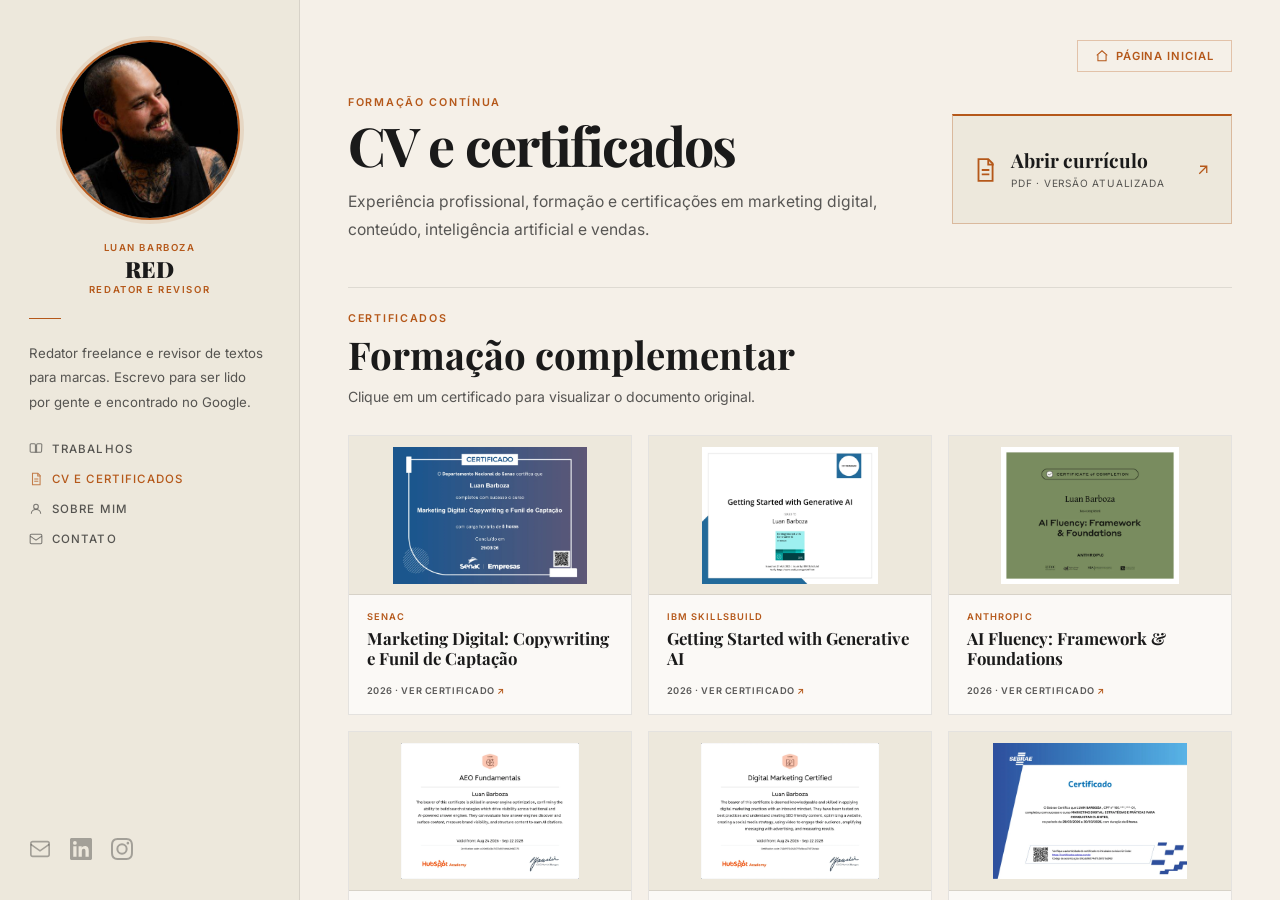
<file: certificados.html>
<!DOCTYPE html>
<html lang="pt-BR" dir="ltr">
<head>
  <meta charset="UTF-8" />
  <meta name="viewport" content="width=device-width, initial-scale=1.0" />
  <title>CV e certificados · RED</title>
  <meta name="description" content="Currículo e certificados profissionais de Luan Barboza, redator, revisor e copywriter." />
  <meta property="og:type" content="website" />
  <meta property="og:title" content="RED · Redator e Revisor" />
  <meta property="og:description" content="Copy publicitário, SEO e conteúdo estratégico para marcas e negócios." />
  <meta property="og:image" content="https://redredator-lgtm.github.io/og-image.jpg" />
  <meta property="og:url" content="https://redredator-lgtm.github.io/" />
  <meta name="twitter:card" content="summary" />
  <meta name="author" content="Luan Barboza" />
  <meta name="theme-color" content="#1A1A1A" />
  <meta name="format-detection" content="telephone=no" />
  <meta name="geo.region" content="BR-BA" />
  <link rel="icon" href="data:image/svg+xml,<svg xmlns=%22http://www.w3.org/2000/svg%22 viewBox=%220 0 100 100%22><text y=%22.9em%22 font-size=%2290%22>%F0%9F%93%98</text></svg>">
  <link rel="prefetch" href="trabalhos.html" />
  <link rel="canonical" href="https://redredator-lgtm.github.io/certificados.html" />
  <link rel="manifest" href="/manifest.json" />
  <link rel="preconnect" href="https://fonts.googleapis.com" />
  <link rel="preconnect" href="https://fonts.gstatic.com" crossorigin />
  <link rel="preload" href="https://fonts.googleapis.com/css2?family=Playfair+Display:ital,wght@0,400;0,700;0,900;1,400;1,700&family=Inter:wght@300;400;500;600&display=swap" as="style" />
  <link href="https://fonts.googleapis.com/css2?family=Playfair+Display:ital,wght@0,400;0,700;0,900;1,400;1,700&family=Inter:wght@300;400;500;600&display=swap" rel="stylesheet" />
  <style>

    html { scroll-behavior: smooth; }
    *, *::before, *::after { box-sizing: border-box; margin: 0; padding: 0; }

    :root {
      --fundo:   #F5F0E8;
      --fundo2:  #EDE8DC;
      --creme:   #1A1A1A;
      --dourado: #B5581A;
      --medio:   rgba(26,26,26,0.72);
      --borda:   rgba(26,26,26,0.1);
    }

    html { height: 100%; }

    body {
      font-family: 'Inter', sans-serif;
      background: var(--fundo);
      color: var(--creme);
      margin: 0;
      padding: 0;
      height: 100%;
    }

    ::-webkit-scrollbar { width: 0px; background: transparent; }
    ::-webkit-scrollbar-thumb { background: transparent; }
    * { scrollbar-width: none; }

    /* ══ LAYOUT DUAS COLUNAS ══ */
    .layout {
      display: flex;
      height: 100vh;
      overflow: hidden;
    }

    /* ══ SIDEBAR ══ */
    .sidebar {
      width: 300px;
      flex-shrink: 0;
      background: var(--fundo2);
      border-right: 1px solid var(--borda);
      padding: 2.5rem 1.8rem;
      display: flex;
      flex-direction: column;
      gap: 1.4rem;
      height: 100%;
      overflow-y: auto;
    }

    /* ── Foto ── */
    .foto-placeholder {
      width: 140px;
      height: 140px;
      min-width: 140px;
      min-height: 140px;
      align-self: center;
      border-radius: 50%;
      background: rgba(26,26,26,0.06);
      border: 2px dashed rgba(181,88,26,0.4);
      display: flex;
      flex-direction: column;
      align-items: center;
      justify-content: center;
      gap: 0.2rem;
      color: var(--medio);
      font-size: 0.52rem;
      font-weight: 500;
      letter-spacing: 0.06em;
      text-align: center;
    }

    /* ============================================================
       👤 FOTO DE PERFIL, SUBSTITUA AQUI
       Apague o .foto-placeholder e coloque:
       <img src="foto.jpg" alt="RED" class="perfil-img" />
       ============================================================ */
    .perfil-img {
      width: 180px;
      height: 180px;
      min-width: 180px;
      min-height: 180px;
      align-self: center;
      border-radius: 50%;
      object-fit: cover;
      object-position: center 25%;
      border: 2px solid var(--dourado);
      box-shadow: 0 0 0 4px rgba(181,88,26,0.12);
      display: block;
    }

    .sidebar-nome {
      font-family: 'Playfair Display', serif;
      font-size: 1.4rem;
      font-weight: 900;
      color: var(--creme);
      line-height: 1.1;
      margin-bottom: 0.2rem;
      text-align: center;
    }

    .sidebar-cargo {
      font-size: 0.6rem;
      font-weight: 600;
      letter-spacing: 0.16em;
      text-transform: uppercase;
      color: var(--dourado);
      text-align: center;
    }

    .divisor {
      width: 32px;
      height: 1px;
      background: var(--dourado);
      opacity: 0.4;
    }

    .sidebar-bio {
      font-size: 0.83rem;
      line-height: 1.82;
      color: var(--medio);
    }

    .sidebar-nav {
      list-style: none;
      display: flex;
      flex-direction: column;
      gap: 0.2rem;
    }

    .sidebar-nav a {
      font-size: 0.72rem;
      font-weight: 500;
      letter-spacing: 0.1em;
      text-transform: uppercase;
      color: var(--medio);
      text-decoration: none;
      padding: 0.4rem 0;
      display: flex;
      align-items: center;
      gap: 0;
      transition: color 0.2s, gap 0.2s;
    }

    .nav-icone {
      flex-shrink: 0;
      margin-right: 0.55rem;
      opacity: 0.75;
    }

    .sidebar-nav a::before {
      content: '';
      width: 0;
      height: 1px;
      background: var(--dourado);
      transition: width 0.25s, margin 0.25s;
      display: inline-block;
    }

    .sidebar-nav a:hover { color: var(--creme); gap: 0.5rem; }
    .sidebar-nav a:hover::before { width: 14px; }

    .sidebar-btns {
      display: flex;
      flex-direction: row;
      gap: 1.2rem;
      margin-top: auto;
      padding-top: 1rem;
      align-items: center;
    }

    .icone-social {
      color: rgba(26,26,26,0.35);
      text-decoration: none;
      transition: color 0.2s, transform 0.2s;
      display: flex;
      align-items: center;
    }

    .icone-social:hover {
      color: var(--dourado);
      transform: translateY(-2px);
    }

    /* ══ CONTEÚDO DIREITA ══ */
    .conteudo {
      flex: 1;
      padding: 2.5rem 3rem;
      overflow-y: auto;
      height: 100%;
    }

    /* ── Citação ── */
    .citacao {
      padding-bottom: 2.5rem;
      border-bottom: 1px solid var(--borda);
      margin-bottom: 2rem;
    }

    .citacao blockquote {
      font-family: 'Playfair Display', serif;
      font-size: clamp(1rem, 1.8vw, 1.35rem);
      font-style: italic;
      color: var(--creme);
      line-height: 1.6;
      margin-bottom: 0.8rem;
      padding-left: 1.2rem;
      border-left: 2px solid var(--dourado);
    }

    .citacao cite {
      font-size: 0.65rem;
      font-weight: 600;
      letter-spacing: 0.14em;
      text-transform: uppercase;
      color: var(--dourado);
      font-style: normal;
      padding-left: 1.2rem;
    }


    .trabalho-thumb {
      width: 100%;
      height: 200px;
      overflow: hidden;
      margin-bottom: 0;
    }

    .trabalho-thumb img {
      width: 100%;
      height: 100%;
      object-fit: cover;
      object-position: center top;
      transition: transform 0.4s ease;
      filter: brightness(0.95);
    }

    .trabalho-item:hover .trabalho-thumb img {
      transform: scale(1.03);
      filter: brightness(1);
    }

    /* ── Grid de trabalhos ── */
    .trabalhos-lista {
      display: grid;
      grid-template-columns: repeat(3, 1fr);
      gap: 1.2rem;
      margin-bottom: 1.8rem;
    }

    .home-topo {
      display: flex;
      justify-content: flex-end;
      margin-bottom: 1.2rem;
    }

    .home-topo a {
      font-size: 0.7rem;
      font-weight: 600;
      letter-spacing: 0.08em;
      text-transform: uppercase;
      color: var(--dourado);
      text-decoration: none;
      border: 1px solid rgba(181,88,26,0.3);
      padding: 0.5rem 1.1rem;
      display: inline-flex;
      align-items: center;
      gap: 0.4rem;
      transition: background 0.2s, color 0.2s;
    }

    .home-topo a:hover { background: var(--dourado); color: #F5F0E8; }

    .foto-link { display: flex; justify-content: center; align-self: center; }

    .trabalhos-rodape {
      text-align: center;
      padding-bottom: 1.8rem;
      border-bottom: 1px solid var(--borda);
      margin-bottom: 1.5rem;
    }

    .veja-mais {
      font-size: 0.7rem;
      font-weight: 600;
      letter-spacing: 0.1em;
      text-transform: uppercase;
      color: var(--dourado);
      text-decoration: none;
      border: 1px solid rgba(181,88,26,0.3);
      padding: 0.55rem 1.4rem;
      display: inline-block;
      transition: background 0.2s, color 0.2s;
    }

    .veja-mais:hover { background: var(--dourado); color: #F5F0E8; }

    /* ── Seção título ── */
    .secao-titulo {
      font-family: 'Playfair Display', serif;
      font-size: 0.95rem;
      font-weight: 700;
      color: var(--creme);
      letter-spacing: 0.04em;
      padding-bottom: 1rem;
      border-bottom: 1px solid var(--borda);
      margin-bottom: 0;
      text-align: center;
    }

    /* ── Trabalhos ── */
    .trabalho-item {
      display: block;
      padding: 0;
      border: 1px solid var(--borda);
      text-decoration: none;
      transition: border-color 0.2s, transform 0.2s;
      overflow: hidden;
      min-height: 0;
    }

    .trabalho-item:hover { border-color: var(--dourado); transform: translateY(-3px); }
    .trabalho-item:hover .trabalho-titulo { color: var(--dourado); }

    .trabalho-corpo-interno {
      padding: 1rem;
    }

    .trabalho-meta {
      display: flex;
      align-items: center;
      gap: 0.5rem;
      margin-bottom: 0.35rem;
      flex-wrap: nowrap;
    }

    .trabalho-data {
      font-size: 0.63rem;
      font-weight: 500;
      color: var(--dourado);
      letter-spacing: 0.06em;
    }

    .trabalho-veiculo {
      font-size: 0.63rem;
      font-weight: 600;
      letter-spacing: 0.1em;
      text-transform: uppercase;
      color: var(--medio);
    }

    .trabalho-veiculo::before {
      content: '·';
      margin-right: 0.5rem;
      opacity: 0.4;
    }

    .trabalho-role {
      font-size: 0.6rem;
      font-weight: 700;
      letter-spacing: 0.12em;
      text-transform: uppercase;
      color: #F5F0E8;
      background: var(--dourado);
      padding: 0.15rem 0.5rem;
      margin-left: 0.3rem;
    }

    .trabalho-titulo {
      font-family: 'Playfair Display', serif;
      font-size: 1.05rem;
      font-weight: 700;
      color: var(--creme);
      line-height: 1.3;
      margin-bottom: 0.4rem;
      transition: color 0.2s;
    }

    .trabalho-trecho {
      font-size: 0.84rem;
      line-height: 1.75;
      color: var(--medio);
      display: -webkit-box;
      -webkit-line-clamp: 3;
      -webkit-box-orient: vertical;
      overflow: hidden;
    }

    /* ── Sobre ── */
    .sobre-grid {
      display: grid;
      grid-template-columns: 1fr 1fr;
      gap: 2.5rem;
      padding: 2rem 0;
      border-bottom: 1px solid var(--borda);
      margin-bottom: 1.5rem;
    }

    .sobre-bloco h3 {
      font-family: 'Playfair Display', serif;
      font-size: 0.95rem;
      font-weight: 700;
      color: var(--creme);
      margin-bottom: 0.7rem;
    }

    .sobre-bloco p {
      font-size: 0.84rem;
      line-height: 1.85;
      color: var(--medio);
    }

    .sobre-bloco p strong { color: var(--creme); font-weight: 600; }

    /* ── Skills ── */
    .skills-lista {
      display: flex;
      flex-direction: column;
      gap: 0;
    }
    .skill-item {
      display: flex;
      align-items: baseline;
      gap: 0.8rem;
      padding: 0.75rem 0;
      border-bottom: 1px solid var(--borda);
    }
    .skill-item:first-child { border-top: 1px solid var(--borda); }
    .skill-num {
      font-family: 'Playfair Display', serif;
      font-size: 0.65rem;
      font-weight: 700;
      color: var(--dourado);
      letter-spacing: 0.08em;
      flex-shrink: 0;
      min-width: 1.6rem;
    }
    .skill-nome {
      font-family: 'Inter', sans-serif;
      font-size: 0.8rem;
      font-weight: 500;
      color: var(--creme);
      letter-spacing: 0.02em;
      line-height: 1.3;
    }

    /* ── Tags ── */
    .tags {
      display: flex;
      flex-wrap: wrap;
      gap: 0.4rem;
      padding: 1.5rem 0;
      border-bottom: 1px solid var(--borda);
      margin-bottom: 1.5rem;
    }

    .tag {
      font-size: 0.58rem;
      font-weight: 600;
      letter-spacing: 0.12em;
      text-transform: uppercase;
      color: var(--dourado);
      border: 1px solid rgba(200,160,68,0.25);
      padding: 0.28rem 0.65rem;
      transition: background 0.2s, color 0.2s;
      cursor: default;
    }

    .tag:hover { background: var(--dourado); color: #F5F0E8; }

    /* ── Footer ── */
    footer {
      font-size: 0.63rem;
      color: var(--medio);
      padding-bottom: 2rem;
      display: flex;
      justify-content: space-between;
      align-items: center;
    }

    .footer-redes { display: flex; gap: 1rem; }

    .footer-redes a {
      font-size: 0.63rem;
      font-weight: 600;
      letter-spacing: 0.1em;
      text-transform: uppercase;
      color: var(--medio);
      text-decoration: none;
      transition: color 0.2s;
    }

    .footer-redes a:hover { color: var(--dourado); }


    /* ── MODAL ── */
    .modal-overlay {
      display: none;
      position: fixed;
      inset: 0;
      background: rgba(0,0,0,0.75);
      z-index: 200;
      align-items: center;
      justify-content: center;
      padding: 2rem;
    }

    .modal-overlay.ativo {
      display: flex;
    }

    .modal {
      background: var(--fundo);
      border: 1px solid var(--borda);
      max-width: 700px;
      width: 100%;
      max-height: 88vh;
      overflow-y: auto;
      position: relative;
      animation: fadeUp 0.3s ease;
    }

    .modal-fechar {
      position: absolute;
      top: 1rem;
      right: 1rem;
      background: none;
      border: none;
      color: var(--medio);
      font-size: 1.5rem;
      cursor: pointer;
      z-index: 10;
      line-height: 1;
      transition: color 0.2s;
    }

    .modal-fechar:hover { color: var(--dourado); }

    .modal-imgs {
      display: grid;
      grid-template-columns: repeat(auto-fit, minmax(200px, 1fr));
      gap: 0;
    }

    .modal-imgs img {
      width: 100%;
      display: block;
      object-fit: cover;
    }

    .modal-corpo {
      padding: 1.8rem;
    }

    .modal-meta {
      display: flex;
      align-items: center;
      gap: 0.5rem;
      margin-bottom: 0.8rem;
      flex-wrap: wrap;
    }

    .modal-data {
      font-size: 0.65rem;
      font-weight: 500;
      color: var(--dourado);
      letter-spacing: 0.06em;
    }

    .modal-veiculo {
      font-size: 0.65rem;
      font-weight: 600;
      letter-spacing: 0.1em;
      text-transform: uppercase;
      color: var(--medio);
    }

    .modal-veiculo::before {
      content: "·";
      margin-right: 0.5rem;
      opacity: 0.4;
    }

    .modal-role {
      font-size: 0.6rem;
      font-weight: 700;
      letter-spacing: 0.12em;
      text-transform: uppercase;
      color: #F5F0E8;
      background: var(--dourado);
      padding: 0.15rem 0.5rem;
    }

    .modal-titulo {
      font-family: "Playfair Display", serif;
      font-size: 1.3rem;
      font-weight: 700;
      color: var(--creme);
      line-height: 1.3;
      margin-bottom: 1rem;
    }

    .modal-texto {
      font-size: 0.92rem;
      line-height: 1.85;
      color: var(--medio);
      white-space: pre-line;
    }

    /* ── Animações ── */
    @keyframes fadeUp {
      from { opacity: 0; transform: translateY(10px); }
      to   { opacity: 1; transform: translateY(0); }
    }

    .sidebar > * { opacity: 0; animation: fadeUp 0.4s ease forwards; }
    .sidebar > *:nth-child(1) { animation-delay: 0.05s; }
    .sidebar > *:nth-child(2) { animation-delay: 0.12s; }
    .sidebar > *:nth-child(3) { animation-delay: 0.18s; }
    .sidebar > *:nth-child(4) { animation-delay: 0.24s; }
    .sidebar > *:nth-child(5) { animation-delay: 0.30s; }
    .sidebar > *:nth-child(6) { animation-delay: 0.36s; }

    .trabalho-item { opacity: 0; animation: fadeUp 0.4s ease forwards; }
    .trabalho-item:nth-child(1) { animation-delay: 0.2s; }
    .trabalho-item:nth-child(2) { animation-delay: 0.28s; }
    .trabalho-item:nth-child(3) { animation-delay: 0.36s; }
    .trabalho-item:nth-child(4) { animation-delay: 0.44s; }
    .trabalho-item:nth-child(5) { animation-delay: 0.52s; }

    /* ── Responsivo ── */
    @media (max-width: 700px) {
      html, body { height: auto; }
      .layout { flex-direction: column; height: auto; min-height: 100vh; overflow: visible; }
      .sidebar { width: 100%; height: auto; max-height: none; flex-shrink: 0; position: static; border-right: none; border-bottom: 1px solid var(--borda); overflow-y: visible; }
      .sidebar-btns { flex-direction: row; flex-wrap: wrap; padding-top: 0; }
      .conteudo { padding: 2rem 1.5rem; overflow-y: visible; height: auto; flex: none; }
      .trabalhos-lista { grid-template-columns: repeat(2, 1fr); gap: 0.8rem; }
      .trabalho-thumb { height: 140px; }
      .trabalho-corpo-interno { padding: 0.7rem; }
      .trabalho-meta { flex-wrap: nowrap; gap: 0.3rem; margin-bottom: 0.25rem; overflow: hidden; }
      .trabalho-veiculo { overflow: hidden; text-overflow: ellipsis; white-space: nowrap; min-width: 0; }
      .trabalho-role { flex-shrink: 0; }
      .trabalho-titulo { font-size: 0.82rem; margin-bottom: 0.25rem; }
      .trabalho-trecho { font-size: 0.74rem; line-height: 1.5; -webkit-line-clamp: 2; max-height: 3.05em; }
      .sobre-grid { grid-template-columns: 1fr; }
      footer { flex-direction: column; gap: 0.5rem; }
    }
    .cta-contato {
      margin: 2rem 0 1rem;
      text-align: center;
    }
    .cta-texto {
      font-family: 'Playfair Display', serif;
      font-size: 1.1rem;
      font-style: italic;
      color: var(--creme);
      margin-bottom: 1rem;
    }
    .cta-links { display: flex; gap: 1rem; justify-content: center; }
    .cta-btn {
      display: inline-block;
      padding: 0.5rem 1.4rem;
      border: 1px solid var(--dourado);
      color: var(--dourado);
      font-size: 0.75rem;
      font-weight: 600;
      letter-spacing: 0.08em;
      text-transform: uppercase;
      text-decoration: none;
      transition: background 0.2s, color 0.2s;
    }
    .cta-btn:hover { background: var(--dourado); color: #1A1A1A; }

    .sidebar-nav a[aria-current="page"] { color: var(--dourado); }
    .certificados-conteudo { padding-bottom: 0; }
    .certificados-header { display: grid; grid-template-columns: minmax(0, 1fr) 280px; gap: clamp(1.5rem, 3vw, 2.5rem); align-items: center; margin: 1.5rem 0 2.75rem; }
    .certificados-kicker { color: var(--dourado); font-size: 0.67rem; font-weight: 600; letter-spacing: 0.16em; text-transform: uppercase; margin-bottom: 0.65rem; }
    .certificados-header h1 { font-family: 'Playfair Display', serif; font-size: clamp(3rem, 4.2vw, 4.35rem); line-height: 0.98; letter-spacing: -0.035em; margin-bottom: 1rem; white-space: nowrap; }
    .certificados-header > div > p:last-child { max-width: 680px; color: var(--medio); font-size: 0.98rem; line-height: 1.75; }
    .cv-card { min-height: 110px; background: var(--fundo2); color: var(--creme); border: 1px solid rgba(181,88,26,0.32); border-top: 2px solid var(--dourado); text-decoration: none; padding: 1.1rem 1.2rem; display: grid; grid-template-columns: 26px minmax(0, 1fr) 18px; gap: 0.8rem; align-items: center; transition: transform 0.25s ease, border-color 0.25s ease, background 0.25s ease; }
    .cv-card:hover { transform: translateY(-3px); background: #e8dfd1; border-color: var(--dourado); }
    .cv-card-icon, .cv-card-arrow { color: var(--dourado); display: flex; align-items: center; justify-content: center; }
    .cv-card-copy { display: flex; flex-direction: column; gap: 0.3rem; min-width: 0; }
    .cv-card strong { font-family: 'Playfair Display', serif; font-size: 1.2rem; line-height: 1.1; }
    .cv-card small { color: var(--medio); font-size: 0.63rem; letter-spacing: 0.08em; text-transform: uppercase; line-height: 1.4; }
    .certificados-intro { width: 100%; margin-bottom: 1.6rem; border-top: 1px solid var(--borda); padding: 1.5rem 0 0.1rem; }
    .certificados-intro h2 { font-family: 'Playfair Display', serif; font-size: clamp(1.8rem, 3vw, 2.45rem); line-height: 1.02; margin-bottom: 0.65rem; }
    .certificados-intro > p:last-child { color: var(--medio); font-size: 0.88rem; line-height: 1.65; }
    .certificados-grid { display: grid; grid-template-columns: repeat(3, minmax(0, 1fr)); gap: 1rem; }
    .certificado-card { background: rgba(255,255,255,0.62); border: 1px solid var(--borda); overflow: hidden; transition: transform 0.25s ease, border-color 0.25s ease, box-shadow 0.25s ease; }
    .certificado-card:hover { transform: translateY(-3px); border-color: rgba(181,88,26,0.38); box-shadow: 0 10px 24px rgba(26,26,26,0.07); }
    .certificado-card a { color: inherit; text-decoration: none; display: flex; flex-direction: column; height: 100%; }
    .certificado-thumb { background: var(--fundo2); border-bottom: 1px solid var(--borda); aspect-ratio: 16 / 9; padding: 0.65rem; overflow: hidden; display: flex; align-items: center; justify-content: center; }
    .certificado-thumb img { width: 100%; height: 100%; object-fit: contain; transition: transform 0.35s ease; }
    .certificado-card:hover .certificado-thumb img { transform: scale(1.025); }
    .certificado-info { flex: 1; padding: 1rem 1.1rem 1.15rem; display: flex; flex-direction: column; align-items: flex-start; }
    .certificado-info span, .certificado-info small { display: block; color: var(--dourado); font-size: 0.58rem; font-weight: 600; letter-spacing: 0.12em; text-transform: uppercase; }
    .certificado-info h2 { font-family: 'Playfair Display', serif; font-size: 1.05rem; line-height: 1.18; margin: 0.45rem 0 1rem; }
    .certificado-info small { color: var(--medio); letter-spacing: 0.06em; margin-top: auto; }
    .certificado-info small::after { content: '  ↗'; color: var(--dourado); }
    @media (max-width: 1050px) {
      .certificados-header { grid-template-columns: 1fr; }
      .certificados-header h1 { white-space: normal; }
      .cv-card { max-width: 360px; }
      .certificados-grid { grid-template-columns: repeat(2, minmax(0, 1fr)); }
    }
    @media (max-width: 820px) {
      .certificados-header { grid-template-columns: 1fr; margin-top: 1rem; }
      .certificados-grid { grid-template-columns: 1fr; }
      .cv-card { max-width: none; min-height: 108px; }
    }
    @media (max-width: 480px) {
      .certificados-header h1 { font-size: 2.7rem; }
      .certificado-info h2 { font-size: 1rem; }
    }
  </style>
</head>
<body>
<div class="layout">
  <aside class="sidebar">

    <!-- ============================================================
         👤 FOTO DE PERFIL, SUBSTITUA AQUI
         Apague o .foto-placeholder e coloque:
         <img src="foto.jpg" alt="RED" class="perfil-img" />
         ============================================================ -->
    <a href="index.html" class="foto-link" title="Voltar para a página inicial">
    <div class="foto-placeholder" style="display:none"></div>
    <img src="img/perfil.jpg" alt="RED" class="perfil-img" />
    </a>

    <div>
      <p class="sidebar-cargo" style="margin-bottom:0.2rem;">Luan Barboza</p>
      <p class="sidebar-nome">RED</p>
      <p class="sidebar-cargo">Redator e Revisor</p>
    </div>

    <div class="divisor"></div>

    <p class="sidebar-bio">Redator freelance e revisor de textos para marcas. Escrevo para ser lido por gente e encontrado no Google.</p>

    <ul class="sidebar-nav">
      <li><a href="trabalhos.html"><svg class="nav-icone" width="14" height="14" viewBox="0 0 24 24" fill="none" stroke="currentColor" stroke-width="1.8"><path d="M2 4.5A1.5 1.5 0 0 1 3.5 3H9a2 2 0 0 1 2 2v14a1.5 1.5 0 0 0-1.5-1.5H3.5A1.5 1.5 0 0 1 2 16z"/><path d="M22 4.5A1.5 1.5 0 0 0 20.5 3H15a2 2 0 0 0-2 2v14a1.5 1.5 0 0 1 1.5-1.5h5.5a1.5 1.5 0 0 0 1.5-1.5z"/></svg>Trabalhos</a></li>
      <li><a href="certificados.html" aria-current="page"><svg class="nav-icone" width="14" height="14" viewBox="0 0 24 24" fill="none" stroke="currentColor" stroke-width="1.8"><path d="M6 2h9l4 4v16H6z"/><path d="M15 2v5h5M9 12h7M9 16h7"/></svg>CV e certificados</a></li>
      <li><a href="sobre.html"><svg class="nav-icone" width="14" height="14" viewBox="0 0 24 24" fill="none" stroke="currentColor" stroke-width="1.8"><circle cx="12" cy="8" r="4"/><path d="M4 20c0-4 3.5-7 8-7s8 3 8 7"/></svg>Sobre mim</a></li>
      <li><a href="&#109;&#97;&#105;&#108;&#116;&#111;&#58;&#114;&#101;&#100;&#114;&#101;&#100;&#97;&#116;&#111;&#114;&#64;&#103;&#109;&#97;&#105;&#108;&#46;&#99;&#111;&#109;"><svg class="nav-icone" width="14" height="14" viewBox="0 0 24 24" fill="none" stroke="currentColor" stroke-width="1.8"><rect x="2" y="4" width="20" height="16" rx="2"/><path d="M2 7l10 7 10-7"/></svg>Contato</a></li>
    </ul>

    <!-- LINKS REAIS -->
    <div class="sidebar-btns">
      <a href="&#109;&#97;&#105;&#108;&#116;&#111;&#58;&#114;&#101;&#100;&#114;&#101;&#100;&#97;&#116;&#111;&#114;&#64;&#103;&#109;&#97;&#105;&#108;&#46;&#99;&#111;&#109;" class="icone-social" title="E-mail">
        <svg width="22" height="22" viewBox="0 0 24 24" fill="none" stroke="currentColor" stroke-width="1.8"><rect x="2" y="4" width="20" height="16" rx="2"/><path d="M2 7l10 7 10-7"/></svg>
      </a>
      <a href="https://www.linkedin.com/in/luan-barboza-79648233a/" target="_blank" rel="noopener noreferrer me" class="icone-social" title="LinkedIn">
        <svg width="22" height="22" viewBox="0 0 24 24" fill="currentColor"><path d="M20.447 20.452h-3.554v-5.569c0-1.328-.027-3.037-1.852-3.037-1.853 0-2.136 1.445-2.136 2.939v5.667H9.351V9h3.414v1.561h.046c.477-.9 1.637-1.85 3.37-1.85 3.601 0 4.267 2.37 4.267 5.455v6.286zM5.337 7.433a2.062 2.062 0 01-2.063-2.065 2.064 2.064 0 112.063 2.065zm1.782 13.019H3.555V9h3.564v11.452zM22.225 0H1.771C.792 0 0 .774 0 1.729v20.542C0 23.227.792 24 1.771 24h20.451C23.2 24 24 23.227 24 22.271V1.729C24 .774 23.2 0 22.222 0h.003z"/></svg>
      </a>
      <a href="https://www.instagram.com/redredator/" target="_blank" rel="noopener noreferrer me" class="icone-social" title="Instagram">
        <svg width="22" height="22" viewBox="0 0 24 24" fill="currentColor"><path d="M12 2.163c3.204 0 3.584.012 4.85.07 3.252.148 4.771 1.691 4.919 4.919.058 1.265.069 1.645.069 4.849 0 3.205-.012 3.584-.069 4.849-.149 3.225-1.664 4.771-4.919 4.919-1.266.058-1.644.07-4.85.07-3.204 0-3.584-.012-4.849-.07-3.26-.149-4.771-1.699-4.919-4.92-.058-1.265-.07-1.644-.07-4.849 0-3.204.013-3.583.07-4.849.149-3.227 1.664-4.771 4.919-4.919 1.266-.057 1.645-.069 4.849-.069zM12 0C8.741 0 8.333.014 7.053.072 2.695.272.273 2.69.073 7.052.014 8.333 0 8.741 0 12c0 3.259.014 3.668.072 4.948.2 4.358 2.618 6.78 6.98 6.98C8.333 23.986 8.741 24 12 24c3.259 0 3.668-.014 4.948-.072 4.354-.2 6.782-2.618 6.979-6.98.059-1.28.073-1.689.073-4.948 0-3.259-.014-3.667-.072-4.947-.196-4.354-2.617-6.78-6.979-6.98C15.668.014 15.259 0 12 0zm0 5.838a6.162 6.162 0 100 12.324 6.162 6.162 0 000-12.324zM12 16a4 4 0 110-8 4 4 0 010 8zm6.406-11.845a1.44 1.44 0 100 2.881 1.44 1.44 0 000-2.881z"/></svg>
      </a>
    </div>

  </aside>
  <main class="conteudo certificados-conteudo">
    <div class="home-topo">
      <a href="index.html"><svg width="14" height="14" viewBox="0 0 24 24" fill="none" stroke="currentColor" stroke-width="1.8"><path d="M3 11l9-8 9 8"/><path d="M5 10v10h14V10"/></svg>Página inicial</a>
    </div>

    <header class="certificados-header">
      <div>
        <p class="certificados-kicker">Formação contínua</p>
        <h1>CV e certificados</h1>
        <p>Experiência profissional, formação e certificações em marketing digital, conteúdo, inteligência artificial e vendas.</p>
      </div>
      <a class="cv-card" href="assets/cv/CV_Luan_Barboza.pdf" target="_blank" rel="noopener">
        <span class="cv-card-icon" aria-hidden="true"><svg width="28" height="28" viewBox="0 0 24 24" fill="none" stroke="currentColor" stroke-width="1.7"><path d="M6 2h9l4 4v16H6z"/><path d="M15 2v5h5M9 12h7M9 16h7"/></svg></span>
        <span class="cv-card-copy"><strong>Abrir currículo</strong><small>PDF · versão atualizada</small></span>
        <span class="cv-card-arrow" aria-hidden="true"><svg width="18" height="18" viewBox="0 0 24 24" fill="none" stroke="currentColor" stroke-width="1.7"><path d="M7 17 17 7M8 7h9v9"/></svg></span>
      </a>
    </header>

    <div class="certificados-intro">
      <p class="certificados-kicker">Certificados</p>
      <h2>Formação complementar</h2>
      <p>Clique em um certificado para visualizar o documento original.</p>
    </div>

    <section class="certificados-grid" aria-label="Lista de certificados">
      <article class="certificado-card">
              <a href="assets/certificados/senac-copywriting-funil.pdf" target="_blank" rel="noopener" aria-label="Abrir certificado: Marketing Digital: Copywriting e Funil de Captação">
                <div class="certificado-thumb"><img src="img/certificados/senac-copywriting-funil.webp" alt="Certificado Marketing Digital: Copywriting e Funil de Captação" loading="lazy" /></div>
                <div class="certificado-info"><span>Senac</span><h2>Marketing Digital: Copywriting e Funil de Captação</h2><small>2026 · Ver certificado</small></div>
              </a>
            </article>
      <article class="certificado-card">
              <a href="assets/certificados/ibm-ia-generativa.pdf" target="_blank" rel="noopener" aria-label="Abrir certificado: Getting Started with Generative AI">
                <div class="certificado-thumb"><img src="img/certificados/ibm-ia-generativa.webp" alt="Certificado Getting Started with Generative AI" loading="lazy" /></div>
                <div class="certificado-info"><span>IBM SkillsBuild</span><h2>Getting Started with Generative AI</h2><small>2026 · Ver certificado</small></div>
              </a>
            </article>
      <article class="certificado-card">
              <a href="assets/certificados/anthropic-ai-fluency.jpg" target="_blank" rel="noopener" aria-label="Abrir certificado: AI Fluency: Framework &amp; Foundations">
                <div class="certificado-thumb"><img src="img/certificados/anthropic-ai-fluency.webp" alt="Certificado AI Fluency: Framework &amp; Foundations" loading="lazy" /></div>
                <div class="certificado-info"><span>Anthropic</span><h2>AI Fluency: Framework &amp; Foundations</h2><small>2026 · Ver certificado</small></div>
              </a>
            </article>
      <article class="certificado-card">
              <a href="assets/certificados/hubspot-aeo-fundamentals.png" target="_blank" rel="noopener" aria-label="Abrir certificado: AEO Fundamentals">
                <div class="certificado-thumb"><img src="img/certificados/hubspot-aeo-fundamentals.webp" alt="Certificado AEO Fundamentals" loading="lazy" /></div>
                <div class="certificado-info"><span>HubSpot Academy</span><h2>AEO Fundamentals</h2><small>2026 · Ver certificado</small></div>
              </a>
            </article>
      <article class="certificado-card">
              <a href="assets/certificados/hubspot-digital-marketing.png" target="_blank" rel="noopener" aria-label="Abrir certificado: Digital Marketing Certified">
                <div class="certificado-thumb"><img src="img/certificados/hubspot-digital-marketing.webp" alt="Certificado Digital Marketing Certified" loading="lazy" /></div>
                <div class="certificado-info"><span>HubSpot Academy</span><h2>Digital Marketing Certified</h2><small>2026 · Ver certificado</small></div>
              </a>
            </article>
      <article class="certificado-card">
              <a href="assets/certificados/sebrae-marketing-digital.pdf" target="_blank" rel="noopener" aria-label="Abrir certificado: Marketing Digital: Estratégias e Práticas para Conquistar Clientes">
                <div class="certificado-thumb"><img src="img/certificados/sebrae-marketing-digital.webp" alt="Certificado Marketing Digital: Estratégias e Práticas para Conquistar Clientes" loading="lazy" /></div>
                <div class="certificado-info"><span>Sebrae</span><h2>Marketing Digital: Estratégias e Práticas para Conquistar Clientes</h2><small>2026 · Ver certificado</small></div>
              </a>
            </article>
      <article class="certificado-card">
              <a href="assets/certificados/rd-marketing-na-pratica.pdf" target="_blank" rel="noopener" aria-label="Abrir certificado: Certificação RD Station Marketing na Prática">
                <div class="certificado-thumb"><img src="img/certificados/rd-marketing-na-pratica.webp" alt="Certificado Certificação RD Station Marketing na Prática" loading="lazy" /></div>
                <div class="certificado-info"><span>RD Station</span><h2>Certificação RD Station Marketing na Prática</h2><small>2026 · Ver certificado</small></div>
              </a>
            </article>
      <article class="certificado-card">
              <a href="assets/certificados/rd-certificacao-bdr.pdf" target="_blank" rel="noopener" aria-label="Abrir certificado: Certificação em BDR">
                <div class="certificado-thumb"><img src="img/certificados/rd-certificacao-bdr.webp" alt="Certificado Certificação em BDR" loading="lazy" /></div>
                <div class="certificado-info"><span>RD Station</span><h2>Certificação em BDR</h2><small>2026 · Ver certificado</small></div>
              </a>
            </article>
      <article class="certificado-card">
              <a href="assets/certificados/rd-conversas-na-pratica.pdf" target="_blank" rel="noopener" aria-label="Abrir certificado: Certificação RD Station Conversas na Prática">
                <div class="certificado-thumb"><img src="img/certificados/rd-conversas-na-pratica.webp" alt="Certificado Certificação RD Station Conversas na Prática" loading="lazy" /></div>
                <div class="certificado-info"><span>RD Station</span><h2>Certificação RD Station Conversas na Prática</h2><small>2026 · Ver certificado</small></div>
              </a>
            </article>

    </section>

    <footer>
      <span>© 2026 RED · Redator e Revisor</span>
      <div class="footer-redes">
        <a href="https://www.linkedin.com/in/luan-barboza-79648233a" target="_blank" rel="noopener noreferrer">LinkedIn</a>
        <a href="https://www.instagram.com/redredator/" target="_blank" rel="noopener noreferrer">Instagram</a>
        <a href="&#109;&#97;&#105;&#108;&#116;&#111;&#58;&#114;&#101;&#100;&#114;&#101;&#100;&#97;&#116;&#111;&#114;&#64;&#103;&#109;&#97;&#105;&#108;&#46;&#99;&#111;&#109;">E-mail</a>
      </div>
    </footer>
  </main>

</div>
</body>
</html>
</file>
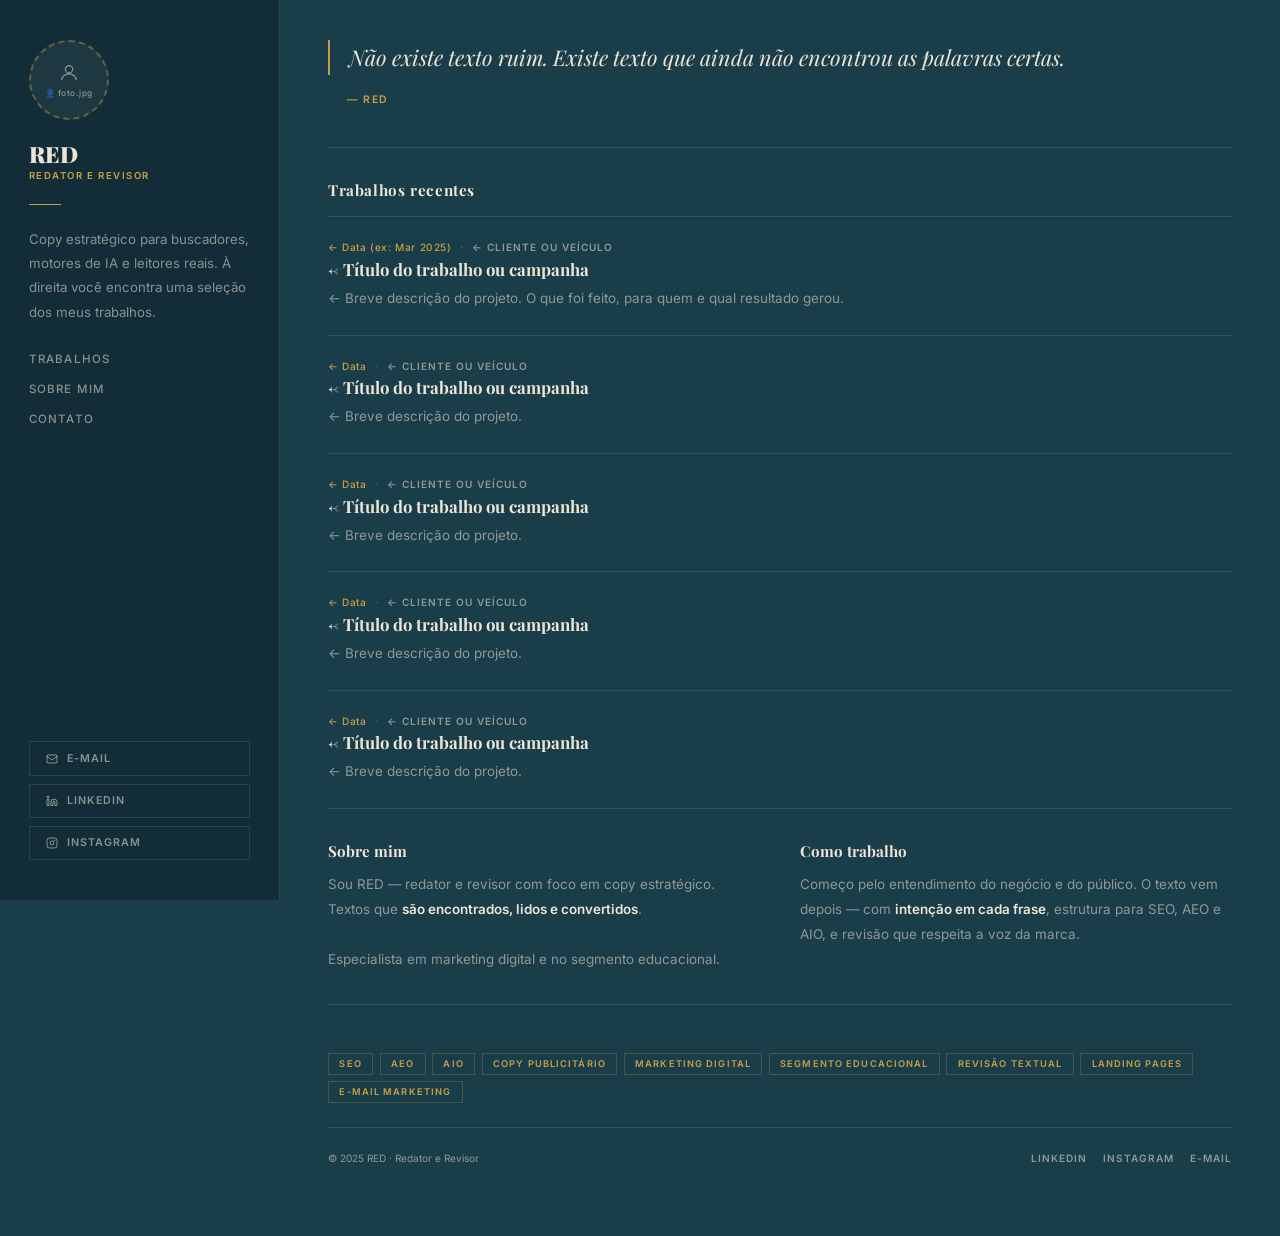
<file: index (1).html>
<!DOCTYPE html>
<html lang="pt-BR">
<head>
  <meta charset="UTF-8" />
  <meta name="viewport" content="width=device-width, initial-scale=1.0" />
  <title>RED · Redator e Revisor</title>
  <link href="https://fonts.googleapis.com/css2?family=Playfair+Display:ital,wght@0,400;0,700;0,900;1,400;1,700&family=Inter:wght@300;400;500;600&display=swap" rel="stylesheet" />
  <style>
    *, *::before, *::after { box-sizing: border-box; margin: 0; padding: 0; }

    :root {
      --fundo:   #1A3D4A;
      --fundo2:  #122d38;
      --creme:   #EDE6D6;
      --dourado: #C8A044;
      --medio:   rgba(237,230,214,0.55);
      --borda:   rgba(237,230,214,0.12);
    }

    html { height: 100%; }

    body {
      font-family: 'Inter', sans-serif;
      background: var(--fundo);
      color: var(--creme);
      min-height: 100vh;
      margin: 0;
      padding: 0;
    }

    /* ══ LAYOUT DUAS COLUNAS ══ */
    .layout {
      display: flex;
      min-height: 100vh;
    }

    /* ══ SIDEBAR ══ */
    .sidebar {
      width: 280px;
      flex-shrink: 0;
      background: var(--fundo2);
      border-right: 1px solid var(--borda);
      padding: 2.5rem 1.8rem;
      display: flex;
      flex-direction: column;
      gap: 1.4rem;
      position: sticky;
      top: 0;
      height: 100vh;
      overflow-y: auto;
    }

    /* ── Foto ── */
    .foto-placeholder {
      width: 80px;
      height: 80px;
      min-width: 80px;
      min-height: 80px;
      border-radius: 50%;
      background: rgba(237,230,214,0.06);
      border: 2px dashed rgba(200,160,68,0.4);
      display: flex;
      flex-direction: column;
      align-items: center;
      justify-content: center;
      gap: 0.2rem;
      color: var(--medio);
      font-size: 0.52rem;
      font-weight: 500;
      letter-spacing: 0.06em;
      text-align: center;
    }

    /* ============================================================
       👤 FOTO DE PERFIL — SUBSTITUA AQUI
       Apague o .foto-placeholder e coloque:
       <img src="foto.jpg" alt="RED" class="perfil-img" />
       ============================================================ */
    .perfil-img {
      width: 80px;
      height: 80px;
      min-width: 80px;
      min-height: 80px;
      border-radius: 50%;
      object-fit: cover;
      object-position: top;
      border: 2px solid var(--dourado);
      box-shadow: 0 0 0 4px rgba(200,160,68,0.12);
      display: block;
    }

    .sidebar-nome {
      font-family: 'Playfair Display', serif;
      font-size: 1.4rem;
      font-weight: 900;
      color: var(--creme);
      line-height: 1.1;
      margin-bottom: 0.2rem;
    }

    .sidebar-cargo {
      font-size: 0.6rem;
      font-weight: 600;
      letter-spacing: 0.16em;
      text-transform: uppercase;
      color: var(--dourado);
    }

    .divisor {
      width: 32px;
      height: 1px;
      background: var(--dourado);
      opacity: 0.4;
    }

    .sidebar-bio {
      font-size: 0.83rem;
      line-height: 1.82;
      color: var(--medio);
    }

    .sidebar-nav {
      list-style: none;
      display: flex;
      flex-direction: column;
      gap: 0.2rem;
    }

    .sidebar-nav a {
      font-size: 0.72rem;
      font-weight: 500;
      letter-spacing: 0.1em;
      text-transform: uppercase;
      color: var(--medio);
      text-decoration: none;
      padding: 0.4rem 0;
      display: flex;
      align-items: center;
      gap: 0;
      transition: color 0.2s, gap 0.2s;
    }

    .sidebar-nav a::before {
      content: '';
      width: 0;
      height: 1px;
      background: var(--dourado);
      transition: width 0.25s, margin 0.25s;
      display: inline-block;
    }

    .sidebar-nav a:hover { color: var(--creme); gap: 0.5rem; }
    .sidebar-nav a:hover::before { width: 14px; }

    .sidebar-btns {
      display: flex;
      flex-direction: column;
      gap: 0.5rem;
      margin-top: auto;
      padding-top: 1rem;
    }

    .btn-contato {
      display: flex;
      align-items: center;
      gap: 0.55rem;
      padding: 0.6rem 1rem;
      font-size: 0.67rem;
      font-weight: 600;
      letter-spacing: 0.1em;
      text-transform: uppercase;
      color: var(--medio);
      border: 1px solid var(--borda);
      text-decoration: none;
      transition: color 0.25s, border-color 0.25s;
      position: relative;
      overflow: hidden;
    }

    .btn-contato::before {
      content: '';
      position: absolute;
      inset: 0;
      background: var(--dourado);
      transform: translateX(-101%);
      transition: transform 0.28s ease;
      z-index: 0;
    }

    .btn-contato:hover::before { transform: translateX(0); }
    .btn-contato:hover { color: var(--fundo2); border-color: var(--dourado); }
    .btn-contato svg, .btn-contato span { position: relative; z-index: 1; }

    /* ══ CONTEÚDO DIREITA ══ */
    .conteudo {
      flex: 1;
      padding: 2.5rem 3rem;
      overflow-y: auto;
    }

    /* ── Citação ── */
    .citacao {
      padding-bottom: 2.5rem;
      border-bottom: 1px solid var(--borda);
      margin-bottom: 2rem;
    }

    .citacao blockquote {
      font-family: 'Playfair Display', serif;
      font-size: clamp(1rem, 1.8vw, 1.35rem);
      font-style: italic;
      color: var(--creme);
      line-height: 1.6;
      margin-bottom: 0.8rem;
      padding-left: 1.2rem;
      border-left: 2px solid var(--dourado);
    }

    .citacao cite {
      font-size: 0.65rem;
      font-weight: 600;
      letter-spacing: 0.14em;
      text-transform: uppercase;
      color: var(--dourado);
      font-style: normal;
      padding-left: 1.2rem;
    }

    /* ── Seção título ── */
    .secao-titulo {
      font-family: 'Playfair Display', serif;
      font-size: 0.95rem;
      font-weight: 700;
      color: var(--creme);
      letter-spacing: 0.04em;
      padding-bottom: 1rem;
      border-bottom: 1px solid var(--borda);
      margin-bottom: 0;
    }

    /* ── Trabalhos ── */
    .trabalho-item {
      display: block;
      padding: 1.5rem 0;
      border-bottom: 1px solid var(--borda);
      text-decoration: none;
      transition: padding-left 0.2s ease;
    }

    .trabalho-item:hover { padding-left: 0.6rem; }
    .trabalho-item:hover .trabalho-titulo { color: var(--dourado); }

    .trabalho-meta {
      display: flex;
      align-items: center;
      gap: 0.5rem;
      margin-bottom: 0.35rem;
    }

    .trabalho-data {
      font-size: 0.63rem;
      font-weight: 500;
      color: var(--dourado);
      letter-spacing: 0.06em;
    }

    .trabalho-veiculo {
      font-size: 0.63rem;
      font-weight: 600;
      letter-spacing: 0.1em;
      text-transform: uppercase;
      color: var(--medio);
    }

    .trabalho-veiculo::before {
      content: '·';
      margin-right: 0.5rem;
      opacity: 0.4;
    }

    .trabalho-titulo {
      font-family: 'Playfair Display', serif;
      font-size: 1.05rem;
      font-weight: 700;
      color: var(--creme);
      line-height: 1.3;
      margin-bottom: 0.4rem;
      transition: color 0.2s;
    }

    .trabalho-trecho {
      font-size: 0.84rem;
      line-height: 1.75;
      color: var(--medio);
      display: -webkit-box;
      -webkit-line-clamp: 2;
      -webkit-box-orient: vertical;
      overflow: hidden;
    }

    /* ── Sobre ── */
    .sobre-grid {
      display: grid;
      grid-template-columns: 1fr 1fr;
      gap: 2.5rem;
      padding: 2rem 0;
      border-bottom: 1px solid var(--borda);
      margin-bottom: 1.5rem;
    }

    .sobre-bloco h3 {
      font-family: 'Playfair Display', serif;
      font-size: 0.95rem;
      font-weight: 700;
      color: var(--creme);
      margin-bottom: 0.7rem;
    }

    .sobre-bloco p {
      font-size: 0.84rem;
      line-height: 1.85;
      color: var(--medio);
    }

    .sobre-bloco p strong { color: var(--creme); font-weight: 600; }

    /* ── Tags ── */
    .tags {
      display: flex;
      flex-wrap: wrap;
      gap: 0.4rem;
      padding: 1.5rem 0;
      border-bottom: 1px solid var(--borda);
      margin-bottom: 1.5rem;
    }

    .tag {
      font-size: 0.58rem;
      font-weight: 600;
      letter-spacing: 0.12em;
      text-transform: uppercase;
      color: var(--dourado);
      border: 1px solid rgba(200,160,68,0.25);
      padding: 0.28rem 0.65rem;
      transition: background 0.2s, color 0.2s;
      cursor: default;
    }

    .tag:hover { background: var(--dourado); color: var(--fundo2); }

    /* ── Footer ── */
    footer {
      font-size: 0.63rem;
      color: var(--medio);
      padding-bottom: 2rem;
      display: flex;
      justify-content: space-between;
      align-items: center;
    }

    .footer-redes { display: flex; gap: 1rem; }

    .footer-redes a {
      font-size: 0.63rem;
      font-weight: 600;
      letter-spacing: 0.1em;
      text-transform: uppercase;
      color: var(--medio);
      text-decoration: none;
      transition: color 0.2s;
    }

    .footer-redes a:hover { color: var(--dourado); }

    /* ── Animações ── */
    @keyframes fadeUp {
      from { opacity: 0; transform: translateY(10px); }
      to   { opacity: 1; transform: translateY(0); }
    }

    .sidebar > * { opacity: 0; animation: fadeUp 0.4s ease forwards; }
    .sidebar > *:nth-child(1) { animation-delay: 0.05s; }
    .sidebar > *:nth-child(2) { animation-delay: 0.12s; }
    .sidebar > *:nth-child(3) { animation-delay: 0.18s; }
    .sidebar > *:nth-child(4) { animation-delay: 0.24s; }
    .sidebar > *:nth-child(5) { animation-delay: 0.30s; }
    .sidebar > *:nth-child(6) { animation-delay: 0.36s; }

    .trabalho-item { opacity: 0; animation: fadeUp 0.4s ease forwards; }
    .trabalho-item:nth-child(1) { animation-delay: 0.2s; }
    .trabalho-item:nth-child(2) { animation-delay: 0.28s; }
    .trabalho-item:nth-child(3) { animation-delay: 0.36s; }
    .trabalho-item:nth-child(4) { animation-delay: 0.44s; }
    .trabalho-item:nth-child(5) { animation-delay: 0.52s; }

    /* ── Responsivo ── */
    @media (max-width: 700px) {
      .layout { flex-direction: column; }
      .sidebar { width: 100%; height: auto; position: static; border-right: none; border-bottom: 1px solid var(--borda); }
      .sidebar-btns { flex-direction: row; flex-wrap: wrap; padding-top: 0; }
      .conteudo { padding: 2rem 1.5rem; }
      .sobre-grid { grid-template-columns: 1fr; }
      footer { flex-direction: column; gap: 0.5rem; }
    }
  </style>
</head>
<body>
<div class="layout">

  <!-- ══ SIDEBAR ESQUERDA (FIXA) ══ -->
  <aside class="sidebar">

    <!-- ============================================================
         👤 FOTO DE PERFIL — SUBSTITUA AQUI
         Apague o .foto-placeholder e coloque:
         <img src="foto.jpg" alt="RED" class="perfil-img" />
         ============================================================ -->
    <div class="foto-placeholder">
      <svg width="22" height="22" viewBox="0 0 24 24" fill="none" stroke="currentColor" stroke-width="1.2"><circle cx="12" cy="8" r="4"/><path d="M4 20c0-4 3.6-7 8-7s8 3 8 7"/></svg>
      👤 foto.jpg
    </div>

    <div>
      <p class="sidebar-nome">RED</p><!-- SUBSTITUA pelo seu nome -->
      <p class="sidebar-cargo">Redator e Revisor</p>
    </div>

    <div class="divisor"></div>

    <p class="sidebar-bio">Copy estratégico para buscadores, motores de IA e leitores reais. À direita você encontra uma seleção dos meus trabalhos.</p><!-- SUBSTITUA -->

    <ul class="sidebar-nav">
      <li><a href="#trabalhos">Trabalhos</a></li>
      <li><a href="#sobre">Sobre mim</a></li>
      <li><a href="mailto:redredator@gmail.com">Contato</a></li>
    </ul>

    <div class="sidebar-btns">
      <a href="mailto:redredator@gmail.com" class="btn-contato"><!-- SUBSTITUA e-mail -->
        <svg width="12" height="12" viewBox="0 0 24 24" fill="none" stroke="currentColor" stroke-width="2"><rect x="2" y="4" width="20" height="16" rx="2"/><path d="M2 7l10 7 10-7"/></svg>
        <span>E-mail</span>
      </a>
      <a href="#" class="btn-contato"><!-- SUBSTITUA link LinkedIn -->
        <svg width="12" height="12" viewBox="0 0 24 24" fill="none" stroke="currentColor" stroke-width="2"><path d="M16 8a6 6 0 016 6v7h-4v-7a2 2 0 00-2-2 2 2 0 00-2 2v7h-4v-7a6 6 0 016-6zM2 9h4v12H2z"/><circle cx="4" cy="4" r="2"/></svg>
        <span>LinkedIn</span>
      </a>
      <a href="#" class="btn-contato"><!-- SUBSTITUA link Instagram -->
        <svg width="12" height="12" viewBox="0 0 24 24" fill="none" stroke="currentColor" stroke-width="2"><rect x="2" y="2" width="20" height="20" rx="5"/><circle cx="12" cy="12" r="4"/><circle cx="17.5" cy="6.5" r="0.5" fill="currentColor"/></svg>
        <span>Instagram</span>
      </a>
    </div>

  </aside>

  <!-- ══ CONTEÚDO DIREITA (SCROLL) ══ -->
  <main class="conteudo">

    <div class="citacao"><!-- SUBSTITUA pela sua citação favorita -->
      <blockquote>Não existe texto ruim. Existe texto que ainda não encontrou as palavras certas.</blockquote>
      <cite>— RED</cite>
    </div>

    <h2 class="secao-titulo" id="trabalhos">Trabalhos recentes</h2>

    <!-- ══ TRABALHO 1 — SUBSTITUA href, data, veículo, título e trecho ══ -->
    <a class="trabalho-item" href="#">
      <div class="trabalho-meta">
        <span class="trabalho-data">← Data (ex: Mar 2025)</span>
        <span class="trabalho-veiculo">← Cliente ou Veículo</span>
      </div>
      <h3 class="trabalho-titulo">← Título do trabalho ou campanha</h3>
      <p class="trabalho-trecho">← Breve descrição do projeto. O que foi feito, para quem e qual resultado gerou.</p>
    </a>

    <!-- ══ TRABALHO 2 ══ -->
    <a class="trabalho-item" href="#">
      <div class="trabalho-meta">
        <span class="trabalho-data">← Data</span>
        <span class="trabalho-veiculo">← Cliente ou Veículo</span>
      </div>
      <h3 class="trabalho-titulo">← Título do trabalho ou campanha</h3>
      <p class="trabalho-trecho">← Breve descrição do projeto.</p>
    </a>

    <!-- ══ TRABALHO 3 ══ -->
    <a class="trabalho-item" href="#">
      <div class="trabalho-meta">
        <span class="trabalho-data">← Data</span>
        <span class="trabalho-veiculo">← Cliente ou Veículo</span>
      </div>
      <h3 class="trabalho-titulo">← Título do trabalho ou campanha</h3>
      <p class="trabalho-trecho">← Breve descrição do projeto.</p>
    </a>

    <!-- ══ TRABALHO 4 ══ -->
    <a class="trabalho-item" href="#">
      <div class="trabalho-meta">
        <span class="trabalho-data">← Data</span>
        <span class="trabalho-veiculo">← Cliente ou Veículo</span>
      </div>
      <h3 class="trabalho-titulo">← Título do trabalho ou campanha</h3>
      <p class="trabalho-trecho">← Breve descrição do projeto.</p>
    </a>

    <!-- ══ TRABALHO 5 — duplique para adicionar mais ══ -->
    <a class="trabalho-item" href="#">
      <div class="trabalho-meta">
        <span class="trabalho-data">← Data</span>
        <span class="trabalho-veiculo">← Cliente ou Veículo</span>
      </div>
      <h3 class="trabalho-titulo">← Título do trabalho ou campanha</h3>
      <p class="trabalho-trecho">← Breve descrição do projeto.</p>
    </a>

    <!-- ══ SOBRE ══ -->
    <div class="sobre-grid" id="sobre">
      <div class="sobre-bloco">
        <h3>Sobre mim</h3><!-- SUBSTITUA -->
        <p>Sou RED — redator e revisor com foco em copy estratégico. Textos que <strong>são encontrados, lidos e convertidos</strong>.<br><br>Especialista em marketing digital e no segmento educacional.</p>
      </div>
      <div class="sobre-bloco">
        <h3>Como trabalho</h3><!-- SUBSTITUA -->
        <p>Começo pelo entendimento do negócio e do público. O texto vem depois — com <strong>intenção em cada frase</strong>, estrutura para SEO, AEO e AIO, e revisão que respeita a voz da marca.</p>
      </div>
    </div>

    <div class="tags">
      <span class="tag">SEO</span>
      <span class="tag">AEO</span>
      <span class="tag">AIO</span>
      <span class="tag">Copy Publicitário</span>
      <span class="tag">Marketing Digital</span>
      <span class="tag">Segmento Educacional</span>
      <span class="tag">Revisão Textual</span>
      <span class="tag">Landing Pages</span>
      <span class="tag">E-mail Marketing</span>
    </div>

    <footer>
      <span>© 2025 RED · Redator e Revisor</span>
      <div class="footer-redes">
        <a href="#">LinkedIn</a><!-- SUBSTITUA -->
        <a href="#">Instagram</a><!-- SUBSTITUA -->
        <a href="mailto:redredator@gmail.com">E-mail</a><!-- SUBSTITUA -->
      </div>
    </footer>

  </main>

</div>
</body>
</html>
</file>
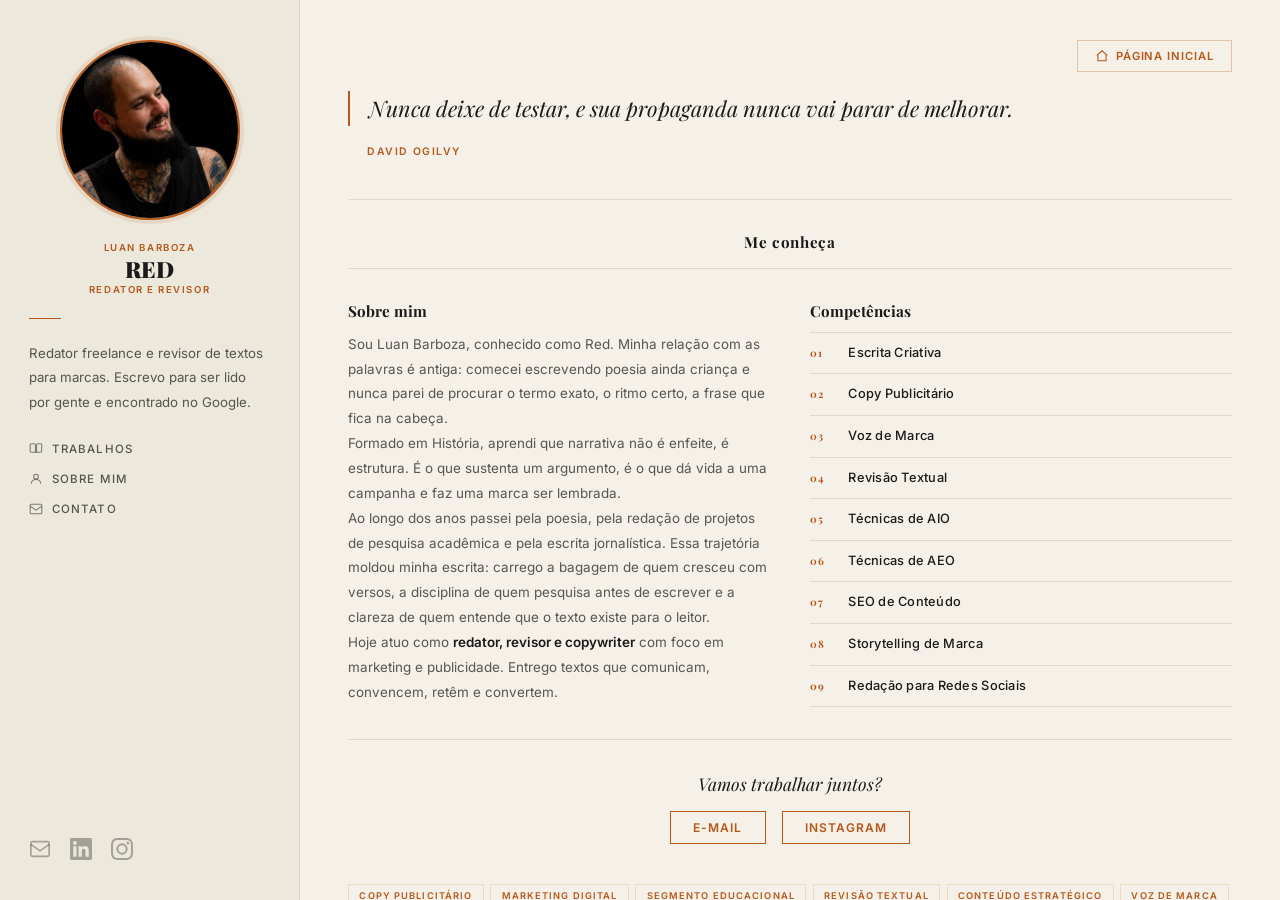
<file: sobre.html>
<!DOCTYPE html>
<html lang="pt-BR" dir="ltr">
<head>
  <meta charset="UTF-8" />
  <meta name="viewport" content="width=device-width, initial-scale=1.0" />
  <title>Sobre · RED</title>
  <meta name="description" content="RED — redator e revisor freelance, especializado em copy publicitário, SEO e conteúdo estratégico para marcas e negócios." />
  <meta property="og:type" content="website" />
  <meta property="og:title" content="RED · Redator e Revisor" />
  <meta property="og:description" content="Copy publicitário, SEO e conteúdo estratégico para marcas e negócios." />
  <meta property="og:image" content="https://redredator-lgtm.github.io/og-image.jpg" />
  <meta property="og:url" content="https://redredator-lgtm.github.io/" />
  <meta name="twitter:card" content="summary" />
  <meta name="author" content="Luan Barboza" />
  <meta name="theme-color" content="#1A1A1A" />
  <meta name="format-detection" content="telephone=no" />
  <meta name="geo.region" content="BR-BA" />
  <link rel="icon" href="data:image/svg+xml,<svg xmlns=%22http://www.w3.org/2000/svg%22 viewBox=%220 0 100 100%22><text y=%22.9em%22 font-size=%2290%22>%F0%9F%93%98</text></svg>">
  <link rel="prefetch" href="trabalhos.html" />
  <link rel="canonical" href="https://redredator-lgtm.github.io/sobre.html" />
  <link rel="manifest" href="/manifest.json" />
  <link rel="preconnect" href="https://fonts.googleapis.com" />
  <link rel="preconnect" href="https://fonts.gstatic.com" crossorigin />
  <link rel="preload" href="https://fonts.googleapis.com/css2?family=Playfair+Display:ital,wght@0,400;0,700;0,900;1,400;1,700&family=Inter:wght@300;400;500;600&display=swap" as="style" />
  <link href="https://fonts.googleapis.com/css2?family=Playfair+Display:ital,wght@0,400;0,700;0,900;1,400;1,700&family=Inter:wght@300;400;500;600&display=swap" rel="stylesheet" />
  <style>

    html { scroll-behavior: smooth; }
    *, *::before, *::after { box-sizing: border-box; margin: 0; padding: 0; }

    :root {
      --fundo:   #F5F0E8;
      --fundo2:  #EDE8DC;
      --creme:   #1A1A1A;
      --dourado: #B5581A;
      --medio:   rgba(26,26,26,0.72);
      --borda:   rgba(26,26,26,0.1);
    }

    html { height: 100%; }

    body {
      font-family: 'Inter', sans-serif;
      background: var(--fundo);
      color: var(--creme);
      margin: 0;
      padding: 0;
      height: 100%;
    }

    ::-webkit-scrollbar { width: 0px; background: transparent; }
    ::-webkit-scrollbar-thumb { background: transparent; }
    * { scrollbar-width: none; }

    /* ══ LAYOUT DUAS COLUNAS ══ */
    .layout {
      display: flex;
      height: 100vh;
      overflow: hidden;
    }

    /* ══ SIDEBAR ══ */
    .sidebar {
      width: 300px;
      flex-shrink: 0;
      background: var(--fundo2);
      border-right: 1px solid var(--borda);
      padding: 2.5rem 1.8rem;
      display: flex;
      flex-direction: column;
      gap: 1.4rem;
      height: 100%;
      overflow-y: auto;
    }

    /* ── Foto ── */
    .foto-placeholder {
      width: 140px;
      height: 140px;
      min-width: 140px;
      min-height: 140px;
      align-self: center;
      border-radius: 50%;
      background: rgba(26,26,26,0.06);
      border: 2px dashed rgba(181,88,26,0.4);
      display: flex;
      flex-direction: column;
      align-items: center;
      justify-content: center;
      gap: 0.2rem;
      color: var(--medio);
      font-size: 0.52rem;
      font-weight: 500;
      letter-spacing: 0.06em;
      text-align: center;
    }

    /* ============================================================
       👤 FOTO DE PERFIL, SUBSTITUA AQUI
       Apague o .foto-placeholder e coloque:
       <img src="foto.jpg" alt="RED" class="perfil-img" />
       ============================================================ */
    .perfil-img {
      width: 180px;
      height: 180px;
      min-width: 180px;
      min-height: 180px;
      align-self: center;
      border-radius: 50%;
      object-fit: cover;
      object-position: center 25%;
      border: 2px solid var(--dourado);
      box-shadow: 0 0 0 4px rgba(181,88,26,0.12);
      display: block;
    }

    .sidebar-nome {
      font-family: 'Playfair Display', serif;
      font-size: 1.4rem;
      font-weight: 900;
      color: var(--creme);
      line-height: 1.1;
      margin-bottom: 0.2rem;
      text-align: center;
    }

    .sidebar-cargo {
      font-size: 0.6rem;
      font-weight: 600;
      letter-spacing: 0.16em;
      text-transform: uppercase;
      color: var(--dourado);
      text-align: center;
    }

    .divisor {
      width: 32px;
      height: 1px;
      background: var(--dourado);
      opacity: 0.4;
    }

    .sidebar-bio {
      font-size: 0.83rem;
      line-height: 1.82;
      color: var(--medio);
    }

    .sidebar-nav {
      list-style: none;
      display: flex;
      flex-direction: column;
      gap: 0.2rem;
    }

    .sidebar-nav a {
      font-size: 0.72rem;
      font-weight: 500;
      letter-spacing: 0.1em;
      text-transform: uppercase;
      color: var(--medio);
      text-decoration: none;
      padding: 0.4rem 0;
      display: flex;
      align-items: center;
      gap: 0;
      transition: color 0.2s, gap 0.2s;
    }

    .nav-icone {
      flex-shrink: 0;
      margin-right: 0.55rem;
      opacity: 0.75;
    }

    .sidebar-nav a::before {
      content: '';
      width: 0;
      height: 1px;
      background: var(--dourado);
      transition: width 0.25s, margin 0.25s;
      display: inline-block;
    }

    .sidebar-nav a:hover { color: var(--creme); gap: 0.5rem; }
    .sidebar-nav a:hover::before { width: 14px; }

    .sidebar-btns {
      display: flex;
      flex-direction: row;
      gap: 1.2rem;
      margin-top: auto;
      padding-top: 1rem;
      align-items: center;
    }

    .icone-social {
      color: rgba(26,26,26,0.35);
      text-decoration: none;
      transition: color 0.2s, transform 0.2s;
      display: flex;
      align-items: center;
    }

    .icone-social:hover {
      color: var(--dourado);
      transform: translateY(-2px);
    }

    /* ══ CONTEÚDO DIREITA ══ */
    .conteudo {
      flex: 1;
      padding: 2.5rem 3rem;
      overflow-y: auto;
      height: 100%;
    }

    /* ── Citação ── */
    .citacao {
      padding-bottom: 2.5rem;
      border-bottom: 1px solid var(--borda);
      margin-bottom: 2rem;
    }

    .citacao blockquote {
      font-family: 'Playfair Display', serif;
      font-size: clamp(1rem, 1.8vw, 1.35rem);
      font-style: italic;
      color: var(--creme);
      line-height: 1.6;
      margin-bottom: 0.8rem;
      padding-left: 1.2rem;
      border-left: 2px solid var(--dourado);
    }

    .citacao cite {
      font-size: 0.65rem;
      font-weight: 600;
      letter-spacing: 0.14em;
      text-transform: uppercase;
      color: var(--dourado);
      font-style: normal;
      padding-left: 1.2rem;
    }


    .trabalho-thumb {
      width: 100%;
      height: 200px;
      overflow: hidden;
      margin-bottom: 0;
    }

    .trabalho-thumb img {
      width: 100%;
      height: 100%;
      object-fit: cover;
      object-position: center top;
      transition: transform 0.4s ease;
      filter: brightness(0.95);
    }

    .trabalho-item:hover .trabalho-thumb img {
      transform: scale(1.03);
      filter: brightness(1);
    }

    /* ── Grid de trabalhos ── */
    .trabalhos-lista {
      display: grid;
      grid-template-columns: repeat(3, 1fr);
      gap: 1.2rem;
      margin-bottom: 1.8rem;
    }

    .home-topo {
      display: flex;
      justify-content: flex-end;
      margin-bottom: 1.2rem;
    }

    .home-topo a {
      font-size: 0.7rem;
      font-weight: 600;
      letter-spacing: 0.08em;
      text-transform: uppercase;
      color: var(--dourado);
      text-decoration: none;
      border: 1px solid rgba(181,88,26,0.3);
      padding: 0.5rem 1.1rem;
      display: inline-flex;
      align-items: center;
      gap: 0.4rem;
      transition: background 0.2s, color 0.2s;
    }

    .home-topo a:hover { background: var(--dourado); color: #F5F0E8; }

    .foto-link { display: flex; justify-content: center; align-self: center; }

    .trabalhos-rodape {
      text-align: center;
      padding-bottom: 1.8rem;
      border-bottom: 1px solid var(--borda);
      margin-bottom: 1.5rem;
    }

    .veja-mais {
      font-size: 0.7rem;
      font-weight: 600;
      letter-spacing: 0.1em;
      text-transform: uppercase;
      color: var(--dourado);
      text-decoration: none;
      border: 1px solid rgba(181,88,26,0.3);
      padding: 0.55rem 1.4rem;
      display: inline-block;
      transition: background 0.2s, color 0.2s;
    }

    .veja-mais:hover { background: var(--dourado); color: #F5F0E8; }

    /* ── Seção título ── */
    .secao-titulo {
      font-family: 'Playfair Display', serif;
      font-size: 0.95rem;
      font-weight: 700;
      color: var(--creme);
      letter-spacing: 0.04em;
      padding-bottom: 1rem;
      border-bottom: 1px solid var(--borda);
      margin-bottom: 0;
      text-align: center;
    }

    /* ── Trabalhos ── */
    .trabalho-item {
      display: block;
      padding: 0;
      border: 1px solid var(--borda);
      text-decoration: none;
      transition: border-color 0.2s, transform 0.2s;
      overflow: hidden;
      min-height: 0;
    }

    .trabalho-item:hover { border-color: var(--dourado); transform: translateY(-3px); }
    .trabalho-item:hover .trabalho-titulo { color: var(--dourado); }

    .trabalho-corpo-interno {
      padding: 1rem;
    }

    .trabalho-meta {
      display: flex;
      align-items: center;
      gap: 0.5rem;
      margin-bottom: 0.35rem;
      flex-wrap: nowrap;
    }

    .trabalho-data {
      font-size: 0.63rem;
      font-weight: 500;
      color: var(--dourado);
      letter-spacing: 0.06em;
    }

    .trabalho-veiculo {
      font-size: 0.63rem;
      font-weight: 600;
      letter-spacing: 0.1em;
      text-transform: uppercase;
      color: var(--medio);
    }

    .trabalho-veiculo::before {
      content: '·';
      margin-right: 0.5rem;
      opacity: 0.4;
    }

    .trabalho-role {
      font-size: 0.6rem;
      font-weight: 700;
      letter-spacing: 0.12em;
      text-transform: uppercase;
      color: #F5F0E8;
      background: var(--dourado);
      padding: 0.15rem 0.5rem;
      margin-left: 0.3rem;
    }

    .trabalho-titulo {
      font-family: 'Playfair Display', serif;
      font-size: 1.05rem;
      font-weight: 700;
      color: var(--creme);
      line-height: 1.3;
      margin-bottom: 0.4rem;
      transition: color 0.2s;
    }

    .trabalho-trecho {
      font-size: 0.84rem;
      line-height: 1.75;
      color: var(--medio);
      display: -webkit-box;
      -webkit-line-clamp: 3;
      -webkit-box-orient: vertical;
      overflow: hidden;
    }

    /* ── Sobre ── */
    .sobre-grid {
      display: grid;
      grid-template-columns: 1fr 1fr;
      gap: 2.5rem;
      padding: 2rem 0;
      border-bottom: 1px solid var(--borda);
      margin-bottom: 1.5rem;
    }

    .sobre-bloco h3 {
      font-family: 'Playfair Display', serif;
      font-size: 0.95rem;
      font-weight: 700;
      color: var(--creme);
      margin-bottom: 0.7rem;
    }

    .sobre-bloco p {
      font-size: 0.84rem;
      line-height: 1.85;
      color: var(--medio);
    }

    .sobre-bloco p strong { color: var(--creme); font-weight: 600; }

    /* ── Skills ── */
    .skills-lista {
      display: flex;
      flex-direction: column;
      gap: 0;
    }
    .skill-item {
      display: flex;
      align-items: baseline;
      gap: 0.8rem;
      padding: 0.75rem 0;
      border-bottom: 1px solid var(--borda);
    }
    .skill-item:first-child { border-top: 1px solid var(--borda); }
    .skill-num {
      font-family: 'Playfair Display', serif;
      font-size: 0.65rem;
      font-weight: 700;
      color: var(--dourado);
      letter-spacing: 0.08em;
      flex-shrink: 0;
      min-width: 1.6rem;
    }
    .skill-nome {
      font-family: 'Inter', sans-serif;
      font-size: 0.8rem;
      font-weight: 500;
      color: var(--creme);
      letter-spacing: 0.02em;
      line-height: 1.3;
    }

    /* ── Tags ── */
    .tags {
      display: flex;
      flex-wrap: wrap;
      gap: 0.4rem;
      padding: 1.5rem 0;
      border-bottom: 1px solid var(--borda);
      margin-bottom: 1.5rem;
    }

    .tag {
      font-size: 0.58rem;
      font-weight: 600;
      letter-spacing: 0.12em;
      text-transform: uppercase;
      color: var(--dourado);
      border: 1px solid rgba(200,160,68,0.25);
      padding: 0.28rem 0.65rem;
      transition: background 0.2s, color 0.2s;
      cursor: default;
    }

    .tag:hover { background: var(--dourado); color: #F5F0E8; }

    /* ── Footer ── */
    footer {
      font-size: 0.63rem;
      color: var(--medio);
      padding-bottom: 2rem;
      display: flex;
      justify-content: space-between;
      align-items: center;
    }

    .footer-redes { display: flex; gap: 1rem; }

    .footer-redes a {
      font-size: 0.63rem;
      font-weight: 600;
      letter-spacing: 0.1em;
      text-transform: uppercase;
      color: var(--medio);
      text-decoration: none;
      transition: color 0.2s;
    }

    .footer-redes a:hover { color: var(--dourado); }


    /* ── MODAL ── */
    .modal-overlay {
      display: none;
      position: fixed;
      inset: 0;
      background: rgba(0,0,0,0.75);
      z-index: 200;
      align-items: center;
      justify-content: center;
      padding: 2rem;
    }

    .modal-overlay.ativo {
      display: flex;
    }

    .modal {
      background: var(--fundo);
      border: 1px solid var(--borda);
      max-width: 700px;
      width: 100%;
      max-height: 88vh;
      overflow-y: auto;
      position: relative;
      animation: fadeUp 0.3s ease;
    }

    .modal-fechar {
      position: absolute;
      top: 1rem;
      right: 1rem;
      background: none;
      border: none;
      color: var(--medio);
      font-size: 1.5rem;
      cursor: pointer;
      z-index: 10;
      line-height: 1;
      transition: color 0.2s;
    }

    .modal-fechar:hover { color: var(--dourado); }

    .modal-imgs {
      display: grid;
      grid-template-columns: repeat(auto-fit, minmax(200px, 1fr));
      gap: 0;
    }

    .modal-imgs img {
      width: 100%;
      display: block;
      object-fit: cover;
    }

    .modal-corpo {
      padding: 1.8rem;
    }

    .modal-meta {
      display: flex;
      align-items: center;
      gap: 0.5rem;
      margin-bottom: 0.8rem;
      flex-wrap: wrap;
    }

    .modal-data {
      font-size: 0.65rem;
      font-weight: 500;
      color: var(--dourado);
      letter-spacing: 0.06em;
    }

    .modal-veiculo {
      font-size: 0.65rem;
      font-weight: 600;
      letter-spacing: 0.1em;
      text-transform: uppercase;
      color: var(--medio);
    }

    .modal-veiculo::before {
      content: "·";
      margin-right: 0.5rem;
      opacity: 0.4;
    }

    .modal-role {
      font-size: 0.6rem;
      font-weight: 700;
      letter-spacing: 0.12em;
      text-transform: uppercase;
      color: #F5F0E8;
      background: var(--dourado);
      padding: 0.15rem 0.5rem;
    }

    .modal-titulo {
      font-family: "Playfair Display", serif;
      font-size: 1.3rem;
      font-weight: 700;
      color: var(--creme);
      line-height: 1.3;
      margin-bottom: 1rem;
    }

    .modal-texto {
      font-size: 0.92rem;
      line-height: 1.85;
      color: var(--medio);
      white-space: pre-line;
    }

    /* ── Animações ── */
    @keyframes fadeUp {
      from { opacity: 0; transform: translateY(10px); }
      to   { opacity: 1; transform: translateY(0); }
    }

    .sidebar > * { opacity: 0; animation: fadeUp 0.4s ease forwards; }
    .sidebar > *:nth-child(1) { animation-delay: 0.05s; }
    .sidebar > *:nth-child(2) { animation-delay: 0.12s; }
    .sidebar > *:nth-child(3) { animation-delay: 0.18s; }
    .sidebar > *:nth-child(4) { animation-delay: 0.24s; }
    .sidebar > *:nth-child(5) { animation-delay: 0.30s; }
    .sidebar > *:nth-child(6) { animation-delay: 0.36s; }

    .trabalho-item { opacity: 0; animation: fadeUp 0.4s ease forwards; }
    .trabalho-item:nth-child(1) { animation-delay: 0.2s; }
    .trabalho-item:nth-child(2) { animation-delay: 0.28s; }
    .trabalho-item:nth-child(3) { animation-delay: 0.36s; }
    .trabalho-item:nth-child(4) { animation-delay: 0.44s; }
    .trabalho-item:nth-child(5) { animation-delay: 0.52s; }

    /* ── Responsivo ── */
    @media (max-width: 700px) {
      html, body { height: auto; }
      .layout { flex-direction: column; height: auto; min-height: 100vh; overflow: visible; }
      .sidebar { width: 100%; height: auto; max-height: none; flex-shrink: 0; position: static; border-right: none; border-bottom: 1px solid var(--borda); overflow-y: visible; }
      .sidebar-btns { flex-direction: row; flex-wrap: wrap; padding-top: 0; }
      .conteudo { padding: 2rem 1.5rem; overflow-y: visible; height: auto; flex: none; }
      .trabalhos-lista { grid-template-columns: repeat(2, 1fr); gap: 0.8rem; }
      .trabalho-thumb { height: 140px; }
      .trabalho-corpo-interno { padding: 0.7rem; }
      .trabalho-meta { flex-wrap: nowrap; gap: 0.3rem; margin-bottom: 0.25rem; overflow: hidden; }
      .trabalho-veiculo { overflow: hidden; text-overflow: ellipsis; white-space: nowrap; min-width: 0; }
      .trabalho-role { flex-shrink: 0; }
      .trabalho-titulo { font-size: 0.82rem; margin-bottom: 0.25rem; }
      .trabalho-trecho { font-size: 0.74rem; line-height: 1.5; -webkit-line-clamp: 2; max-height: 3.05em; }
      .sobre-grid { grid-template-columns: 1fr; }
      footer { flex-direction: column; gap: 0.5rem; }
    }
    .cta-contato {
      margin: 2rem 0 1rem;
      text-align: center;
    }
    .cta-texto {
      font-family: 'Playfair Display', serif;
      font-size: 1.1rem;
      font-style: italic;
      color: var(--creme);
      margin-bottom: 1rem;
    }
    .cta-links { display: flex; gap: 1rem; justify-content: center; }
    .cta-btn {
      display: inline-block;
      padding: 0.5rem 1.4rem;
      border: 1px solid var(--dourado);
      color: var(--dourado);
      font-size: 0.75rem;
      font-weight: 600;
      letter-spacing: 0.08em;
      text-transform: uppercase;
      text-decoration: none;
      transition: background 0.2s, color 0.2s;
    }
    .cta-btn:hover { background: var(--dourado); color: #1A1A1A; }
  </style>
</head>
<body>
<div class="layout">
  <aside class="sidebar">

    <!-- ============================================================
         👤 FOTO DE PERFIL, SUBSTITUA AQUI
         Apague o .foto-placeholder e coloque:
         <img src="foto.jpg" alt="RED" class="perfil-img" />
         ============================================================ -->
    <a href="index.html" class="foto-link" title="Voltar para a página inicial">
    <div class="foto-placeholder" style="display:none"></div>
    <img src="img/perfil.jpg" alt="RED" class="perfil-img" />
    </a>

    <div>
      <p class="sidebar-cargo" style="margin-bottom:0.2rem;">Luan Barboza</p>
      <p class="sidebar-nome">RED</p>
      <p class="sidebar-cargo">Redator e Revisor</p>
    </div>

    <div class="divisor"></div>

    <p class="sidebar-bio">Redator freelance e revisor de textos para marcas. Escrevo para ser lido por gente e encontrado no Google.</p>

    <ul class="sidebar-nav">
      <li><a href="trabalhos.html"><svg class="nav-icone" width="14" height="14" viewBox="0 0 24 24" fill="none" stroke="currentColor" stroke-width="1.8"><path d="M2 4.5A1.5 1.5 0 0 1 3.5 3H9a2 2 0 0 1 2 2v14a1.5 1.5 0 0 0-1.5-1.5H3.5A1.5 1.5 0 0 1 2 16z"/><path d="M22 4.5A1.5 1.5 0 0 0 20.5 3H15a2 2 0 0 0-2 2v14a1.5 1.5 0 0 1 1.5-1.5h5.5a1.5 1.5 0 0 0 1.5-1.5z"/></svg>Trabalhos</a></li>
      <li><a href="sobre.html" aria-current="page"><svg class="nav-icone" width="14" height="14" viewBox="0 0 24 24" fill="none" stroke="currentColor" stroke-width="1.8"><circle cx="12" cy="8" r="4"/><path d="M4 20c0-4 3.5-7 8-7s8 3 8 7"/></svg>Sobre mim</a></li>
      <li><a href="&#109;&#97;&#105;&#108;&#116;&#111;&#58;&#114;&#101;&#100;&#114;&#101;&#100;&#97;&#116;&#111;&#114;&#64;&#103;&#109;&#97;&#105;&#108;&#46;&#99;&#111;&#109;"><svg class="nav-icone" width="14" height="14" viewBox="0 0 24 24" fill="none" stroke="currentColor" stroke-width="1.8"><rect x="2" y="4" width="20" height="16" rx="2"/><path d="M2 7l10 7 10-7"/></svg>Contato</a></li>
    </ul>

    <!-- LINKS REAIS -->
    <div class="sidebar-btns">
      <a href="&#109;&#97;&#105;&#108;&#116;&#111;&#58;&#114;&#101;&#100;&#114;&#101;&#100;&#97;&#116;&#111;&#114;&#64;&#103;&#109;&#97;&#105;&#108;&#46;&#99;&#111;&#109;" class="icone-social" title="E-mail">
        <svg width="22" height="22" viewBox="0 0 24 24" fill="none" stroke="currentColor" stroke-width="1.8"><rect x="2" y="4" width="20" height="16" rx="2"/><path d="M2 7l10 7 10-7"/></svg>
      </a>
      <a href="https://www.linkedin.com/in/luan-barboza-79648233a/" target="_blank" rel="noopener noreferrer me" class="icone-social" title="LinkedIn">
        <svg width="22" height="22" viewBox="0 0 24 24" fill="currentColor"><path d="M20.447 20.452h-3.554v-5.569c0-1.328-.027-3.037-1.852-3.037-1.853 0-2.136 1.445-2.136 2.939v5.667H9.351V9h3.414v1.561h.046c.477-.9 1.637-1.85 3.37-1.85 3.601 0 4.267 2.37 4.267 5.455v6.286zM5.337 7.433a2.062 2.062 0 01-2.063-2.065 2.064 2.064 0 112.063 2.065zm1.782 13.019H3.555V9h3.564v11.452zM22.225 0H1.771C.792 0 0 .774 0 1.729v20.542C0 23.227.792 24 1.771 24h20.451C23.2 24 24 23.227 24 22.271V1.729C24 .774 23.2 0 22.222 0h.003z"/></svg>
      </a>
      <a href="https://www.instagram.com/redredator/" target="_blank" rel="noopener noreferrer me" class="icone-social" title="Instagram">
        <svg width="22" height="22" viewBox="0 0 24 24" fill="currentColor"><path d="M12 2.163c3.204 0 3.584.012 4.85.07 3.252.148 4.771 1.691 4.919 4.919.058 1.265.069 1.645.069 4.849 0 3.205-.012 3.584-.069 4.849-.149 3.225-1.664 4.771-4.919 4.919-1.266.058-1.644.07-4.85.07-3.204 0-3.584-.012-4.849-.07-3.26-.149-4.771-1.699-4.919-4.92-.058-1.265-.07-1.644-.07-4.849 0-3.204.013-3.583.07-4.849.149-3.227 1.664-4.771 4.919-4.919 1.266-.057 1.645-.069 4.849-.069zM12 0C8.741 0 8.333.014 7.053.072 2.695.272.273 2.69.073 7.052.014 8.333 0 8.741 0 12c0 3.259.014 3.668.072 4.948.2 4.358 2.618 6.78 6.98 6.98C8.333 23.986 8.741 24 12 24c3.259 0 3.668-.014 4.948-.072 4.354-.2 6.782-2.618 6.979-6.98.059-1.28.073-1.689.073-4.948 0-3.259-.014-3.667-.072-4.947-.196-4.354-2.617-6.78-6.979-6.98C15.668.014 15.259 0 12 0zm0 5.838a6.162 6.162 0 100 12.324 6.162 6.162 0 000-12.324zM12 16a4 4 0 110-8 4 4 0 010 8zm6.406-11.845a1.44 1.44 0 100 2.881 1.44 1.44 0 000-2.881z"/></svg>
      </a>
    </div>

  </aside>
  <main class="conteudo">

    <div class="home-topo">
      <a href="index.html"><svg width="14" height="14" viewBox="0 0 24 24" fill="none" stroke="currentColor" stroke-width="1.8"><path d="M3 11l9-8 9 8"/><path d="M5 10v10h14V10"/></svg>Página inicial</a>
    </div>

    <div class="citacao">
      <blockquote>Nunca deixe de testar, e sua propaganda nunca vai parar de melhorar.</blockquote>
      <cite>David Ogilvy</cite>
    </div>

    <h2 class="secao-titulo">Me conheça</h2>

    <div class="sobre-grid" id="sobre">
      <div class="sobre-bloco">
        <h3>Sobre mim</h3>
        <p>Sou Luan Barboza, conhecido como Red. Minha relação com as palavras é antiga: comecei escrevendo poesia ainda criança e nunca parei de procurar o termo exato, o ritmo certo, a frase que fica na cabeça.</p>
        <p>Formado em História, aprendi que narrativa não é enfeite, é estrutura. É o que sustenta um argumento, é o que dá vida a uma campanha e faz uma marca ser lembrada.</p>
        <p>Ao longo dos anos passei pela poesia, pela redação de projetos de pesquisa acadêmica e pela escrita jornalística. Essa trajetória moldou minha escrita: carrego a bagagem de quem cresceu com versos, a disciplina de quem pesquisa antes de escrever e a clareza de quem entende que o texto existe para o leitor.</p>
        <p>Hoje atuo como <strong>redator, revisor e copywriter</strong> com foco em marketing e publicidade. Entrego textos que comunicam, convencem, retêm e convertem.</p>
      </div>
      <div class="sobre-bloco">
        <h3>Competências</h3>
        <ul class="skills-lista">
          <li class="skill-item"><span class="skill-num">01</span><span class="skill-nome">Escrita Criativa</span></li>
          <li class="skill-item"><span class="skill-num">02</span><span class="skill-nome">Copy Publicitário</span></li>
          <li class="skill-item"><span class="skill-num">03</span><span class="skill-nome">Voz de Marca</span></li>
          <li class="skill-item"><span class="skill-num">04</span><span class="skill-nome">Revisão Textual</span></li>
          <li class="skill-item"><span class="skill-num">05</span><span class="skill-nome">Técnicas de AIO</span></li>
          <li class="skill-item"><span class="skill-num">06</span><span class="skill-nome">Técnicas de AEO</span></li>
          <li class="skill-item"><span class="skill-num">07</span><span class="skill-nome">SEO de Conteúdo</span></li>
          <li class="skill-item"><span class="skill-num">08</span><span class="skill-nome">Storytelling de Marca</span></li>
          <li class="skill-item"><span class="skill-num">09</span><span class="skill-nome">Redação para Redes Sociais</span></li>
        </ul>
      </div>
    </div>

    <div class="cta-contato">
      <p class="cta-texto">Vamos trabalhar juntos?</p>
      <div class="cta-links">
        <a href="&#109;&#97;&#105;&#108;&#116;&#111;&#58;&#114;&#101;&#100;&#114;&#101;&#100;&#97;&#116;&#111;&#114;&#64;&#103;&#109;&#97;&#105;&#108;&#46;&#99;&#111;&#109;" class="cta-btn">E-mail</a>
        <a href="https://www.instagram.com/redredator/" target="_blank" rel="noopener noreferrer me" class="cta-btn">Instagram</a>
      </div>
    </div>

    <div class="tags">
      
      
      
      <span class="tag">Copy Publicitário</span>
      <span class="tag">Marketing Digital</span>
      <span class="tag">Segmento Educacional</span>
      <span class="tag">Revisão Textual</span>
      <span class="tag">Conteúdo Estratégico</span>
      <span class="tag">Voz de Marca</span>
      <span class="tag">Texto para Conversão</span>
    </div>

    <footer>
      <span>© 2025 RED · Redator e Revisor</span>
      <div class="footer-redes">
        <a href="https://www.linkedin.com/in/luan-barboza-79648233a" target="_blank" rel="noopener noreferrer">LinkedIn</a>
        <a href="https://www.instagram.com/redredator/" target="_blank" rel="noopener noreferrer">Instagram</a>
        <a href="&#109;&#97;&#105;&#108;&#116;&#111;&#58;&#114;&#101;&#100;&#114;&#101;&#100;&#97;&#116;&#111;&#114;&#64;&#103;&#109;&#97;&#105;&#108;&#46;&#99;&#111;&#109;">E-mail</a>
      </div>
    </footer>

  </main>

</div>
  <div class="modal-overlay" id="modal" onclick="fecharModal(event)">
    <div class="modal" id="modal-conteudo">
      <button class="modal-fechar" onclick="document.getElementById('modal').classList.remove('ativo')">×</button>
      <div class="modal-imgs" id="modal-imgs"></div>
      <div class="modal-corpo">
        <div class="modal-meta">
          <span class="modal-data" id="modal-data"></span>
          <span class="modal-veiculo" id="modal-veiculo"></span>
          <span class="modal-role" id="modal-role"></span>
        </div>
        <h2 class="modal-titulo" id="modal-titulo"></h2>
        <p class="modal-texto" id="modal-texto"></p>
      </div>
    </div>
  </div>

  <script>
    function abrirModal(data, veiculo, role, titulo, texto, imgs) {
      document.getElementById('modal-data').textContent = data;
      document.getElementById('modal-veiculo').textContent = veiculo;
      document.getElementById('modal-role').textContent = role;
      document.getElementById('modal-titulo').textContent = titulo;
      document.getElementById('modal-texto').textContent = texto;

      var container = document.getElementById('modal-imgs');
      container.innerHTML = '';
      imgs.forEach(function(src) {
        var img = document.createElement('img');
        img.src = src;
        container.appendChild(img);
      });

      document.getElementById('modal').classList.add('ativo');
      document.body.style.overflow = 'hidden';
    }

    function fecharModal(e) {
      if (e.target === document.getElementById('modal')) {
        document.getElementById('modal').classList.remove('ativo');
        document.body.style.overflow = '';
      }
    }

    document.addEventListener('keydown', function(e) {
      if (e.key === 'Escape') {
        document.getElementById('modal').classList.remove('ativo');
        document.body.style.overflow = '';
      }
    });
  </script>

</body>
</html>
</file>
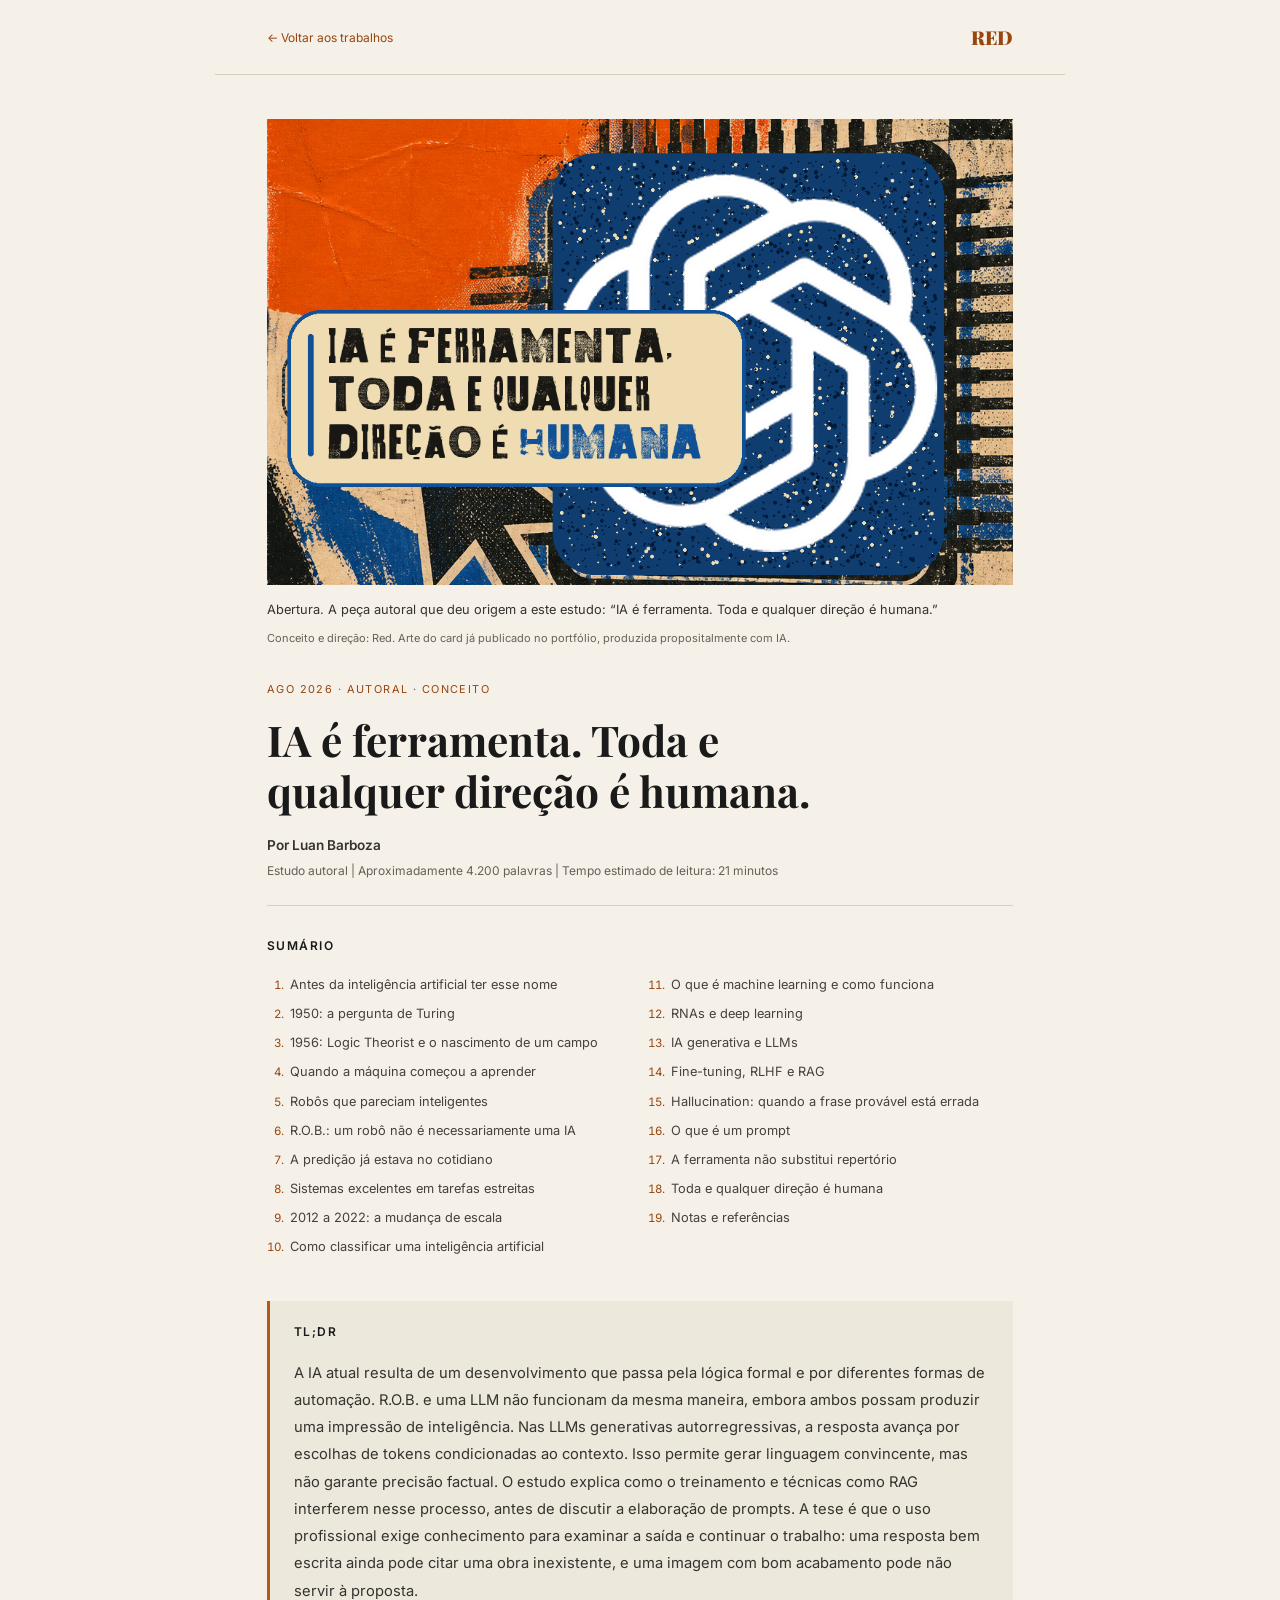
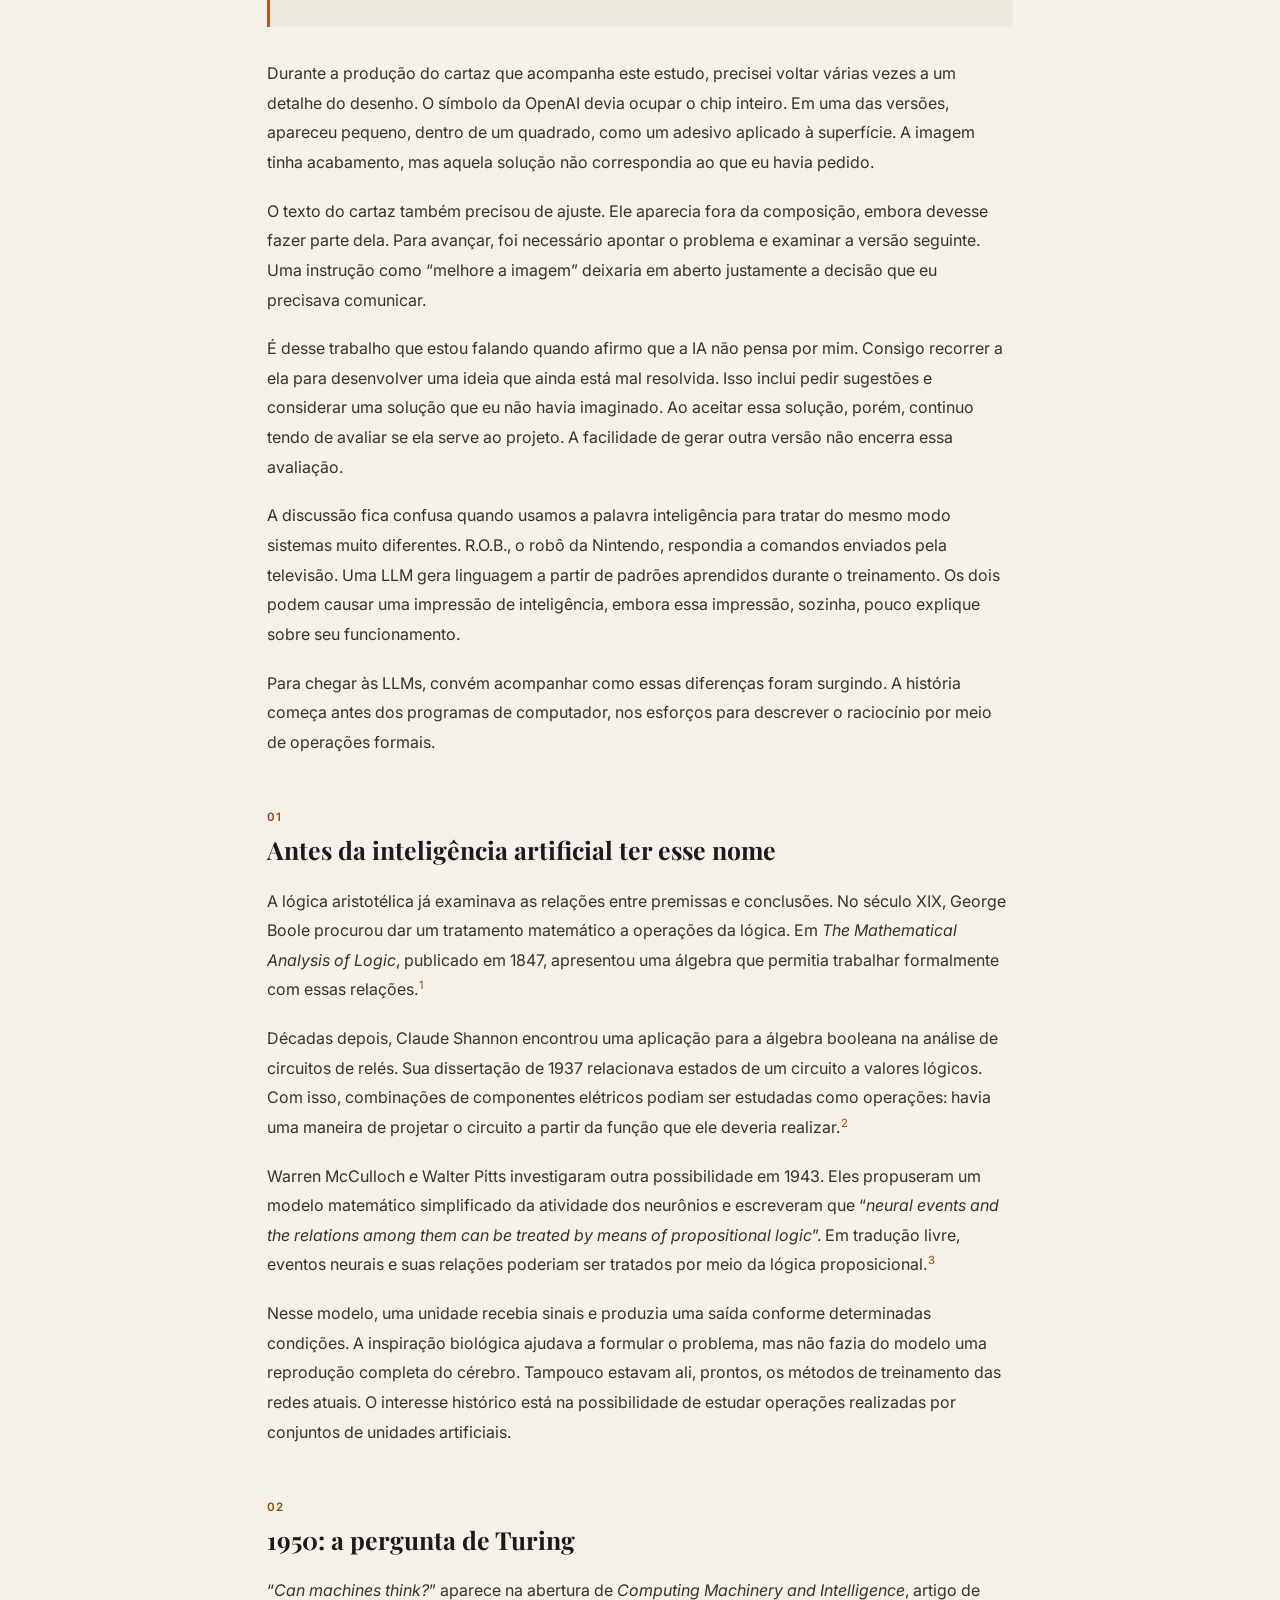
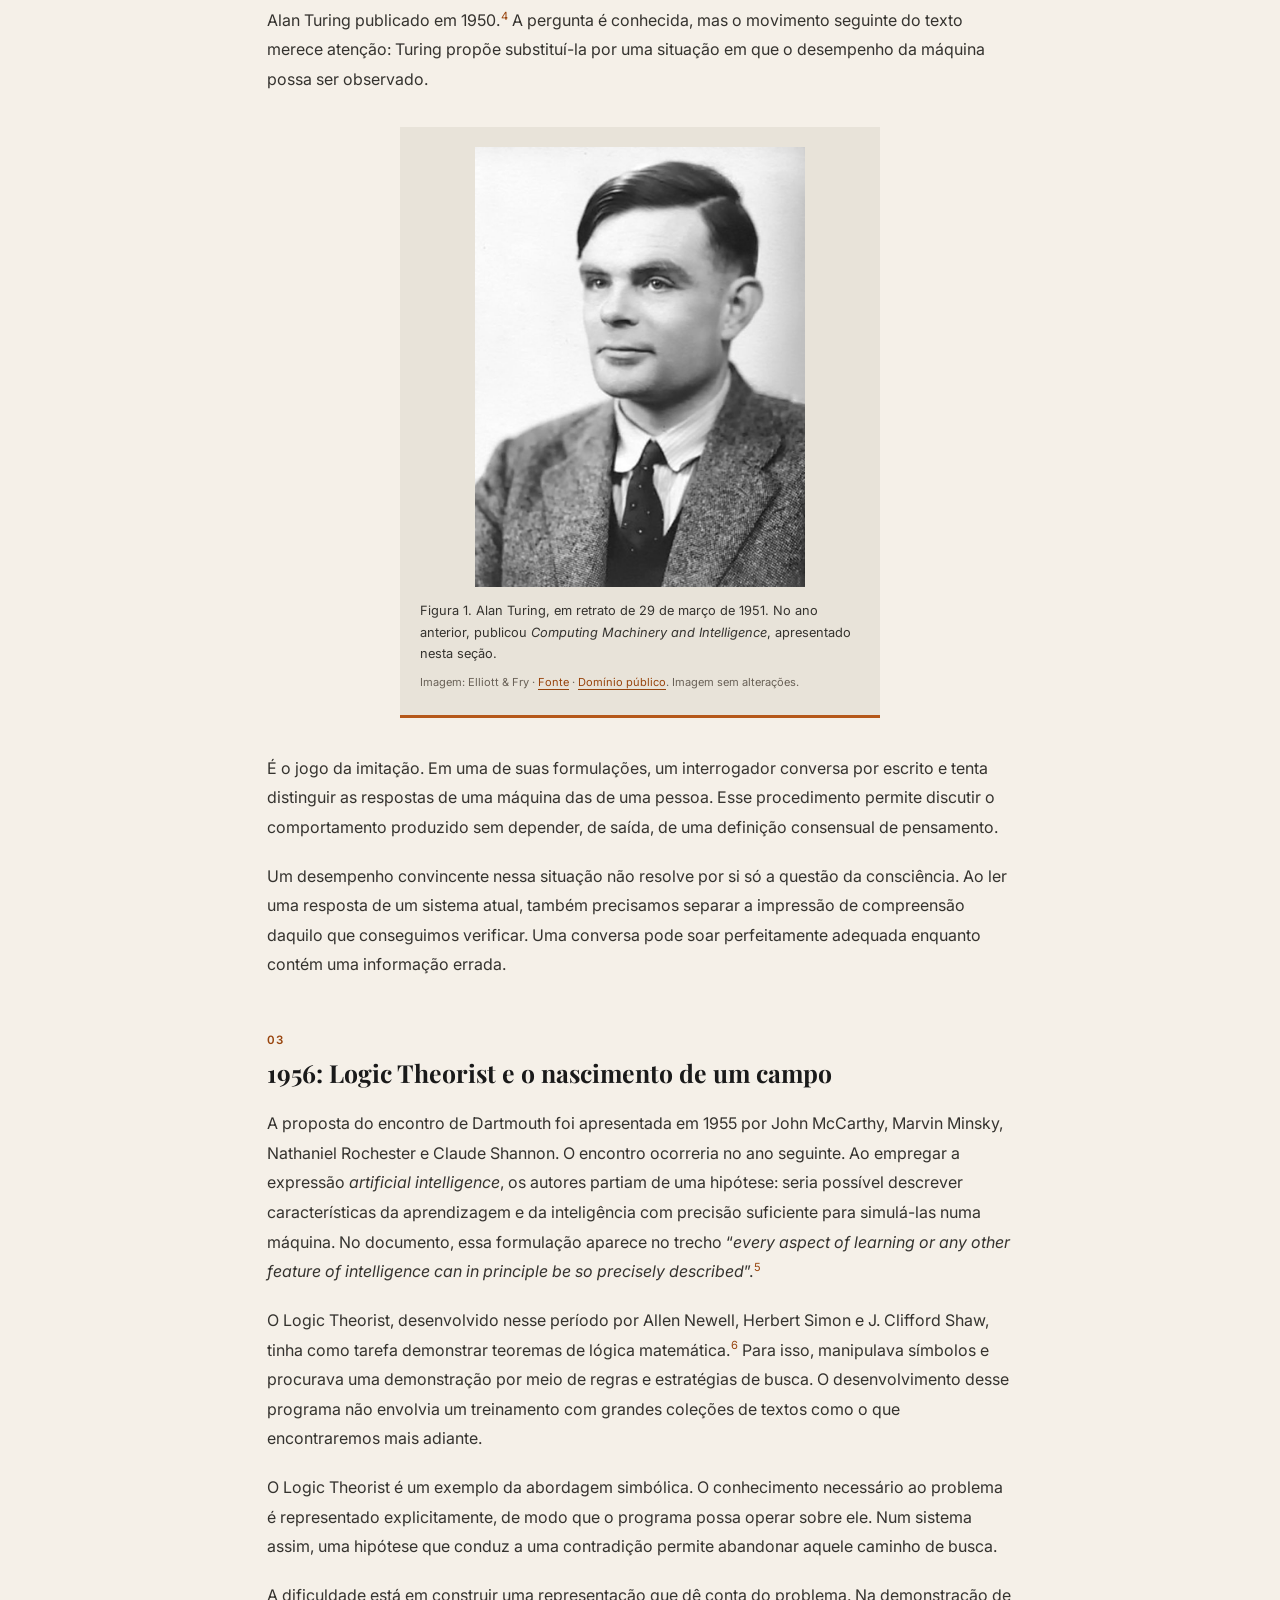
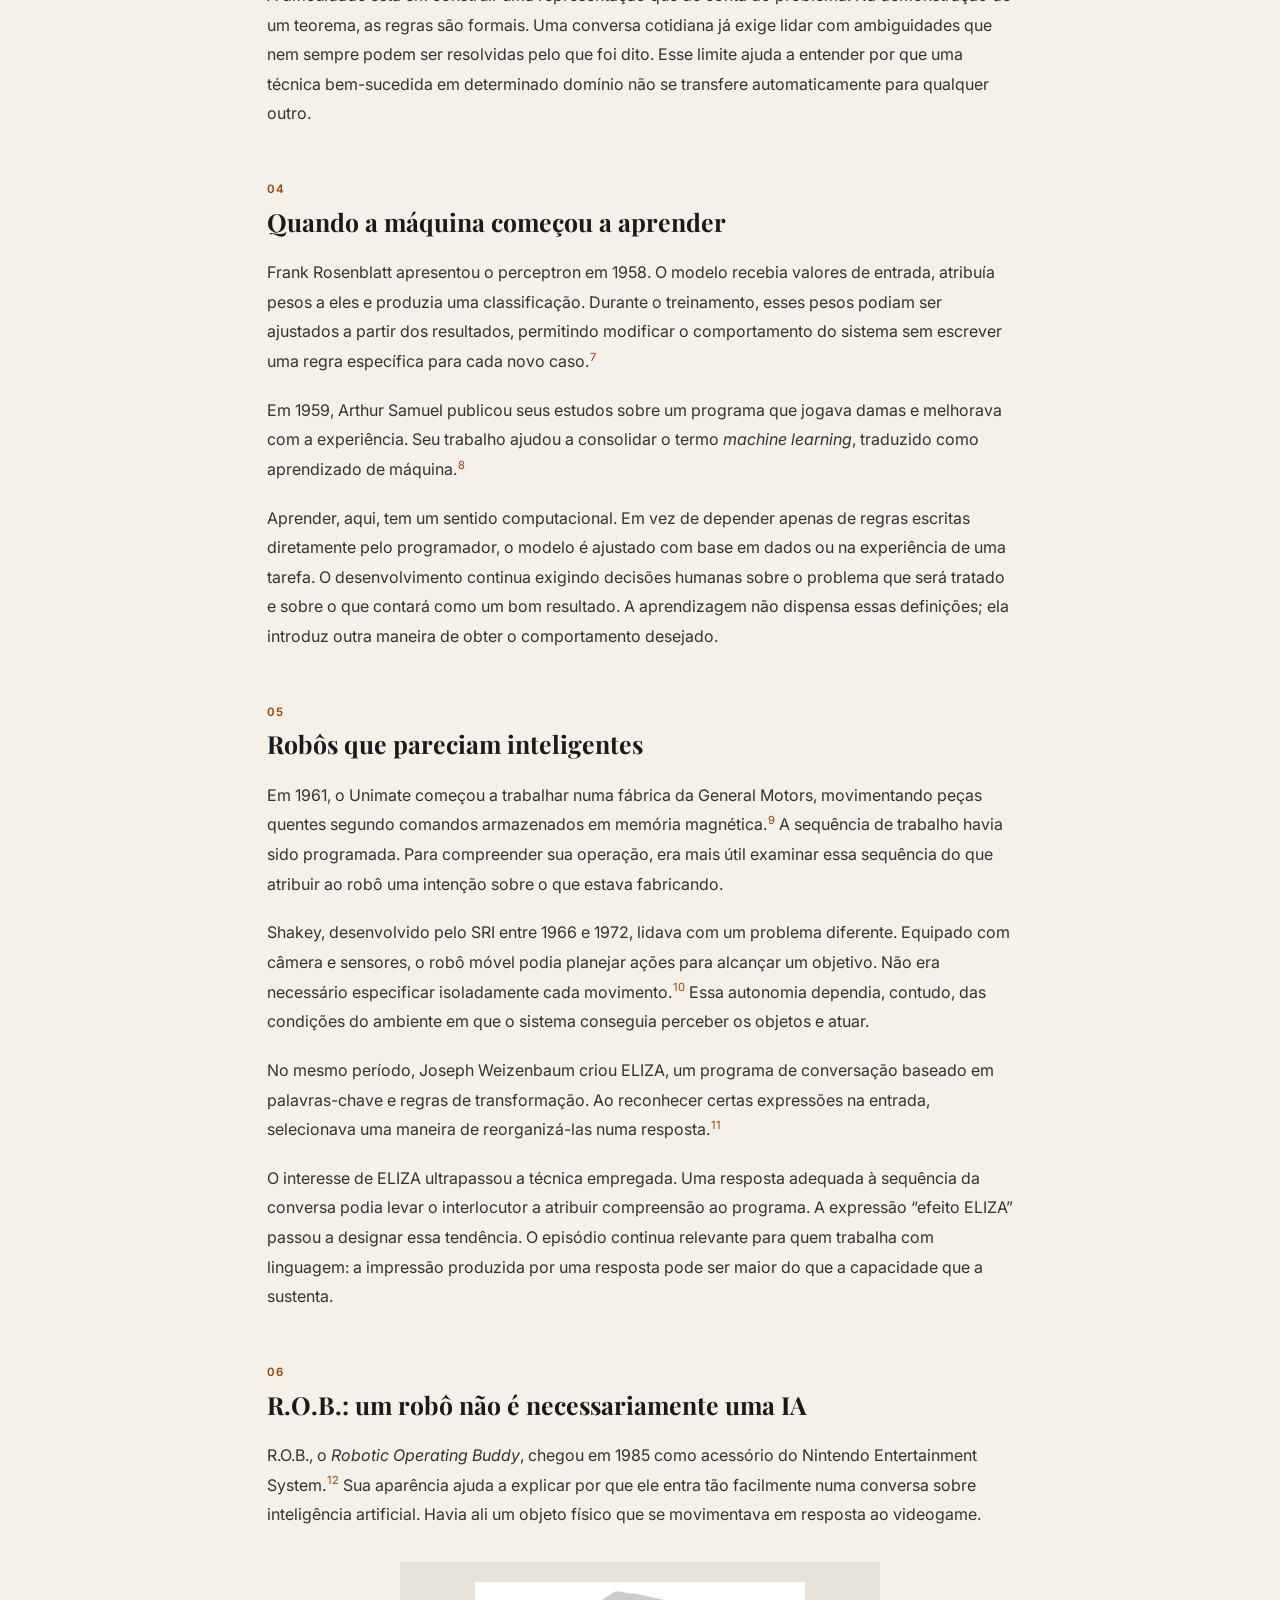
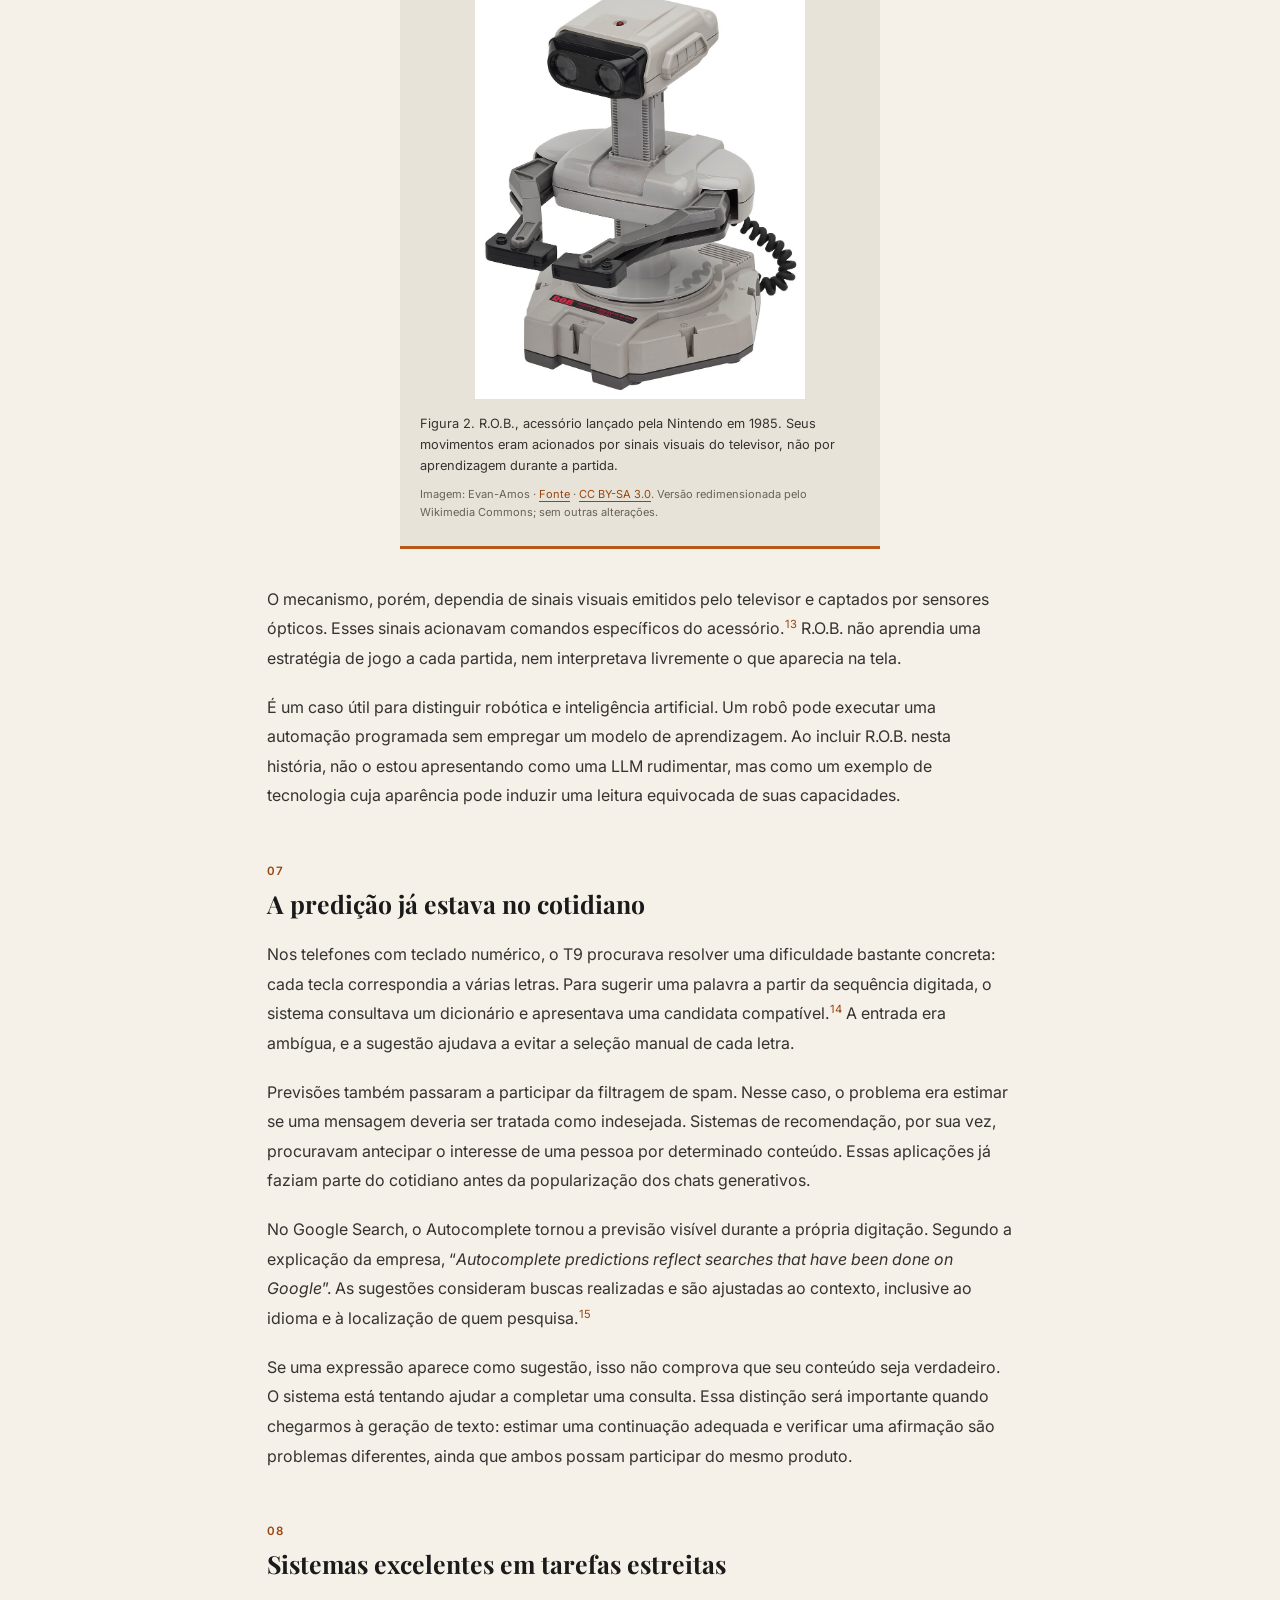
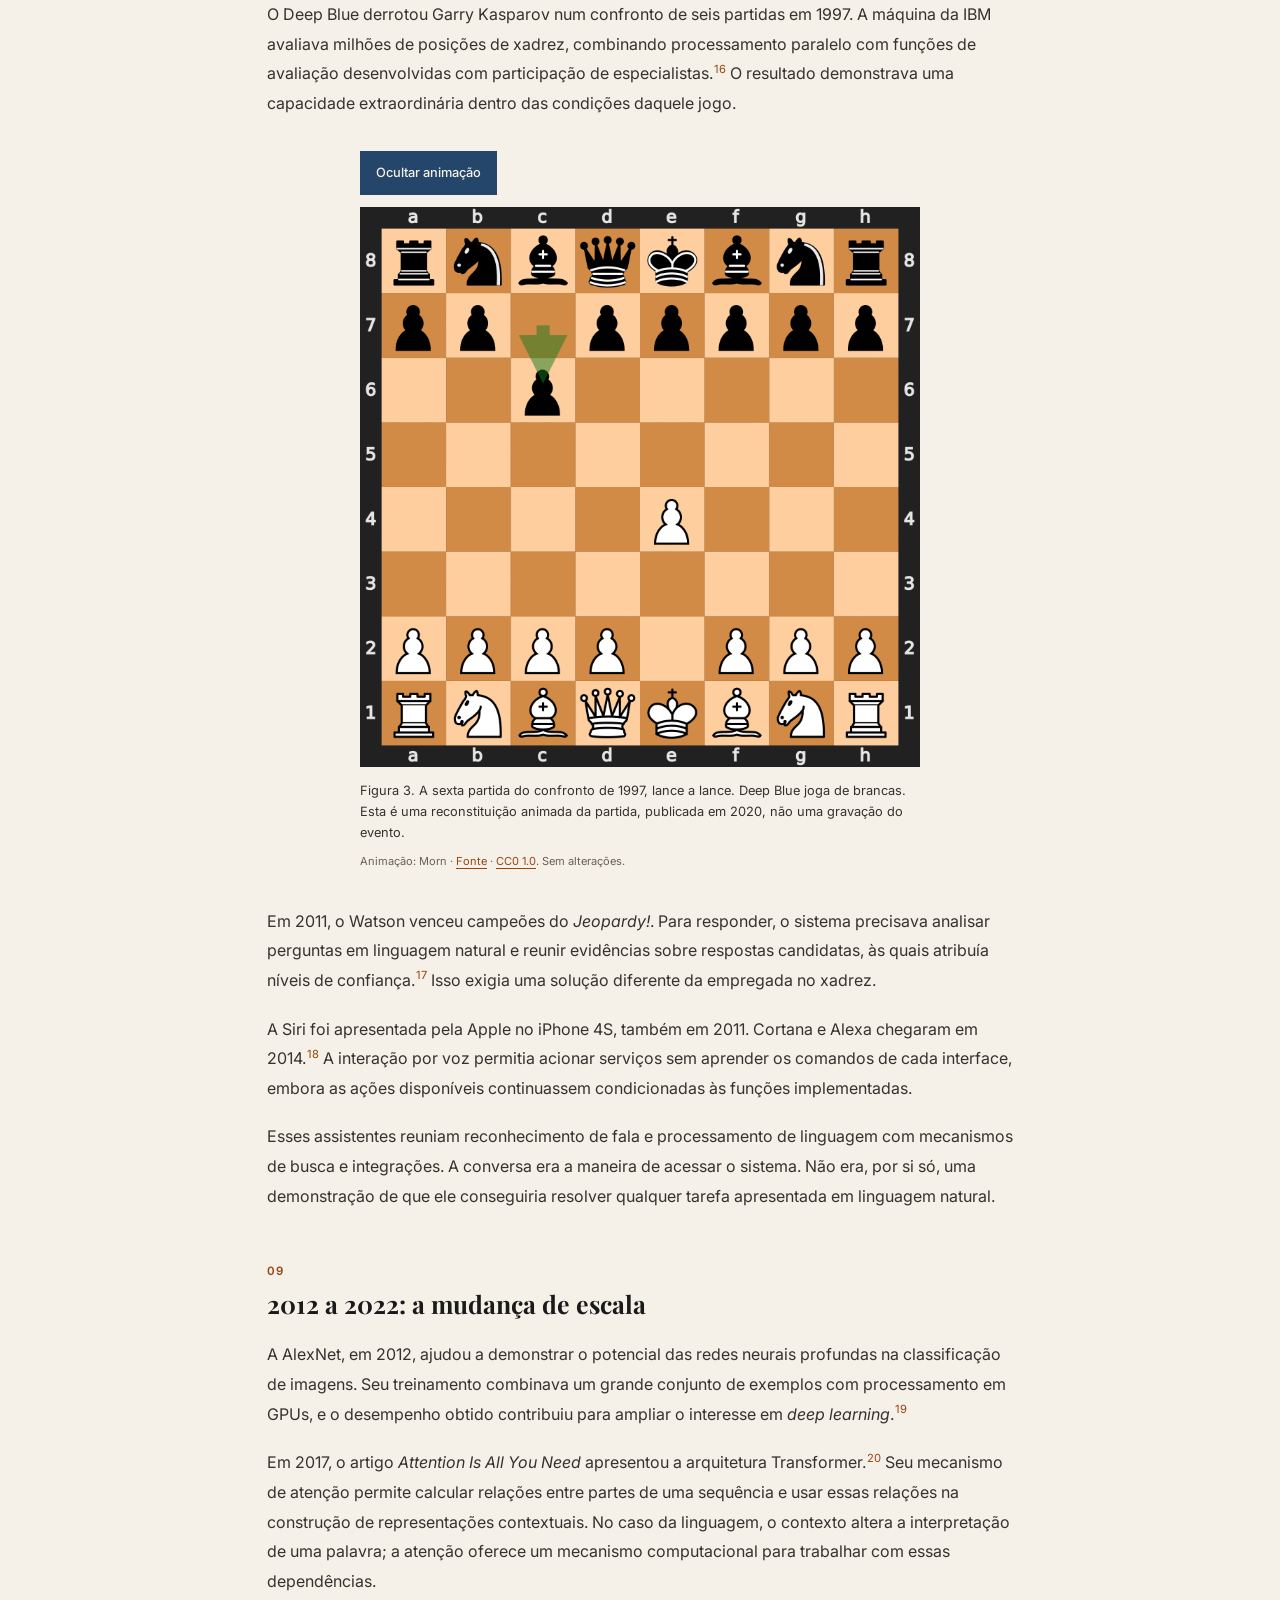
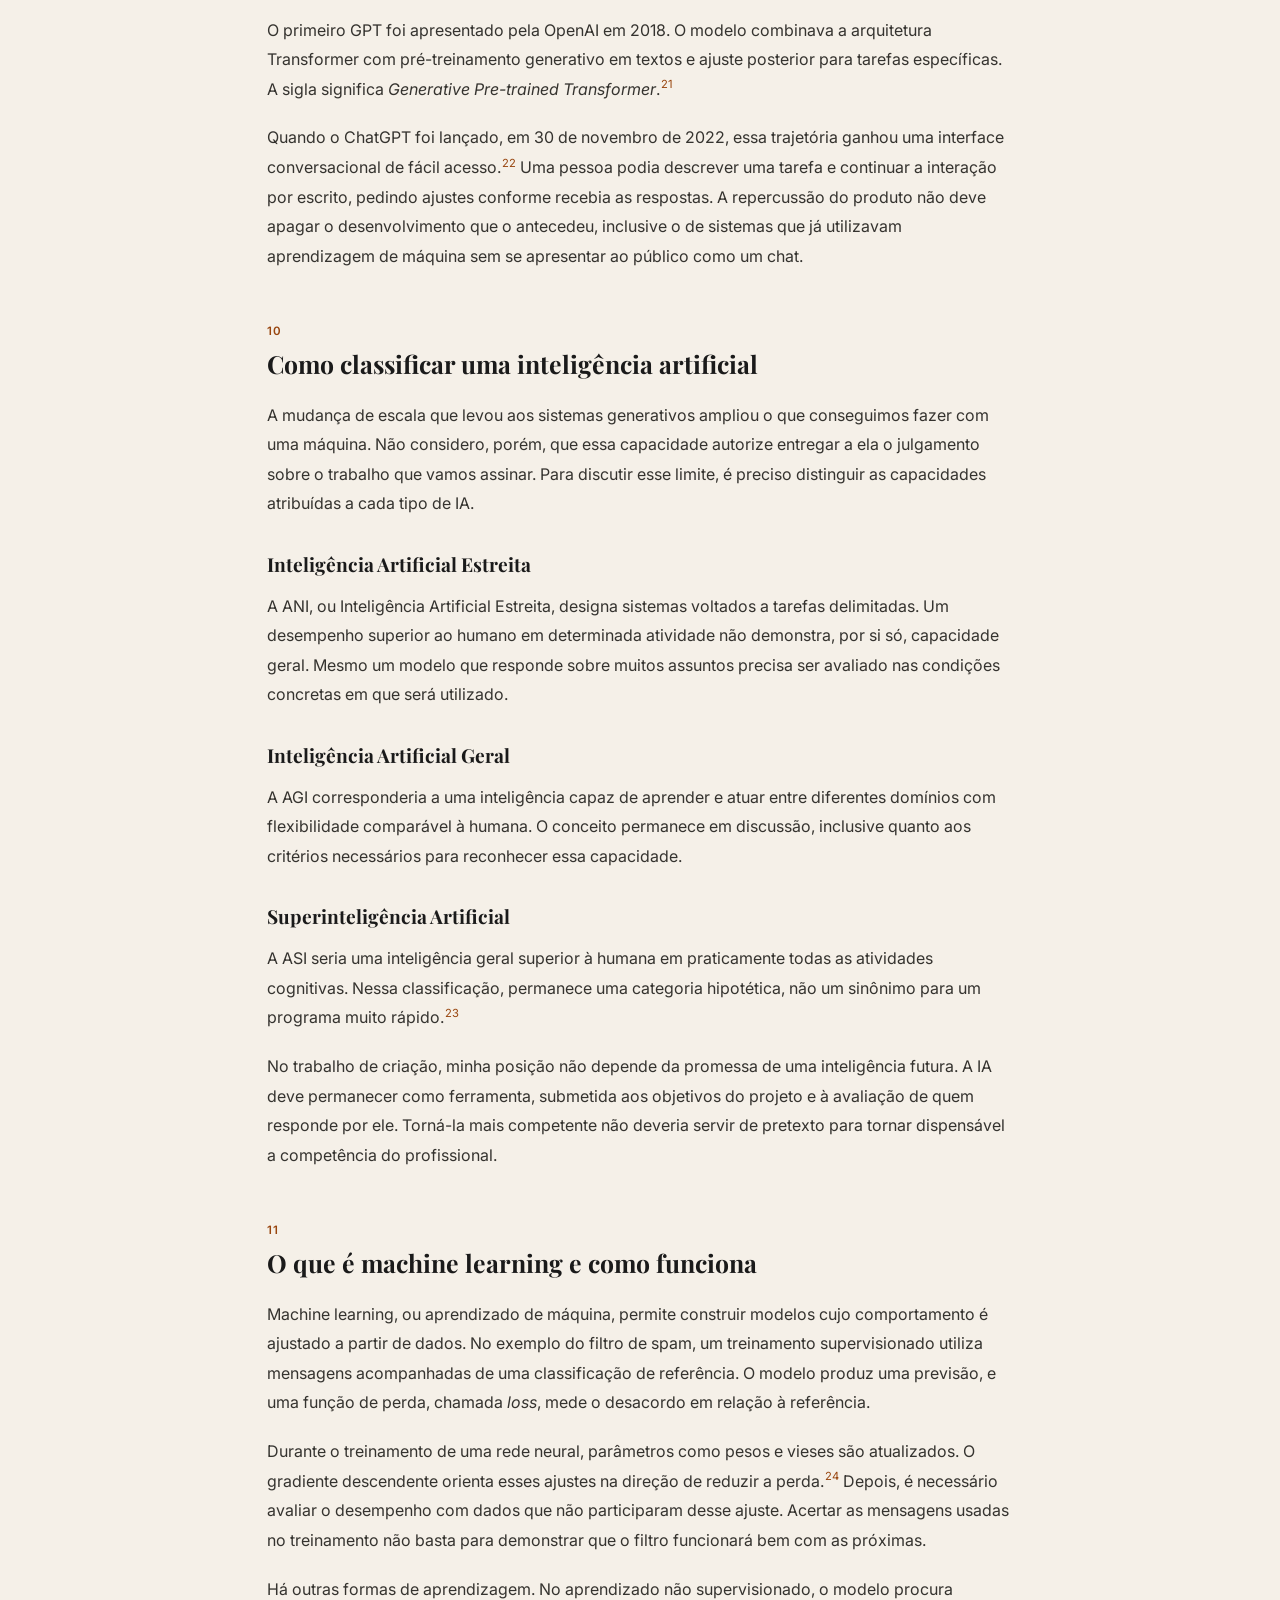
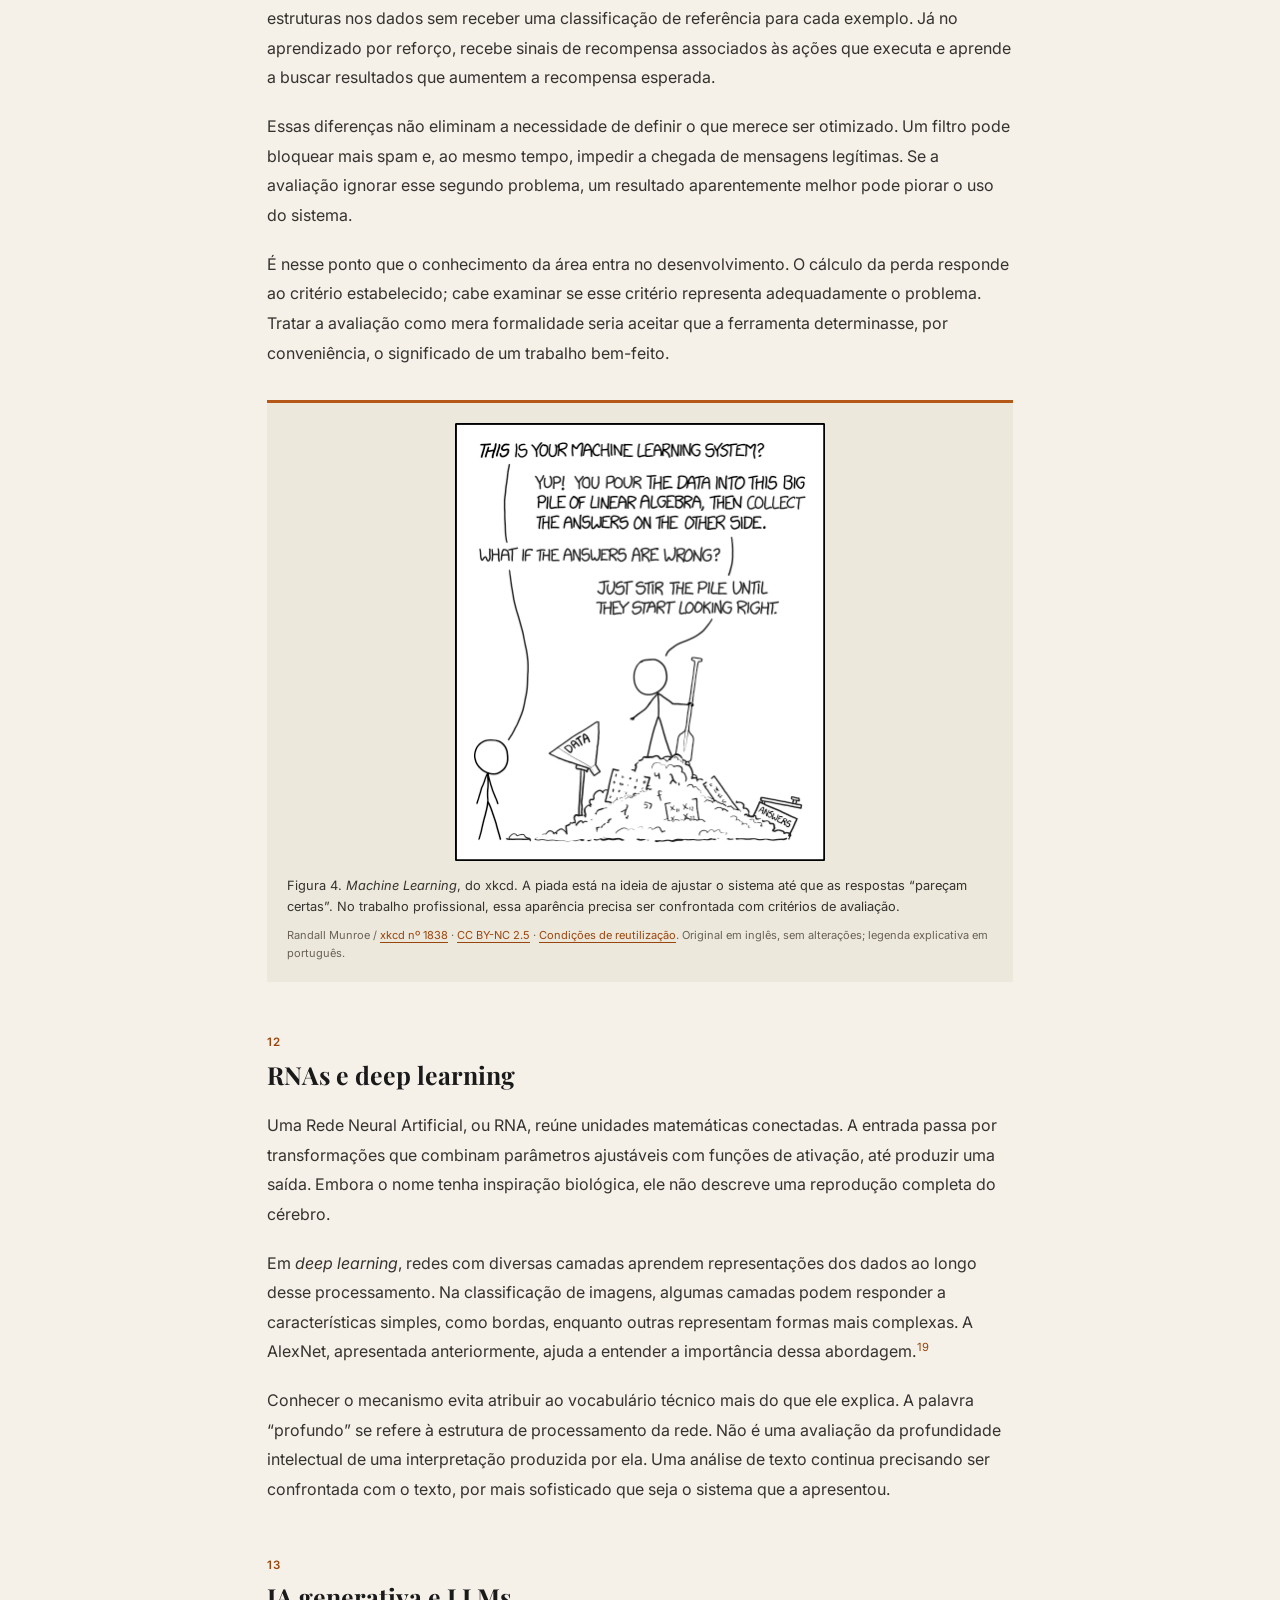
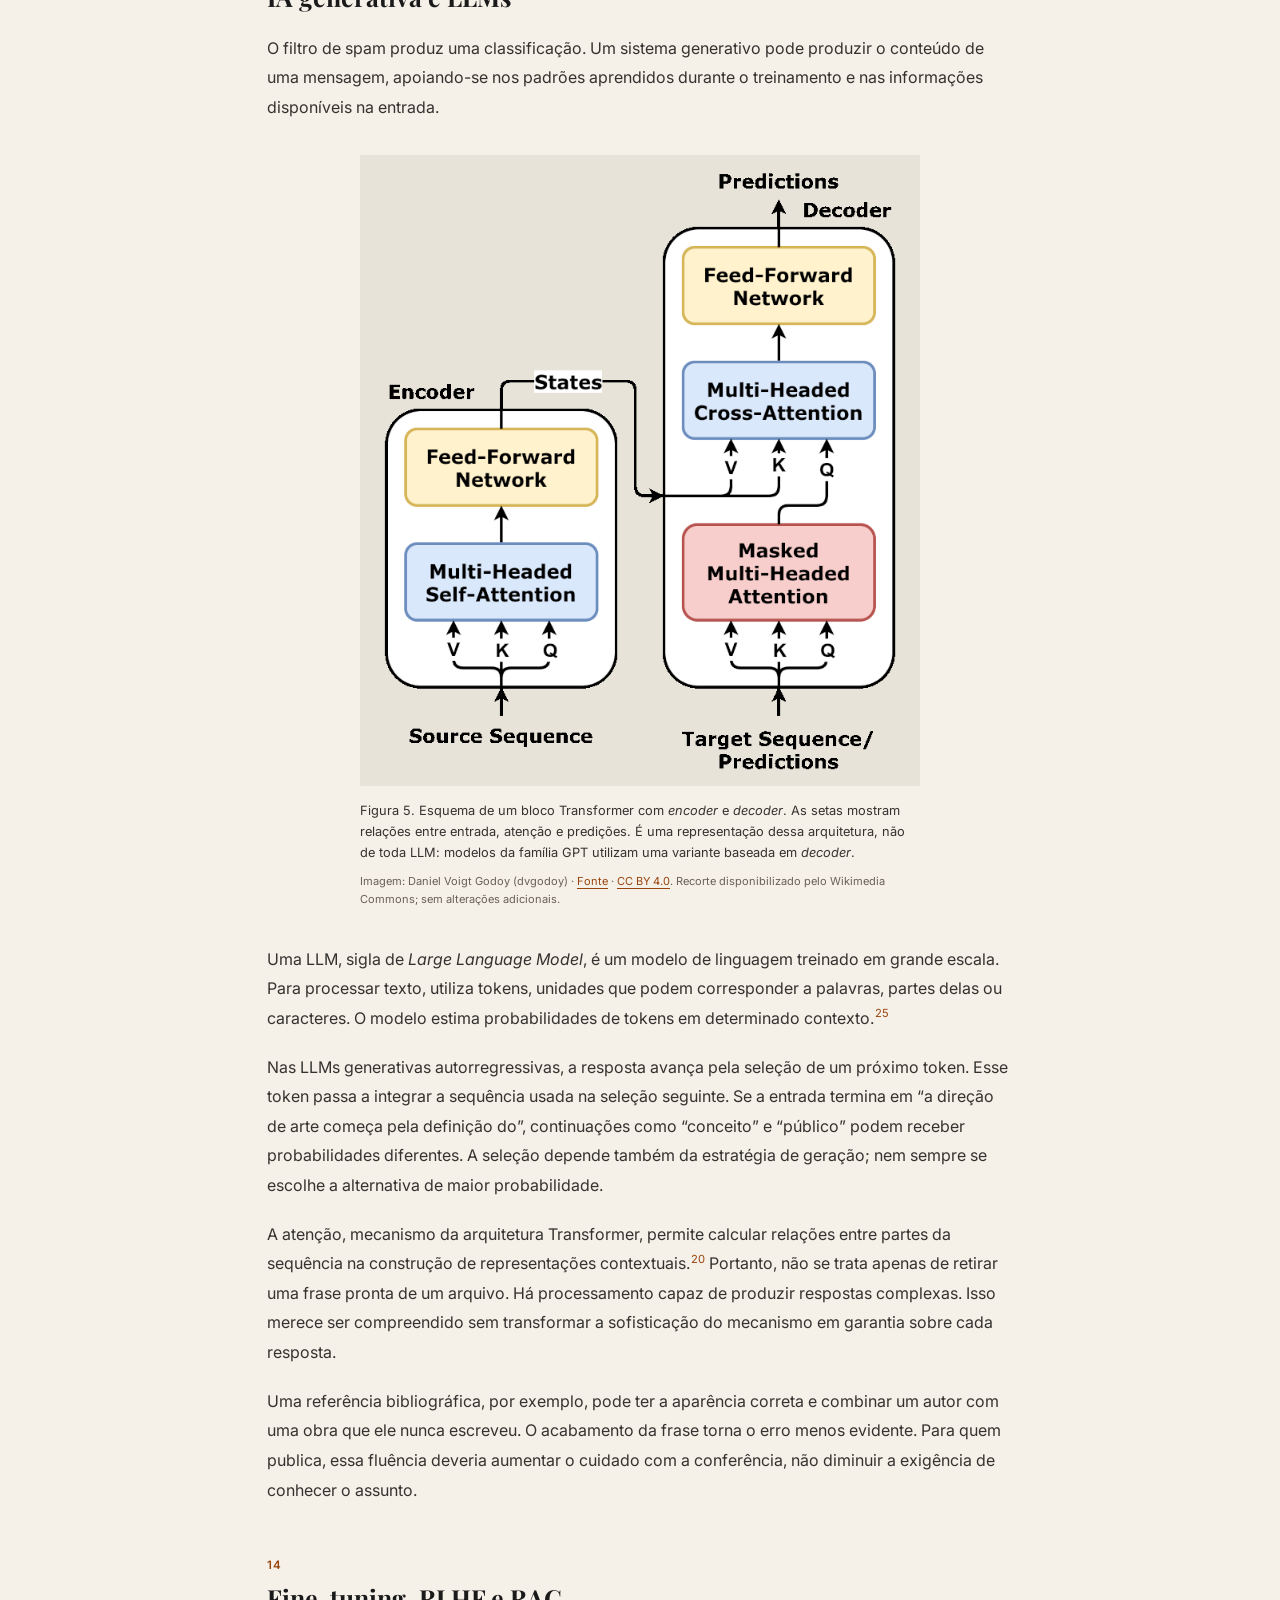
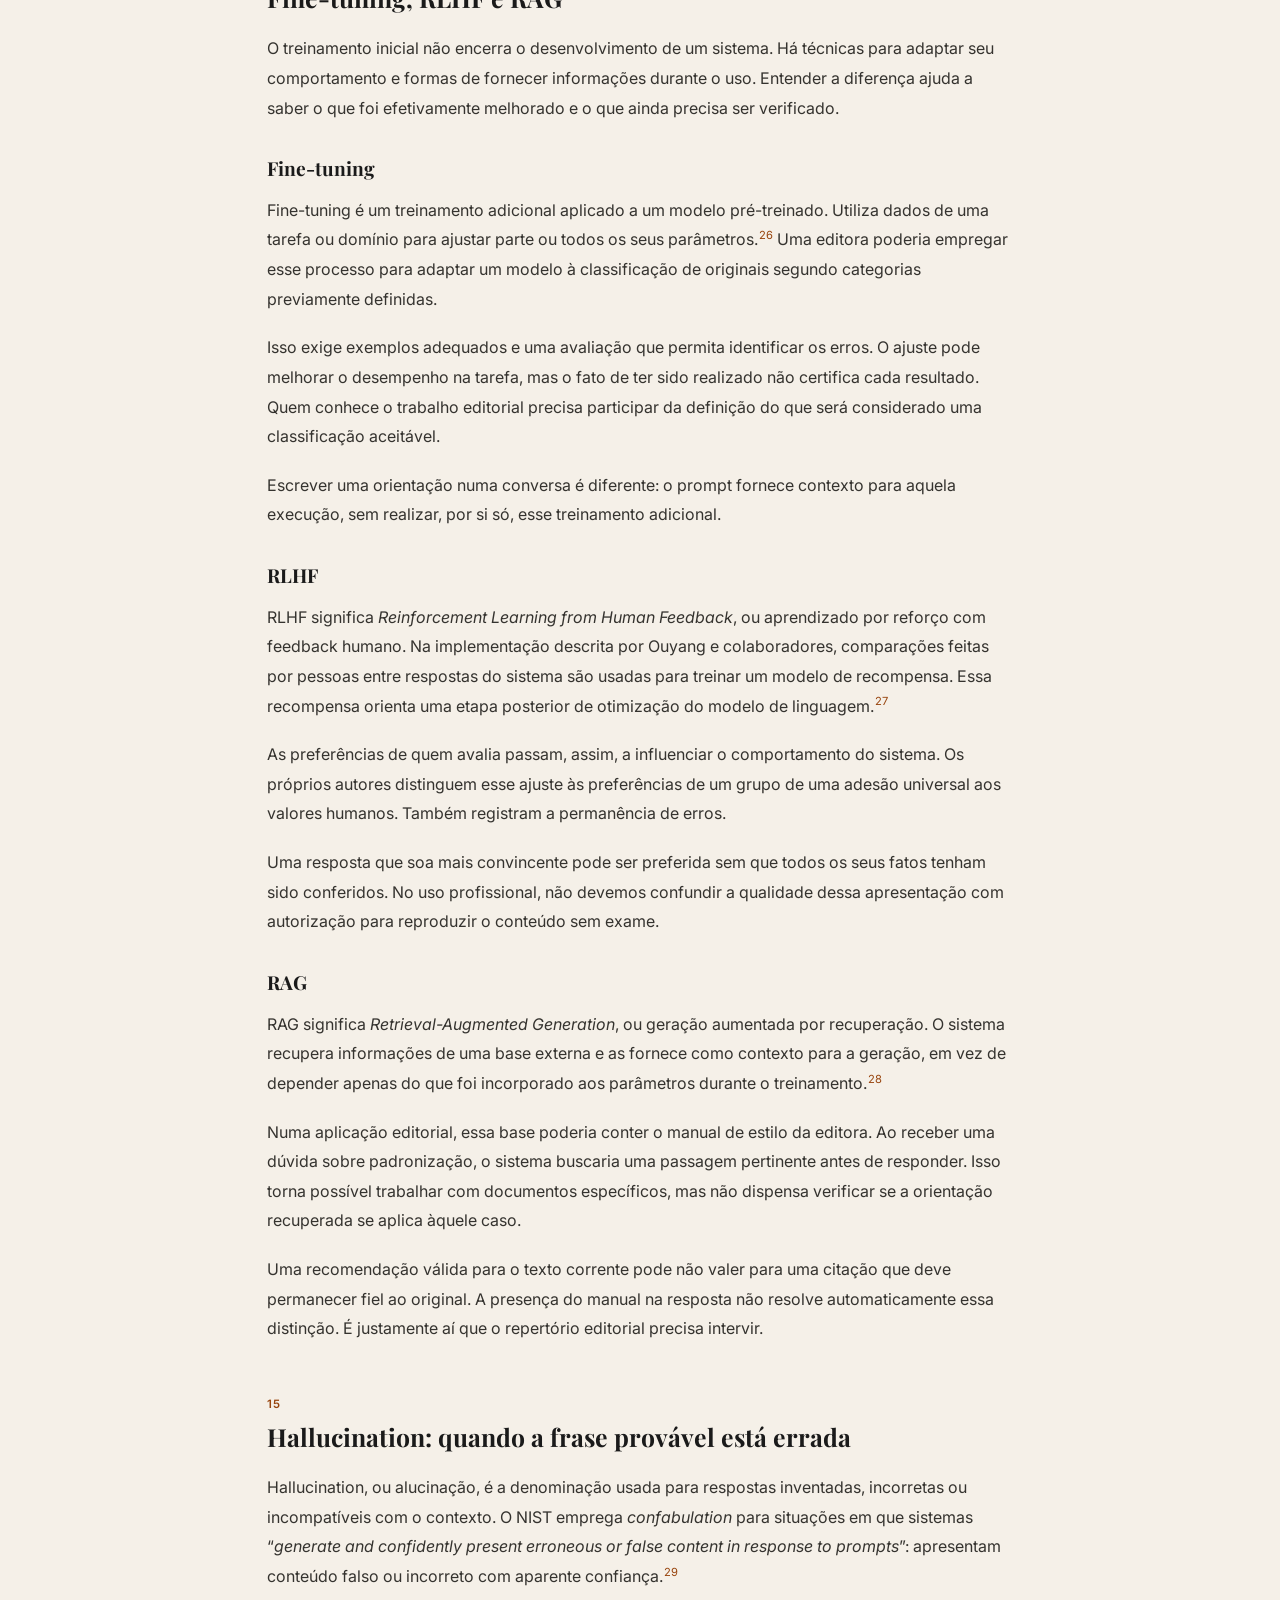
<file: artigos/ia-ferramenta.html>
<!DOCTYPE html>
<html lang="pt-BR">
<head>
<meta charset="UTF-8">
<meta name="viewport" content="width=device-width, initial-scale=1">
<title>IA é ferramenta. Toda e qualquer direção é humana. · RED</title>
<meta name="description" content="Da lógica formal às LLMs: um estudo autoral sobre inteligência artificial, repertório profissional e a responsabilidade pela direção do trabalho.">
<meta name="author" content="Luan Barboza">
<meta name="theme-color" content="#F5F0E8">
<link rel="icon" href="data:image/svg+xml,<svg xmlns=%22http://www.w3.org/2000/svg%22 viewBox=%220 0 100 100%22><text y=%22.9em%22 font-size=%2290%22>%F0%9F%93%98</text></svg>">
<link rel="canonical" href="https://redredator-lgtm.github.io/artigos/ia-ferramenta.html">
<meta property="og:type" content="article">
<meta property="og:title" content="IA é ferramenta. Toda e qualquer direção é humana.">
<meta property="og:description" content="Da lógica formal às LLMs: um estudo sobre IA como ferramenta, com linha do tempo, imagens históricas e referências.">
<meta property="og:url" content="https://redredator-lgtm.github.io/artigos/ia-ferramenta.html">
<meta property="og:image" content="https://redredator-lgtm.github.io/img/work-ia-ferramenta-v2.png">
<meta name="twitter:card" content="summary_large_image">
<link rel="preconnect" href="https://fonts.googleapis.com">
<link rel="preconnect" href="https://fonts.gstatic.com" crossorigin>
<link href="https://fonts.googleapis.com/css2?family=Playfair+Display:ital,wght@0,400;0,700;0,900;1,400;1,700&family=Inter:wght@300;400;500;600&display=swap" rel="stylesheet">
<link rel="stylesheet" href="/assets/artigo.css">
<script src="/assets/artigo-midias.js" defer></script>
</head>
<body class="pagina-artigo">
<nav class="artigo-navegacao" aria-label="Portfólio"><a href="/trabalhos.html#ia-ferramenta">← Voltar aos trabalhos</a><a href="/index.html" aria-label="RED, página inicial">RED</a></nav>
<main class="artigo-pagina-corpo">
<article class="artigo" data-artigo aria-labelledby="ia-artigo-titulo">
<figure class="artigo-figura artigo-abertura">
<a href="/img/work-ia-ferramenta-v2.png" target="_blank" rel="noopener" aria-label="Ver a arte de abertura completa"><img src="/img/work-ia-ferramenta-v2.png" alt="Lambe-lambe em laranja e azul, com o símbolo da OpenAI no chip e a frase: IA é ferramenta. Toda e qualquer direção é humana." width="1024" height="1536" loading="eager" fetchpriority="high" decoding="async"></a>
<figcaption><span class="artigo-legenda">Abertura. A peça autoral que deu origem a este estudo: “IA é ferramenta. Toda e qualquer direção é humana.”</span><span class="artigo-credito">Conceito e direção: Red. Arte do card já publicado no portfólio, produzida propositalmente com IA.</span></figcaption>
</figure>
<header class="artigo-cabecalho"><p class="artigo-editoria">Ago 2026 · Autoral · Conceito</p><h1 id="ia-artigo-titulo" tabindex="-1">IA é ferramenta. Toda e qualquer direção é humana.</h1><p class="artigo-autoria">Por Luan Barboza</p><p class="artigo-leitura">Estudo autoral | Aproximadamente 4.200 palavras | Tempo estimado de leitura: 21 minutos</p></header>
<nav class="artigo-sumario" aria-labelledby="ia-sumario"><h2 id="ia-sumario" tabindex="-1">Sumário</h2><ol><li><a href="#ia-antes-da-inteligencia-artificial-ter-esse-nome">Antes da inteligência artificial ter esse nome</a></li>
<li><a href="#ia-1950-a-pergunta-de-turing">1950: a pergunta de Turing</a></li>
<li><a href="#ia-1956-logic-theorist-e-o-nascimento-de-um-campo">1956: Logic Theorist e o nascimento de um campo</a></li>
<li><a href="#ia-quando-a-maquina-comecou-a-aprender">Quando a máquina começou a aprender</a></li>
<li><a href="#ia-robos-que-pareciam-inteligentes">Robôs que pareciam inteligentes</a></li>
<li><a href="#ia-r-o-b-um-robo-nao-e-necessariamente-uma-ia">R.O.B.: um robô não é necessariamente uma IA</a></li>
<li><a href="#ia-a-predicao-ja-estava-no-cotidiano">A predição já estava no cotidiano</a></li>
<li><a href="#ia-sistemas-excelentes-em-tarefas-estreitas">Sistemas excelentes em tarefas estreitas</a></li>
<li><a href="#ia-2012-a-2022-a-mudanca-de-escala">2012 a 2022: a mudança de escala</a></li>
<li><a href="#ia-como-classificar-uma-inteligencia-artificial">Como classificar uma inteligência artificial</a></li>
<li><a href="#ia-o-que-e-machine-learning-e-como-funciona">O que é machine learning e como funciona</a></li>
<li><a href="#ia-rnas-e-deep-learning">RNAs e deep learning</a></li>
<li><a href="#ia-ia-generativa-e-llms">IA generativa e LLMs</a></li>
<li><a href="#ia-fine-tuning-rlhf-e-rag">Fine-tuning, RLHF e RAG</a></li>
<li><a href="#ia-hallucination-quando-a-frase-provavel-esta-errada">Hallucination: quando a frase provável está errada</a></li>
<li><a href="#ia-o-que-e-um-prompt">O que é um prompt</a></li>
<li><a href="#ia-a-ferramenta-nao-substitui-repertorio">A ferramenta não substitui repertório</a></li>
<li><a href="#ia-toda-e-qualquer-direcao-e-humana">Toda e qualquer direção é humana</a></li>
<li><a href="#ia-notas-e-referencias">Notas e referências</a></li></ol></nav>
<section class="artigo-resumo" aria-labelledby="ia-tldr"><h2 id="ia-tldr" tabindex="-1">TL;DR</h2><p>A IA atual resulta de um desenvolvimento que passa pela lógica formal e por diferentes formas de automação. R.O.B. e uma LLM não funcionam da mesma maneira, embora ambos possam produzir uma impressão de inteligência. Nas LLMs generativas autorregressivas, a resposta avança por escolhas de tokens condicionadas ao contexto. Isso permite gerar linguagem convincente, mas não garante precisão factual. O estudo explica como o treinamento e técnicas como RAG interferem nesse processo, antes de discutir a elaboração de prompts. A tese é que o uso profissional exige conhecimento para examinar a saída e continuar o trabalho: uma resposta bem escrita ainda pode citar uma obra inexistente, e uma imagem com bom acabamento pode não servir à proposta.</p></section>
<p>Durante a produção do cartaz que acompanha este estudo, precisei voltar várias vezes a um detalhe do desenho. O símbolo da OpenAI devia ocupar o chip inteiro. Em uma das versões, apareceu pequeno, dentro de um quadrado, como um adesivo aplicado à superfície. A imagem tinha acabamento, mas aquela solução não correspondia ao que eu havia pedido.</p>
<p>O texto do cartaz também precisou de ajuste. Ele aparecia fora da composição, embora devesse fazer parte dela. Para avançar, foi necessário apontar o problema e examinar a versão seguinte. Uma instrução como “melhore a imagem” deixaria em aberto justamente a decisão que eu precisava comunicar.</p>
<p>É desse trabalho que estou falando quando afirmo que a IA não pensa por mim. Consigo recorrer a ela para desenvolver uma ideia que ainda está mal resolvida. Isso inclui pedir sugestões e considerar uma solução que eu não havia imaginado. Ao aceitar essa solução, porém, continuo tendo de avaliar se ela serve ao projeto. A facilidade de gerar outra versão não encerra essa avaliação.</p>
<p>A discussão fica confusa quando usamos a palavra inteligência para tratar do mesmo modo sistemas muito diferentes. R.O.B., o robô da Nintendo, respondia a comandos enviados pela televisão. Uma LLM gera linguagem a partir de padrões aprendidos durante o treinamento. Os dois podem causar uma impressão de inteligência, embora essa impressão, sozinha, pouco explique sobre seu funcionamento.</p>
<p>Para chegar às LLMs, convém acompanhar como essas diferenças foram surgindo. A história começa antes dos programas de computador, nos esforços para descrever o raciocínio por meio de operações formais.</p>
<section class="artigo-secao" id="ia-antes-da-inteligencia-artificial-ter-esse-nome" aria-labelledby="ia-antes-da-inteligencia-artificial-ter-esse-nome-titulo" tabindex="-1"><h2 id="ia-antes-da-inteligencia-artificial-ter-esse-nome-titulo"><span class="artigo-numero" aria-hidden="true">01</span>Antes da inteligência artificial ter esse nome</h2>
<p>A lógica aristotélica já examinava as relações entre premissas e conclusões. No século XIX, George Boole procurou dar um tratamento matemático a operações da lógica. Em <em>The Mathematical Analysis of Logic</em>, publicado em 1847, apresentou uma álgebra que permitia trabalhar formalmente com essas relações.<sup class="artigo-nota"><a id="ia-nota-ref-1-1" href="#ia-nota-1" role="doc-noteref" aria-label="Nota 1">1</a></sup></p>
<p>Décadas depois, Claude Shannon encontrou uma aplicação para a álgebra booleana na análise de circuitos de relés. Sua dissertação de 1937 relacionava estados de um circuito a valores lógicos. Com isso, combinações de componentes elétricos podiam ser estudadas como operações: havia uma maneira de projetar o circuito a partir da função que ele deveria realizar.<sup class="artigo-nota"><a id="ia-nota-ref-2-1" href="#ia-nota-2" role="doc-noteref" aria-label="Nota 2">2</a></sup></p>
<p>Warren McCulloch e Walter Pitts investigaram outra possibilidade em 1943. Eles propuseram um modelo matemático simplificado da atividade dos neurônios e escreveram que “<em>neural events and the relations among them can be treated by means of propositional logic</em>”. Em tradução livre, eventos neurais e suas relações poderiam ser tratados por meio da lógica proposicional.<sup class="artigo-nota"><a id="ia-nota-ref-3-1" href="#ia-nota-3" role="doc-noteref" aria-label="Nota 3">3</a></sup></p>
<p>Nesse modelo, uma unidade recebia sinais e produzia uma saída conforme determinadas condições. A inspiração biológica ajudava a formular o problema, mas não fazia do modelo uma reprodução completa do cérebro. Tampouco estavam ali, prontos, os métodos de treinamento das redes atuais. O interesse histórico está na possibilidade de estudar operações realizadas por conjuntos de unidades artificiais.</p>
</section>
<section class="artigo-secao" id="ia-1950-a-pergunta-de-turing" aria-labelledby="ia-1950-a-pergunta-de-turing-titulo" tabindex="-1"><h2 id="ia-1950-a-pergunta-de-turing-titulo"><span class="artigo-numero" aria-hidden="true">02</span>1950: a pergunta de Turing</h2>
<p>“<em>Can machines think?</em>” aparece na abertura de <em>Computing Machinery and Intelligence</em>, artigo de Alan Turing publicado em 1950.<sup class="artigo-nota"><a id="ia-nota-ref-4-1" href="#ia-nota-4" role="doc-noteref" aria-label="Nota 4">4</a></sup> A pergunta é conhecida, mas o movimento seguinte do texto merece atenção: Turing propõe substituí-la por uma situação em que o desempenho da máquina possa ser observado.</p>
<figure class="artigo-figura artigo-figura-retrato">
<a href="/img/artigo-ia/alan-turing-1951.jpg" target="_blank" rel="noopener" aria-label="Abrir imagem ampliada: Retrato em preto e branco de Alan Turing, de paletó e gravata, em 1951."><img src="/img/artigo-ia/alan-turing-1951.jpg" alt="Retrato em preto e branco de Alan Turing, de paletó e gravata, em 1951." width="800" height="1067" loading="lazy" decoding="async"></a>
<figcaption><span class="artigo-legenda">Figura 1. Alan Turing, em retrato de 29 de março de 1951. No ano anterior, publicou <em>Computing Machinery and Intelligence</em>, apresentado nesta seção.</span><span class="artigo-credito">Imagem: Elliott &amp; Fry · <a href="https://commons.wikimedia.org/wiki/File:Alan_Turing_(1951).jpg" target="_blank" rel="noopener noreferrer">Fonte</a> · <a href="https://creativecommons.org/publicdomain/mark/1.0/" target="_blank" rel="noopener noreferrer">Domínio público</a>. Imagem sem alterações.</span></figcaption>
</figure>
<p>É o jogo da imitação. Em uma de suas formulações, um interrogador conversa por escrito e tenta distinguir as respostas de uma máquina das de uma pessoa. Esse procedimento permite discutir o comportamento produzido sem depender, de saída, de uma definição consensual de pensamento.</p>
<p>Um desempenho convincente nessa situação não resolve por si só a questão da consciência. Ao ler uma resposta de um sistema atual, também precisamos separar a impressão de compreensão daquilo que conseguimos verificar. Uma conversa pode soar perfeitamente adequada enquanto contém uma informação errada.</p>
</section>
<section class="artigo-secao" id="ia-1956-logic-theorist-e-o-nascimento-de-um-campo" aria-labelledby="ia-1956-logic-theorist-e-o-nascimento-de-um-campo-titulo" tabindex="-1"><h2 id="ia-1956-logic-theorist-e-o-nascimento-de-um-campo-titulo"><span class="artigo-numero" aria-hidden="true">03</span>1956: Logic Theorist e o nascimento de um campo</h2>
<p>A proposta do encontro de Dartmouth foi apresentada em 1955 por John McCarthy, Marvin Minsky, Nathaniel Rochester e Claude Shannon. O encontro ocorreria no ano seguinte. Ao empregar a expressão <em>artificial intelligence</em>, os autores partiam de uma hipótese: seria possível descrever características da aprendizagem e da inteligência com precisão suficiente para simulá-las numa máquina. No documento, essa formulação aparece no trecho “<em>every aspect of learning or any other feature of intelligence can in principle be so precisely described</em>”.<sup class="artigo-nota"><a id="ia-nota-ref-5-1" href="#ia-nota-5" role="doc-noteref" aria-label="Nota 5">5</a></sup></p>
<p>O Logic Theorist, desenvolvido nesse período por Allen Newell, Herbert Simon e J. Clifford Shaw, tinha como tarefa demonstrar teoremas de lógica matemática.<sup class="artigo-nota"><a id="ia-nota-ref-6-1" href="#ia-nota-6" role="doc-noteref" aria-label="Nota 6">6</a></sup> Para isso, manipulava símbolos e procurava uma demonstração por meio de regras e estratégias de busca. O desenvolvimento desse programa não envolvia um treinamento com grandes coleções de textos como o que encontraremos mais adiante.</p>
<p>O Logic Theorist é um exemplo da abordagem simbólica. O conhecimento necessário ao problema é representado explicitamente, de modo que o programa possa operar sobre ele. Num sistema assim, uma hipótese que conduz a uma contradição permite abandonar aquele caminho de busca.</p>
<p>A dificuldade está em construir uma representação que dê conta do problema. Na demonstração de um teorema, as regras são formais. Uma conversa cotidiana já exige lidar com ambiguidades que nem sempre podem ser resolvidas pelo que foi dito. Esse limite ajuda a entender por que uma técnica bem-sucedida em determinado domínio não se transfere automaticamente para qualquer outro.</p>
</section>
<section class="artigo-secao" id="ia-quando-a-maquina-comecou-a-aprender" aria-labelledby="ia-quando-a-maquina-comecou-a-aprender-titulo" tabindex="-1"><h2 id="ia-quando-a-maquina-comecou-a-aprender-titulo"><span class="artigo-numero" aria-hidden="true">04</span>Quando a máquina começou a aprender</h2>
<p>Frank Rosenblatt apresentou o perceptron em 1958. O modelo recebia valores de entrada, atribuía pesos a eles e produzia uma classificação. Durante o treinamento, esses pesos podiam ser ajustados a partir dos resultados, permitindo modificar o comportamento do sistema sem escrever uma regra específica para cada novo caso.<sup class="artigo-nota"><a id="ia-nota-ref-7-1" href="#ia-nota-7" role="doc-noteref" aria-label="Nota 7">7</a></sup></p>
<p>Em 1959, Arthur Samuel publicou seus estudos sobre um programa que jogava damas e melhorava com a experiência. Seu trabalho ajudou a consolidar o termo <em>machine learning</em>, traduzido como aprendizado de máquina.<sup class="artigo-nota"><a id="ia-nota-ref-8-1" href="#ia-nota-8" role="doc-noteref" aria-label="Nota 8">8</a></sup></p>
<p>Aprender, aqui, tem um sentido computacional. Em vez de depender apenas de regras escritas diretamente pelo programador, o modelo é ajustado com base em dados ou na experiência de uma tarefa. O desenvolvimento continua exigindo decisões humanas sobre o problema que será tratado e sobre o que contará como um bom resultado. A aprendizagem não dispensa essas definições; ela introduz outra maneira de obter o comportamento desejado.</p>
</section>
<section class="artigo-secao" id="ia-robos-que-pareciam-inteligentes" aria-labelledby="ia-robos-que-pareciam-inteligentes-titulo" tabindex="-1"><h2 id="ia-robos-que-pareciam-inteligentes-titulo"><span class="artigo-numero" aria-hidden="true">05</span>Robôs que pareciam inteligentes</h2>
<p>Em 1961, o Unimate começou a trabalhar numa fábrica da General Motors, movimentando peças quentes segundo comandos armazenados em memória magnética.<sup class="artigo-nota"><a id="ia-nota-ref-9-1" href="#ia-nota-9" role="doc-noteref" aria-label="Nota 9">9</a></sup> A sequência de trabalho havia sido programada. Para compreender sua operação, era mais útil examinar essa sequência do que atribuir ao robô uma intenção sobre o que estava fabricando.</p>
<p>Shakey, desenvolvido pelo SRI entre 1966 e 1972, lidava com um problema diferente. Equipado com câmera e sensores, o robô móvel podia planejar ações para alcançar um objetivo. Não era necessário especificar isoladamente cada movimento.<sup class="artigo-nota"><a id="ia-nota-ref-10-1" href="#ia-nota-10" role="doc-noteref" aria-label="Nota 10">10</a></sup> Essa autonomia dependia, contudo, das condições do ambiente em que o sistema conseguia perceber os objetos e atuar.</p>
<p>No mesmo período, Joseph Weizenbaum criou ELIZA, um programa de conversação baseado em palavras-chave e regras de transformação. Ao reconhecer certas expressões na entrada, selecionava uma maneira de reorganizá-las numa resposta.<sup class="artigo-nota"><a id="ia-nota-ref-11-1" href="#ia-nota-11" role="doc-noteref" aria-label="Nota 11">11</a></sup></p>
<p>O interesse de ELIZA ultrapassou a técnica empregada. Uma resposta adequada à sequência da conversa podia levar o interlocutor a atribuir compreensão ao programa. A expressão “efeito ELIZA” passou a designar essa tendência. O episódio continua relevante para quem trabalha com linguagem: a impressão produzida por uma resposta pode ser maior do que a capacidade que a sustenta.</p>
</section>
<section class="artigo-secao" id="ia-r-o-b-um-robo-nao-e-necessariamente-uma-ia" aria-labelledby="ia-r-o-b-um-robo-nao-e-necessariamente-uma-ia-titulo" tabindex="-1"><h2 id="ia-r-o-b-um-robo-nao-e-necessariamente-uma-ia-titulo"><span class="artigo-numero" aria-hidden="true">06</span>R.O.B.: um robô não é necessariamente uma IA</h2>
<p>R.O.B., o <em>Robotic Operating Buddy</em>, chegou em 1985 como acessório do Nintendo Entertainment System.<sup class="artigo-nota"><a id="ia-nota-ref-12-1" href="#ia-nota-12" role="doc-noteref" aria-label="Nota 12">12</a></sup> Sua aparência ajuda a explicar por que ele entra tão facilmente numa conversa sobre inteligência artificial. Havia ali um objeto físico que se movimentava em resposta ao videogame.</p>
<figure class="artigo-figura artigo-figura-retrato">
<a href="/img/artigo-ia/nintendo-rob.jpg" target="_blank" rel="noopener" aria-label="Abrir imagem ampliada: R.O.B., acessório robótico cinza da Nintendo, com sensores na cabeça e braços mecânicos."><img src="/img/artigo-ia/nintendo-rob.jpg" alt="R.O.B., acessório robótico cinza da Nintendo, com sensores na cabeça e braços mecânicos." width="960" height="1215" loading="lazy" decoding="async"></a>
<figcaption><span class="artigo-legenda">Figura 2. R.O.B., acessório lançado pela Nintendo em 1985. Seus movimentos eram acionados por sinais visuais do televisor, não por aprendizagem durante a partida.</span><span class="artigo-credito">Imagem: Evan-Amos · <a href="https://commons.wikimedia.org/wiki/File:NES-ROB.jpg" target="_blank" rel="noopener noreferrer">Fonte</a> · <a href="https://creativecommons.org/licenses/by-sa/3.0/" target="_blank" rel="noopener noreferrer">CC BY-SA 3.0</a>. Versão redimensionada pelo Wikimedia Commons; sem outras alterações.</span></figcaption>
</figure>
<p>O mecanismo, porém, dependia de sinais visuais emitidos pelo televisor e captados por sensores ópticos. Esses sinais acionavam comandos específicos do acessório.<sup class="artigo-nota"><a id="ia-nota-ref-13-1" href="#ia-nota-13" role="doc-noteref" aria-label="Nota 13">13</a></sup> R.O.B. não aprendia uma estratégia de jogo a cada partida, nem interpretava livremente o que aparecia na tela.</p>
<p>É um caso útil para distinguir robótica e inteligência artificial. Um robô pode executar uma automação programada sem empregar um modelo de aprendizagem. Ao incluir R.O.B. nesta história, não o estou apresentando como uma LLM rudimentar, mas como um exemplo de tecnologia cuja aparência pode induzir uma leitura equivocada de suas capacidades.</p>
</section>
<section class="artigo-secao" id="ia-a-predicao-ja-estava-no-cotidiano" aria-labelledby="ia-a-predicao-ja-estava-no-cotidiano-titulo" tabindex="-1"><h2 id="ia-a-predicao-ja-estava-no-cotidiano-titulo"><span class="artigo-numero" aria-hidden="true">07</span>A predição já estava no cotidiano</h2>
<p>Nos telefones com teclado numérico, o T9 procurava resolver uma dificuldade bastante concreta: cada tecla correspondia a várias letras. Para sugerir uma palavra a partir da sequência digitada, o sistema consultava um dicionário e apresentava uma candidata compatível.<sup class="artigo-nota"><a id="ia-nota-ref-14-1" href="#ia-nota-14" role="doc-noteref" aria-label="Nota 14">14</a></sup> A entrada era ambígua, e a sugestão ajudava a evitar a seleção manual de cada letra.</p>
<p>Previsões também passaram a participar da filtragem de spam. Nesse caso, o problema era estimar se uma mensagem deveria ser tratada como indesejada. Sistemas de recomendação, por sua vez, procuravam antecipar o interesse de uma pessoa por determinado conteúdo. Essas aplicações já faziam parte do cotidiano antes da popularização dos chats generativos.</p>
<p>No Google Search, o Autocomplete tornou a previsão visível durante a própria digitação. Segundo a explicação da empresa, “<em>Autocomplete predictions reflect searches that have been done on Google</em>”. As sugestões consideram buscas realizadas e são ajustadas ao contexto, inclusive ao idioma e à localização de quem pesquisa.<sup class="artigo-nota"><a id="ia-nota-ref-15-1" href="#ia-nota-15" role="doc-noteref" aria-label="Nota 15">15</a></sup></p>
<p>Se uma expressão aparece como sugestão, isso não comprova que seu conteúdo seja verdadeiro. O sistema está tentando ajudar a completar uma consulta. Essa distinção será importante quando chegarmos à geração de texto: estimar uma continuação adequada e verificar uma afirmação são problemas diferentes, ainda que ambos possam participar do mesmo produto.</p>
</section>
<section class="artigo-secao" id="ia-sistemas-excelentes-em-tarefas-estreitas" aria-labelledby="ia-sistemas-excelentes-em-tarefas-estreitas-titulo" tabindex="-1"><h2 id="ia-sistemas-excelentes-em-tarefas-estreitas-titulo"><span class="artigo-numero" aria-hidden="true">08</span>Sistemas excelentes em tarefas estreitas</h2>
<p>O Deep Blue derrotou Garry Kasparov num confronto de seis partidas em 1997. A máquina da IBM avaliava milhões de posições de xadrez, combinando processamento paralelo com funções de avaliação desenvolvidas com participação de especialistas.<sup class="artigo-nota"><a id="ia-nota-ref-16-1" href="#ia-nota-16" role="doc-noteref" aria-label="Nota 16">16</a></sup> O resultado demonstrava uma capacidade extraordinária dentro das condições daquele jogo.</p>
<figure class="artigo-figura artigo-figura-jogo" data-artigo-animacao>
<div class="artigo-animacao-area"><img src="/img/artigo-ia/deep-blue-kasparov-1997.gif" alt="Animação dos lances da sexta partida de 1997: Deep Blue joga de brancas e Garry Kasparov de pretas." width="800" height="800" loading="lazy" decoding="async"><p class="artigo-animacao-parada" hidden>Deep Blue × Kasparov · Partida 6, 1997.<br>Use o botão acima para acompanhar os lances.</p></div>
<figcaption><span class="artigo-legenda">Figura 3. A sexta partida do confronto de 1997, lance a lance. Deep Blue joga de brancas. Esta é uma reconstituição animada da partida, publicada em 2020, não uma gravação do evento.</span><span class="artigo-credito">Animação: Morn · <a href="https://commons.wikimedia.org/wiki/File:Deep_Blue_versus_Kasparov,_1997,_Game_6.gif" target="_blank" rel="noopener noreferrer">Fonte</a> · <a href="https://creativecommons.org/publicdomain/zero/1.0/" target="_blank" rel="noopener noreferrer">CC0 1.0</a>. Sem alterações.</span></figcaption>
</figure>
<p>Em 2011, o Watson venceu campeões do <em>Jeopardy!</em>. Para responder, o sistema precisava analisar perguntas em linguagem natural e reunir evidências sobre respostas candidatas, às quais atribuía níveis de confiança.<sup class="artigo-nota"><a id="ia-nota-ref-17-1" href="#ia-nota-17" role="doc-noteref" aria-label="Nota 17">17</a></sup> Isso exigia uma solução diferente da empregada no xadrez.</p>
<p>A Siri foi apresentada pela Apple no iPhone 4S, também em 2011. Cortana e Alexa chegaram em 2014.<sup class="artigo-nota"><a id="ia-nota-ref-18-1" href="#ia-nota-18" role="doc-noteref" aria-label="Nota 18">18</a></sup> A interação por voz permitia acionar serviços sem aprender os comandos de cada interface, embora as ações disponíveis continuassem condicionadas às funções implementadas.</p>
<p>Esses assistentes reuniam reconhecimento de fala e processamento de linguagem com mecanismos de busca e integrações. A conversa era a maneira de acessar o sistema. Não era, por si só, uma demonstração de que ele conseguiria resolver qualquer tarefa apresentada em linguagem natural.</p>
</section>
<section class="artigo-secao" id="ia-2012-a-2022-a-mudanca-de-escala" aria-labelledby="ia-2012-a-2022-a-mudanca-de-escala-titulo" tabindex="-1"><h2 id="ia-2012-a-2022-a-mudanca-de-escala-titulo"><span class="artigo-numero" aria-hidden="true">09</span>2012 a 2022: a mudança de escala</h2>
<p>A AlexNet, em 2012, ajudou a demonstrar o potencial das redes neurais profundas na classificação de imagens. Seu treinamento combinava um grande conjunto de exemplos com processamento em GPUs, e o desempenho obtido contribuiu para ampliar o interesse em <em>deep learning</em>.<sup class="artigo-nota"><a id="ia-nota-ref-19-1" href="#ia-nota-19" role="doc-noteref" aria-label="Nota 19">19</a></sup></p>
<p>Em 2017, o artigo <em>Attention Is All You Need</em> apresentou a arquitetura Transformer.<sup class="artigo-nota"><a id="ia-nota-ref-20-1" href="#ia-nota-20" role="doc-noteref" aria-label="Nota 20">20</a></sup> Seu mecanismo de atenção permite calcular relações entre partes de uma sequência e usar essas relações na construção de representações contextuais. No caso da linguagem, o contexto altera a interpretação de uma palavra; a atenção oferece um mecanismo computacional para trabalhar com essas dependências.</p>
<p>O primeiro GPT foi apresentado pela OpenAI em 2018. O modelo combinava a arquitetura Transformer com pré-treinamento generativo em textos e ajuste posterior para tarefas específicas. A sigla significa <em>Generative Pre-trained Transformer</em>.<sup class="artigo-nota"><a id="ia-nota-ref-21-1" href="#ia-nota-21" role="doc-noteref" aria-label="Nota 21">21</a></sup></p>
<p>Quando o ChatGPT foi lançado, em 30 de novembro de 2022, essa trajetória ganhou uma interface conversacional de fácil acesso.<sup class="artigo-nota"><a id="ia-nota-ref-22-1" href="#ia-nota-22" role="doc-noteref" aria-label="Nota 22">22</a></sup> Uma pessoa podia descrever uma tarefa e continuar a interação por escrito, pedindo ajustes conforme recebia as respostas. A repercussão do produto não deve apagar o desenvolvimento que o antecedeu, inclusive o de sistemas que já utilizavam aprendizagem de máquina sem se apresentar ao público como um chat.</p>
</section>
<section class="artigo-secao" id="ia-como-classificar-uma-inteligencia-artificial" aria-labelledby="ia-como-classificar-uma-inteligencia-artificial-titulo" tabindex="-1"><h2 id="ia-como-classificar-uma-inteligencia-artificial-titulo"><span class="artigo-numero" aria-hidden="true">10</span>Como classificar uma inteligência artificial</h2>
<p>A mudança de escala que levou aos sistemas generativos ampliou o que conseguimos fazer com uma máquina. Não considero, porém, que essa capacidade autorize entregar a ela o julgamento sobre o trabalho que vamos assinar. Para discutir esse limite, é preciso distinguir as capacidades atribuídas a cada tipo de IA.</p>
<h3>Inteligência Artificial Estreita</h3>
<p>A ANI, ou Inteligência Artificial Estreita, designa sistemas voltados a tarefas delimitadas. Um desempenho superior ao humano em determinada atividade não demonstra, por si só, capacidade geral. Mesmo um modelo que responde sobre muitos assuntos precisa ser avaliado nas condições concretas em que será utilizado.</p>
<h3>Inteligência Artificial Geral</h3>
<p>A AGI corresponderia a uma inteligência capaz de aprender e atuar entre diferentes domínios com flexibilidade comparável à humana. O conceito permanece em discussão, inclusive quanto aos critérios necessários para reconhecer essa capacidade.</p>
<h3>Superinteligência Artificial</h3>
<p>A ASI seria uma inteligência geral superior à humana em praticamente todas as atividades cognitivas. Nessa classificação, permanece uma categoria hipotética, não um sinônimo para um programa muito rápido.<sup class="artigo-nota"><a id="ia-nota-ref-23-1" href="#ia-nota-23" role="doc-noteref" aria-label="Nota 23">23</a></sup></p>
<p>No trabalho de criação, minha posição não depende da promessa de uma inteligência futura. A IA deve permanecer como ferramenta, submetida aos objetivos do projeto e à avaliação de quem responde por ele. Torná-la mais competente não deveria servir de pretexto para tornar dispensável a competência do profissional.</p>
</section>
<section class="artigo-secao" id="ia-o-que-e-machine-learning-e-como-funciona" aria-labelledby="ia-o-que-e-machine-learning-e-como-funciona-titulo" tabindex="-1"><h2 id="ia-o-que-e-machine-learning-e-como-funciona-titulo"><span class="artigo-numero" aria-hidden="true">11</span>O que é machine learning e como funciona</h2>
<p>Machine learning, ou aprendizado de máquina, permite construir modelos cujo comportamento é ajustado a partir de dados. No exemplo do filtro de spam, um treinamento supervisionado utiliza mensagens acompanhadas de uma classificação de referência. O modelo produz uma previsão, e uma função de perda, chamada <em>loss</em>, mede o desacordo em relação à referência.</p>
<p>Durante o treinamento de uma rede neural, parâmetros como pesos e vieses são atualizados. O gradiente descendente orienta esses ajustes na direção de reduzir a perda.<sup class="artigo-nota"><a id="ia-nota-ref-24-1" href="#ia-nota-24" role="doc-noteref" aria-label="Nota 24">24</a></sup> Depois, é necessário avaliar o desempenho com dados que não participaram desse ajuste. Acertar as mensagens usadas no treinamento não basta para demonstrar que o filtro funcionará bem com as próximas.</p>
<p>Há outras formas de aprendizagem. No aprendizado não supervisionado, o modelo procura estruturas nos dados sem receber uma classificação de referência para cada exemplo. Já no aprendizado por reforço, recebe sinais de recompensa associados às ações que executa e aprende a buscar resultados que aumentem a recompensa esperada.</p>
<p>Essas diferenças não eliminam a necessidade de definir o que merece ser otimizado. Um filtro pode bloquear mais spam e, ao mesmo tempo, impedir a chegada de mensagens legítimas. Se a avaliação ignorar esse segundo problema, um resultado aparentemente melhor pode piorar o uso do sistema.</p>
<p>É nesse ponto que o conhecimento da área entra no desenvolvimento. O cálculo da perda responde ao critério estabelecido; cabe examinar se esse critério representa adequadamente o problema. Tratar a avaliação como mera formalidade seria aceitar que a ferramenta determinasse, por conveniência, o significado de um trabalho bem-feito.</p>
<figure class="artigo-figura artigo-figura-humor">
<a href="https://xkcd.com/1838/" target="_blank" rel="noopener noreferrer" aria-label="Abrir a tirinha Machine Learning no xkcd"><img src="/img/artigo-ia/xkcd-machine-learning.png" alt="Tirinha em inglês: duas pessoas conversam sobre uma pilha de álgebra linear que recebe dados e devolve respostas. Quando as respostas estão erradas, a proposta é mexer na pilha até que pareçam certas." width="370" height="438" loading="lazy" decoding="async"></a>
<figcaption><span class="artigo-legenda">Figura 4. <em>Machine Learning</em>, do xkcd. A piada está na ideia de ajustar o sistema até que as respostas “pareçam certas”. No trabalho profissional, essa aparência precisa ser confrontada com critérios de avaliação.</span><span class="artigo-credito">Randall Munroe / <a href="https://xkcd.com/1838/" target="_blank" rel="noopener noreferrer">xkcd nº 1838</a> · <a href="https://creativecommons.org/licenses/by-nc/2.5/" target="_blank" rel="noopener noreferrer">CC BY-NC 2.5</a> · <a href="https://xkcd.com/license.html" target="_blank" rel="noopener noreferrer">Condições de reutilização</a>. Original em inglês, sem alterações; legenda explicativa em português.</span></figcaption>
</figure>
</section>
<section class="artigo-secao" id="ia-rnas-e-deep-learning" aria-labelledby="ia-rnas-e-deep-learning-titulo" tabindex="-1"><h2 id="ia-rnas-e-deep-learning-titulo"><span class="artigo-numero" aria-hidden="true">12</span>RNAs e deep learning</h2>
<p>Uma Rede Neural Artificial, ou RNA, reúne unidades matemáticas conectadas. A entrada passa por transformações que combinam parâmetros ajustáveis com funções de ativação, até produzir uma saída. Embora o nome tenha inspiração biológica, ele não descreve uma reprodução completa do cérebro.</p>
<p>Em <em>deep learning</em>, redes com diversas camadas aprendem representações dos dados ao longo desse processamento. Na classificação de imagens, algumas camadas podem responder a características simples, como bordas, enquanto outras representam formas mais complexas. A AlexNet, apresentada anteriormente, ajuda a entender a importância dessa abordagem.<sup class="artigo-nota"><a id="ia-nota-ref-19-2" href="#ia-nota-19" role="doc-noteref" aria-label="Nota 19">19</a></sup></p>
<p>Conhecer o mecanismo evita atribuir ao vocabulário técnico mais do que ele explica. A palavra “profundo” se refere à estrutura de processamento da rede. Não é uma avaliação da profundidade intelectual de uma interpretação produzida por ela. Uma análise de texto continua precisando ser confrontada com o texto, por mais sofisticado que seja o sistema que a apresentou.</p>
</section>
<section class="artigo-secao" id="ia-ia-generativa-e-llms" aria-labelledby="ia-ia-generativa-e-llms-titulo" tabindex="-1"><h2 id="ia-ia-generativa-e-llms-titulo"><span class="artigo-numero" aria-hidden="true">13</span>IA generativa e LLMs</h2>
<p>O filtro de spam produz uma classificação. Um sistema generativo pode produzir o conteúdo de uma mensagem, apoiando-se nos padrões aprendidos durante o treinamento e nas informações disponíveis na entrada.</p>
<figure class="artigo-figura artigo-figura-diagrama">
<a href="/img/artigo-ia/transformer-encoder-decoder.png" target="_blank" rel="noopener" aria-label="Abrir imagem ampliada: Esquema de um bloco Transformer: encoder à esquerda e decoder à direita, conectados por atenção cruzada; entradas abaixo e predições acima."><img src="/img/artigo-ia/transformer-encoder-decoder.png" alt="Esquema de um bloco Transformer: encoder à esquerda e decoder à direita, conectados por atenção cruzada; entradas abaixo e predições acima." width="701" height="791" loading="lazy" decoding="async"></a>
<figcaption><span class="artigo-legenda">Figura 5. Esquema de um bloco Transformer com <em>encoder</em> e <em>decoder</em>. As setas mostram relações entre entrada, atenção e predições. É uma representação dessa arquitetura, não de toda LLM: modelos da família GPT utilizam uma variante baseada em <em>decoder</em>.</span><span class="artigo-credito">Imagem: Daniel Voigt Godoy (dvgodoy) · <a href="https://commons.wikimedia.org/wiki/File:Transformer,_one_encoder-decoder_block.png" target="_blank" rel="noopener noreferrer">Fonte</a> · <a href="https://creativecommons.org/licenses/by/4.0/" target="_blank" rel="noopener noreferrer">CC BY 4.0</a>. Recorte disponibilizado pelo Wikimedia Commons; sem alterações adicionais.</span></figcaption>
</figure>
<p>Uma LLM, sigla de <em>Large Language Model</em>, é um modelo de linguagem treinado em grande escala. Para processar texto, utiliza tokens, unidades que podem corresponder a palavras, partes delas ou caracteres. O modelo estima probabilidades de tokens em determinado contexto.<sup class="artigo-nota"><a id="ia-nota-ref-25-1" href="#ia-nota-25" role="doc-noteref" aria-label="Nota 25">25</a></sup></p>
<p>Nas LLMs generativas autorregressivas, a resposta avança pela seleção de um próximo token. Esse token passa a integrar a sequência usada na seleção seguinte. Se a entrada termina em “a direção de arte começa pela definição do”, continuações como “conceito” e “público” podem receber probabilidades diferentes. A seleção depende também da estratégia de geração; nem sempre se escolhe a alternativa de maior probabilidade.</p>
<p>A atenção, mecanismo da arquitetura Transformer, permite calcular relações entre partes da sequência na construção de representações contextuais.<sup class="artigo-nota"><a id="ia-nota-ref-20-2" href="#ia-nota-20" role="doc-noteref" aria-label="Nota 20">20</a></sup> Portanto, não se trata apenas de retirar uma frase pronta de um arquivo. Há processamento capaz de produzir respostas complexas. Isso merece ser compreendido sem transformar a sofisticação do mecanismo em garantia sobre cada resposta.</p>
<p>Uma referência bibliográfica, por exemplo, pode ter a aparência correta e combinar um autor com uma obra que ele nunca escreveu. O acabamento da frase torna o erro menos evidente. Para quem publica, essa fluência deveria aumentar o cuidado com a conferência, não diminuir a exigência de conhecer o assunto.</p>
</section>
<section class="artigo-secao" id="ia-fine-tuning-rlhf-e-rag" aria-labelledby="ia-fine-tuning-rlhf-e-rag-titulo" tabindex="-1"><h2 id="ia-fine-tuning-rlhf-e-rag-titulo"><span class="artigo-numero" aria-hidden="true">14</span>Fine-tuning, RLHF e RAG</h2>
<p>O treinamento inicial não encerra o desenvolvimento de um sistema. Há técnicas para adaptar seu comportamento e formas de fornecer informações durante o uso. Entender a diferença ajuda a saber o que foi efetivamente melhorado e o que ainda precisa ser verificado.</p>
<h3>Fine-tuning</h3>
<p>Fine-tuning é um treinamento adicional aplicado a um modelo pré-treinado. Utiliza dados de uma tarefa ou domínio para ajustar parte ou todos os seus parâmetros.<sup class="artigo-nota"><a id="ia-nota-ref-26-1" href="#ia-nota-26" role="doc-noteref" aria-label="Nota 26">26</a></sup> Uma editora poderia empregar esse processo para adaptar um modelo à classificação de originais segundo categorias previamente definidas.</p>
<p>Isso exige exemplos adequados e uma avaliação que permita identificar os erros. O ajuste pode melhorar o desempenho na tarefa, mas o fato de ter sido realizado não certifica cada resultado. Quem conhece o trabalho editorial precisa participar da definição do que será considerado uma classificação aceitável.</p>
<p>Escrever uma orientação numa conversa é diferente: o prompt fornece contexto para aquela execução, sem realizar, por si só, esse treinamento adicional.</p>
<h3>RLHF</h3>
<p>RLHF significa <em>Reinforcement Learning from Human Feedback</em>, ou aprendizado por reforço com feedback humano. Na implementação descrita por Ouyang e colaboradores, comparações feitas por pessoas entre respostas do sistema são usadas para treinar um modelo de recompensa. Essa recompensa orienta uma etapa posterior de otimização do modelo de linguagem.<sup class="artigo-nota"><a id="ia-nota-ref-27-1" href="#ia-nota-27" role="doc-noteref" aria-label="Nota 27">27</a></sup></p>
<p>As preferências de quem avalia passam, assim, a influenciar o comportamento do sistema. Os próprios autores distinguem esse ajuste às preferências de um grupo de uma adesão universal aos valores humanos. Também registram a permanência de erros.</p>
<p>Uma resposta que soa mais convincente pode ser preferida sem que todos os seus fatos tenham sido conferidos. No uso profissional, não devemos confundir a qualidade dessa apresentação com autorização para reproduzir o conteúdo sem exame.</p>
<h3>RAG</h3>
<p>RAG significa <em>Retrieval-Augmented Generation</em>, ou geração aumentada por recuperação. O sistema recupera informações de uma base externa e as fornece como contexto para a geração, em vez de depender apenas do que foi incorporado aos parâmetros durante o treinamento.<sup class="artigo-nota"><a id="ia-nota-ref-28-1" href="#ia-nota-28" role="doc-noteref" aria-label="Nota 28">28</a></sup></p>
<p>Numa aplicação editorial, essa base poderia conter o manual de estilo da editora. Ao receber uma dúvida sobre padronização, o sistema buscaria uma passagem pertinente antes de responder. Isso torna possível trabalhar com documentos específicos, mas não dispensa verificar se a orientação recuperada se aplica àquele caso.</p>
<p>Uma recomendação válida para o texto corrente pode não valer para uma citação que deve permanecer fiel ao original. A presença do manual na resposta não resolve automaticamente essa distinção. É justamente aí que o repertório editorial precisa intervir.</p>
</section>
<section class="artigo-secao" id="ia-hallucination-quando-a-frase-provavel-esta-errada" aria-labelledby="ia-hallucination-quando-a-frase-provavel-esta-errada-titulo" tabindex="-1"><h2 id="ia-hallucination-quando-a-frase-provavel-esta-errada-titulo"><span class="artigo-numero" aria-hidden="true">15</span>Hallucination: quando a frase provável está errada</h2>
<p>Hallucination, ou alucinação, é a denominação usada para respostas inventadas, incorretas ou incompatíveis com o contexto. O NIST emprega <em>confabulation</em> para situações em que sistemas “<em>generate and confidently present erroneous or false content in response to prompts</em>”: apresentam conteúdo falso ou incorreto com aparente confiança.<sup class="artigo-nota"><a id="ia-nota-ref-29-1" href="#ia-nota-29" role="doc-noteref" aria-label="Nota 29">29</a></sup></p>
<p>O problema pode chegar ao leitor disfarçado de precisão. Uma referência completa, com título e data, parece mais confiável do que uma afirmação vaga. Se a referência foi inventada, porém, a aparência de rigor apenas dificulta perceber o erro. Até uma obra verdadeira pode ser citada para sustentar algo que não diz.</p>
<p>É por isso que me oponho a usar “a IA alucinou” como justificativa suficiente para publicar uma informação falsa. A expressão descreve um problema do sistema. Não encerra a discussão sobre o trabalho de quem recebeu a resposta e decidiu aproveitá-la.</p>
<p>Pedir à própria ferramenta que confirme o que escreveu pode ajudar a investigar uma dúvida, mas não equivale a consultar a fonte. Se não tenho condições de avaliar uma afirmação, preciso estudar o assunto ou procurar apoio de quem o conhece. Não devo transformar minha dificuldade de conferir em confiança automática na resposta.</p>
</section>
<section class="artigo-secao" id="ia-o-que-e-um-prompt" aria-labelledby="ia-o-que-e-um-prompt-titulo" tabindex="-1"><h2 id="ia-o-que-e-um-prompt-titulo"><span class="artigo-numero" aria-hidden="true">16</span>O que é um prompt</h2>
<p>Prompt é a entrada fornecida ao modelo para orientar sua resposta. Pode incluir o pedido e materiais que ajudem a situá-lo. A documentação da OpenAI recomenda instruções claras, contexto relevante e, quando úteis, exemplos de entradas acompanhadas das saídas desejadas.<sup class="artigo-nota"><a id="ia-nota-ref-30-1" href="#ia-nota-30" role="doc-noteref" aria-label="Nota 30">30</a></sup></p>
<p>Ao pedir um convite para o Evento XPTO, preciso saber o que o encontro oferece ao público. Se eu não defini essa proposta, o modelo pode preencher a lacuna com uma promessa genérica que não corresponde ao evento. Um pedido possível seria:</p>
<blockquote>Escreva um convite para o Evento XPTO a partir da descrição abaixo. O público são profissionais que estão começando no mercado editorial. Preserve apenas as informações confirmadas. Onde faltarem dados de serviço, use [data] - [hora] - [link]. Não atribua ao encontro benefícios que a descrição não apresenta. Entregue apenas o texto do convite.</blockquote>
<p>Esse pedido delimita o trabalho, mas ainda exige fornecer a descrição e examinar a resposta. Se o texto disser que o evento prepara alguém para atuar no mercado, preciso verificar se a programação permite essa promessa. Trocar uma expressão por outra mais persuasiva não resolve uma afirmação indevida.</p>
<p>A criação do prompt pode continuar depois da primeira saída. Posso apontar uma passagem problemática e pedir outra solução, sem recomeçar tudo. Também posso aproveitar uma ideia proposta pelo modelo. O que não aceito é dispensar a avaliação só porque a resposta chegou bem escrita.</p>
<p>Defendo a IA exclusivamente como ferramenta de trabalho. Rejeito a ideia de que uma resposta bem formulada dispense quem a utiliza de saber o que está fazendo. Se não consigo explicar por que determinada escolha serve ao projeto, não tenho fundamento para aprová-la. Repassar o resultado porque parece convincente é permitir que minha assinatura encubra uma decisão que nem sequer fui capaz de avaliar. Não aceito que isso seja vendido como competência profissional.</p>
<p>Posso aproveitar uma solução sugerida pela IA, inclusive uma que não me ocorreria sozinho. Mas a facilidade de obter essa resposta não me desobriga de estudar o que ainda não domino. A IA deve permanecer subordinada à direção humana, mesmo quando entrega resultados excelentes. Quem assume um trabalho precisa sustentar suas escolhas. Se entrega à ferramenta também os critérios de aprovação, está abrindo mão do próprio ofício e esperando receber crédito por ele.</p>
</section>
<section class="artigo-secao" id="ia-a-ferramenta-nao-substitui-repertorio" aria-labelledby="ia-a-ferramenta-nao-substitui-repertorio-titulo" tabindex="-1"><h2 id="ia-a-ferramenta-nao-substitui-repertorio-titulo"><span class="artigo-numero" aria-hidden="true">17</span>A ferramenta não substitui repertório</h2>
<p>Uma pessoa pode conseguir uma imagem convincente sem dominar direção de arte. A dificuldade aparece quando precisa avaliar o resultado. Um título que parecia legível no monitor pode ficar difícil de ler no celular. Se a avaliação se resumiu a achar a imagem bonita, esse problema passa batido.</p>
<p>Pedir à IA que deixe a peça “mais profissional” pode produzir outra composição com o mesmo defeito. O conhecimento de hierarquia tipográfica ajuda a orientar a correção. Talvez seja necessário trocar a fonte; também pode acontecer de o título ocupar mais espaço do que o formato comporta, exigindo uma revisão do texto.</p>
<p>Sem estudar a área, fica difícil reconhecer essas situações e justificar uma escolha. Um prompt copiado pode até produzir uma saída aproveitável. Quando o projeto muda, porém, a instrução terá de ser adaptada, e a experiência de avaliar o trabalho volta a fazer falta.</p>
<p>Aprender a usar a ferramenta inclui esse estudo. A quantidade de versões disponíveis não reduz a necessidade de examiná-las no contexto em que serão utilizadas.</p>
</section>
<section class="artigo-secao" id="ia-toda-e-qualquer-direcao-e-humana" aria-labelledby="ia-toda-e-qualquer-direcao-e-humana-titulo" tabindex="-1"><h2 id="ia-toda-e-qualquer-direcao-e-humana-titulo"><span class="artigo-numero" aria-hidden="true">18</span>Toda e qualquer direção é humana</h2>
<p>Na conferência deste estudo, a passagem sobre o Deep Blue precisou de uma correção. A versão inicial descrevia a vitória sobre Kasparov, em 1997, como uma partida. A fonte da IBM registra um confronto de seis partidas. O computador já havia vencido uma partida isolada em 1996, mas Kasparov ganhou aquele confronto.<sup class="artigo-nota"><a id="ia-nota-ref-16-2" href="#ia-nota-16" role="doc-noteref" aria-label="Nota 16">16</a></sup></p>
<p>A diferença não ficava clara na redação anterior. Para corrigi-la, foi necessário voltar à fonte e entender qual resultado estava sendo apresentado. Uma resposta que parecia suficiente para seguir escrevendo ainda precisava dessa leitura.</p>
<p>É assim que pretendo situar a IA no meu trabalho. Posso recorrer a ela durante a pesquisa e aproveitar uma primeira versão, sem dar o assunto por encerrado. Ao decidir que uma informação está pronta para publicação, preciso conseguir explicar de onde ela veio e por que estou usando aquela fonte. A frase do cartaz expressa essa responsabilidade pelo trabalho que escolho apresentar.</p>
</section>
<section class="artigo-referencias" id="ia-notas-e-referencias" aria-labelledby="ia-referencias-titulo" role="doc-endnotes" tabindex="-1"><h2 id="ia-referencias-titulo"><span class="artigo-numero" aria-hidden="true">19</span>Notas e referências</h2><ol>
<li id="ia-nota-1" tabindex="-1">Stanford Encyclopedia of Philosophy, <a href="https://plato.stanford.edu/entries/aristotle-logic/" target="_blank" rel="noopener noreferrer">Aristotle’s Logic</a>; University of Pennsylvania, <a href="https://onlinebooks.library.upenn.edu/webbin/book/lookupid?key=olbp41186" target="_blank" rel="noopener noreferrer"><em>The Mathematical Analysis of Logic</em>, de George Boole</a>. <span class="artigo-retornos"><a href="#ia-nota-ref-1-1" role="doc-backlink" aria-label="Voltar à chamada 1 da nota 1">↩</a></span></li>
<li id="ia-nota-2" tabindex="-1">MIT News, <a href="https://news.mit.edu/2001/shannon" target="_blank" rel="noopener noreferrer">Professor Emeritus Claude Shannon, founder of digital communications, dies at 84</a>. <span class="artigo-retornos"><a href="#ia-nota-ref-2-1" role="doc-backlink" aria-label="Voltar à chamada 1 da nota 2">↩</a></span></li>
<li id="ia-nota-3" tabindex="-1">Warren S. McCulloch e Walter Pitts, <a href="https://doi.org/10.1007/BF02478259" target="_blank" rel="noopener noreferrer"><em>A logical calculus of the ideas immanent in nervous activity</em></a>, 1943. <span class="artigo-retornos"><a href="#ia-nota-ref-3-1" role="doc-backlink" aria-label="Voltar à chamada 1 da nota 3">↩</a></span></li>
<li id="ia-nota-4" tabindex="-1">Alan Turing, <a href="https://academic.oup.com/mind/article/LIX/236/433/986238" target="_blank" rel="noopener noreferrer"><em>Computing Machinery and Intelligence</em></a>, 1950. <span class="artigo-retornos"><a href="#ia-nota-ref-4-1" role="doc-backlink" aria-label="Voltar à chamada 1 da nota 4">↩</a></span></li>
<li id="ia-nota-5" tabindex="-1">John McCarthy, Marvin Minsky, Nathaniel Rochester e Claude Shannon, <a href="https://www-formal.stanford.edu/jmc/history/dartmouth/dartmouth.html" target="_blank" rel="noopener noreferrer"><em>A Proposal for the Dartmouth Summer Research Project on Artificial Intelligence</em></a>, 1955. <span class="artigo-retornos"><a href="#ia-nota-ref-5-1" role="doc-backlink" aria-label="Voltar à chamada 1 da nota 5">↩</a></span></li>
<li id="ia-nota-6" tabindex="-1">Allen Newell e Herbert A. Simon, <a href="https://bitsavers.org/pdf/rand/ipl/P-868_The_Logic_Theory_Machine_Jul56.pdf" target="_blank" rel="noopener noreferrer"><em>The Logic Theory Machine</em>, RAND P-868</a>, 1956; Carnegie Mellon University, <a href="https://www.cmu.edu/simon/what-is-simon/history.html" target="_blank" rel="noopener noreferrer">History of the Simon Initiative</a>. <span class="artigo-retornos"><a href="#ia-nota-ref-6-1" role="doc-backlink" aria-label="Voltar à chamada 1 da nota 6">↩</a></span></li>
<li id="ia-nota-7" tabindex="-1">Frank Rosenblatt, <a href="https://homepages.math.uic.edu/~lreyzin/papers/rosenblatt58.pdf" target="_blank" rel="noopener noreferrer"><em>The Perceptron: A Probabilistic Model for Information Storage and Organization in the Brain</em></a>, 1958. <span class="artigo-retornos"><a href="#ia-nota-ref-7-1" role="doc-backlink" aria-label="Voltar à chamada 1 da nota 7">↩</a></span></li>
<li id="ia-nota-8" tabindex="-1">Arthur L. Samuel, <a href="https://dblp.org/rec/journals/ibmrd/Samuel59" target="_blank" rel="noopener noreferrer"><em>Some Studies in Machine Learning Using the Game of Checkers</em></a>, 1959. <span class="artigo-retornos"><a href="#ia-nota-ref-8-1" role="doc-backlink" aria-label="Voltar à chamada 1 da nota 8">↩</a></span></li>
<li id="ia-nota-9" tabindex="-1">Computer History Museum, <a href="https://www.computerhistory.org/timeline/ai-robotics/" target="_blank" rel="noopener noreferrer">AI &amp; Robotics Timeline</a>. <span class="artigo-retornos"><a href="#ia-nota-ref-9-1" role="doc-backlink" aria-label="Voltar à chamada 1 da nota 9">↩</a></span></li>
<li id="ia-nota-10" tabindex="-1">SRI International, <a href="https://www.sri.com/hoi/shakey-the-robot/" target="_blank" rel="noopener noreferrer">Shakey the Robot</a>. <span class="artigo-retornos"><a href="#ia-nota-ref-10-1" role="doc-backlink" aria-label="Voltar à chamada 1 da nota 10">↩</a></span></li>
<li id="ia-nota-11" tabindex="-1">Joseph Weizenbaum, <a href="https://doi.org/10.1145/365153.365168" target="_blank" rel="noopener noreferrer"><em>ELIZA: A Computer Program for the Study of Natural Language Communication Between Man and Machine</em></a>, 1966. <span class="artigo-retornos"><a href="#ia-nota-ref-11-1" role="doc-backlink" aria-label="Voltar à chamada 1 da nota 11">↩</a></span></li>
<li id="ia-nota-12" tabindex="-1">Nintendo, <a href="https://www.nintendo.com/en-ca/amiibo/detail/rob-amiibo-super-smash-bros-series/" target="_blank" rel="noopener noreferrer">R.O.B.</a>. <span class="artigo-retornos"><a href="#ia-nota-ref-12-1" role="doc-backlink" aria-label="Voltar à chamada 1 da nota 12">↩</a></span></li>
<li id="ia-nota-13" tabindex="-1">Nintendo, <a href="https://www.digitpress.com/library/manuals/nes/Gyromite.pdf" target="_blank" rel="noopener noreferrer"><em>Gyromite Instruction Booklet</em></a>; NESdev, <a href="https://www.nesdev.org/wiki/R.O.B." target="_blank" rel="noopener noreferrer">documentação técnica de R.O.B.</a>. <span class="artigo-retornos"><a href="#ia-nota-ref-13-1" role="doc-backlink" aria-label="Voltar à chamada 1 da nota 13">↩</a></span></li>
<li id="ia-nota-14" tabindex="-1">Philips, <a href="https://www.documents.philips.com/assets/20230517/2dbe0249271e498f9f7bb00500f40469.pdf" target="_blank" rel="noopener noreferrer">manual com funcionamento do T9 Predictive Text Input</a>. <span class="artigo-retornos"><a href="#ia-nota-ref-14-1" role="doc-backlink" aria-label="Voltar à chamada 1 da nota 14">↩</a></span></li>
<li id="ia-nota-15" tabindex="-1">Google, <a href="https://blog.google/products-and-platforms/products/search/how-google-autocomplete-predictions-work/" target="_blank" rel="noopener noreferrer">How Google Autocomplete predictions are generated</a>. <span class="artigo-retornos"><a href="#ia-nota-ref-15-1" role="doc-backlink" aria-label="Voltar à chamada 1 da nota 15">↩</a></span></li>
<li id="ia-nota-16" tabindex="-1">IBM, <a href="https://www.ibm.com/history/deep-blue" target="_blank" rel="noopener noreferrer">Deep Blue</a>. <span class="artigo-retornos"><a href="#ia-nota-ref-16-1" role="doc-backlink" aria-label="Voltar à chamada 1 da nota 16">↩1</a> <a href="#ia-nota-ref-16-2" role="doc-backlink" aria-label="Voltar à chamada 2 da nota 16">↩2</a></span></li>
<li id="ia-nota-17" tabindex="-1">IBM, <a href="https://www.ibm.com/history/watson-jeopardy" target="_blank" rel="noopener noreferrer">Watson, <em>Jeopardy!</em> champion</a>. <span class="artigo-retornos"><a href="#ia-nota-ref-17-1" role="doc-backlink" aria-label="Voltar à chamada 1 da nota 17">↩</a></span></li>
<li id="ia-nota-18" tabindex="-1">Apple, <a href="https://www.apple.com/newsroom/2011/10/04Apple-Launches-iPhone-4S-iOS-5-iCloud/" target="_blank" rel="noopener noreferrer">lançamento do iPhone 4S e da Siri</a>; Microsoft, <a href="https://news.microsoft.com/source/2014/04/03/microsoft-showcases-latest-updates-to-windows-opportunities-for-developers/" target="_blank" rel="noopener noreferrer">apresentação da Cortana</a>; Amazon, <a href="https://www.aboutamazon.com/news/devices/seven-women-behind-alexa" target="_blank" rel="noopener noreferrer">história do lançamento da Alexa</a>. <span class="artigo-retornos"><a href="#ia-nota-ref-18-1" role="doc-backlink" aria-label="Voltar à chamada 1 da nota 18">↩</a></span></li>
<li id="ia-nota-19" tabindex="-1">Alex Krizhevsky, Ilya Sutskever e Geoffrey Hinton, <a href="https://papers.nips.cc/paper_files/paper/2012/hash/c399862d3b9d6b76c8436e924a68c45b-Abstract.html" target="_blank" rel="noopener noreferrer"><em>ImageNet Classification with Deep Convolutional Neural Networks</em></a>, 2012. <span class="artigo-retornos"><a href="#ia-nota-ref-19-1" role="doc-backlink" aria-label="Voltar à chamada 1 da nota 19">↩1</a> <a href="#ia-nota-ref-19-2" role="doc-backlink" aria-label="Voltar à chamada 2 da nota 19">↩2</a></span></li>
<li id="ia-nota-20" tabindex="-1">Ashish Vaswani et al., <a href="https://arxiv.org/abs/1706.03762" target="_blank" rel="noopener noreferrer"><em>Attention Is All You Need</em></a>, 2017. <span class="artigo-retornos"><a href="#ia-nota-ref-20-1" role="doc-backlink" aria-label="Voltar à chamada 1 da nota 20">↩1</a> <a href="#ia-nota-ref-20-2" role="doc-backlink" aria-label="Voltar à chamada 2 da nota 20">↩2</a></span></li>
<li id="ia-nota-21" tabindex="-1">Alec Radford et al., <a href="https://cdn.openai.com/research-covers/language-unsupervised/language_understanding_paper.pdf" target="_blank" rel="noopener noreferrer"><em>Improving Language Understanding by Generative Pre-Training</em></a>, 2018. <span class="artigo-retornos"><a href="#ia-nota-ref-21-1" role="doc-backlink" aria-label="Voltar à chamada 1 da nota 21">↩</a></span></li>
<li id="ia-nota-22" tabindex="-1">OpenAI, <a href="https://openai.com/index/chatgpt/" target="_blank" rel="noopener noreferrer">Introducing ChatGPT</a>, 30 de novembro de 2022. <span class="artigo-retornos"><a href="#ia-nota-ref-22-1" role="doc-backlink" aria-label="Voltar à chamada 1 da nota 22">↩</a></span></li>
<li id="ia-nota-23" tabindex="-1">IBM, <a href="https://www.ibm.com/think/topics/artificial-intelligence-types" target="_blank" rel="noopener noreferrer">Understanding the different types of artificial intelligence</a>. <span class="artigo-retornos"><a href="#ia-nota-ref-23-1" role="doc-backlink" aria-label="Voltar à chamada 1 da nota 23">↩</a></span></li>
<li id="ia-nota-24" tabindex="-1">Google for Developers, <a href="https://developers.google.com/machine-learning/crash-course/linear-regression/gradient-descent" target="_blank" rel="noopener noreferrer">Machine Learning Crash Course: Gradient Descent</a>. <span class="artigo-retornos"><a href="#ia-nota-ref-24-1" role="doc-backlink" aria-label="Voltar à chamada 1 da nota 24">↩</a></span></li>
<li id="ia-nota-25" tabindex="-1">Google for Developers, <a href="https://developers.google.com/machine-learning/crash-course/llm" target="_blank" rel="noopener noreferrer">Introduction to Large Language Models</a>. <span class="artigo-retornos"><a href="#ia-nota-ref-25-1" role="doc-backlink" aria-label="Voltar à chamada 1 da nota 25">↩</a></span></li>
<li id="ia-nota-26" tabindex="-1">Google for Developers, <a href="https://developers.google.com/machine-learning/crash-course/llm/tuning" target="_blank" rel="noopener noreferrer">LLMs: Fine-tuning, distillation and prompt engineering</a>. <span class="artigo-retornos"><a href="#ia-nota-ref-26-1" role="doc-backlink" aria-label="Voltar à chamada 1 da nota 26">↩</a></span></li>
<li id="ia-nota-27" tabindex="-1">Long Ouyang et al., <a href="https://arxiv.org/abs/2203.02155" target="_blank" rel="noopener noreferrer"><em>Training Language Models to Follow Instructions with Human Feedback</em></a>, 2022. <span class="artigo-retornos"><a href="#ia-nota-ref-27-1" role="doc-backlink" aria-label="Voltar à chamada 1 da nota 27">↩</a></span></li>
<li id="ia-nota-28" tabindex="-1">Patrick Lewis et al., <a href="https://arxiv.org/abs/2005.11401" target="_blank" rel="noopener noreferrer"><em>Retrieval-Augmented Generation for Knowledge-Intensive NLP Tasks</em></a>, 2020. <span class="artigo-retornos"><a href="#ia-nota-ref-28-1" role="doc-backlink" aria-label="Voltar à chamada 1 da nota 28">↩</a></span></li>
<li id="ia-nota-29" tabindex="-1">NIST, <a href="https://tsapps.nist.gov/publication/get_pdf.cfm?pub_id=958388" target="_blank" rel="noopener noreferrer"><em>Artificial Intelligence Risk Management Framework: Generative Artificial Intelligence Profile</em></a>, seção 2.2. <span class="artigo-retornos"><a href="#ia-nota-ref-29-1" role="doc-backlink" aria-label="Voltar à chamada 1 da nota 29">↩</a></span></li>
<li id="ia-nota-30" tabindex="-1">OpenAI Docs, <a href="https://developers.openai.com/api/docs/guides/prompt-engineering" target="_blank" rel="noopener noreferrer">Prompt engineering</a>. <span class="artigo-retornos"><a href="#ia-nota-ref-30-1" role="doc-backlink" aria-label="Voltar à chamada 1 da nota 30">↩</a></span></li>
</ol></section>
<p class="artigo-voltar-sumario"><a href="#ia-sumario">Voltar ao sumário ↑</a></p>
</article>
</main>
<footer class="artigo-rodape"><a href="/trabalhos.html#ia-ferramenta">← Voltar aos trabalhos</a><span>RED · Luan Barboza</span></footer>
</body>
</html>
</file>
<file: assets/artigo.css>
/* Leitura longa, integrada ao card e à identidade do portfólio. */
.trabalho-artigo-link { display: block; color: inherit; text-decoration: none; height: 100%; }
.trabalho-artigo-link:focus-visible { outline: 3px solid #B5581A; outline-offset: -3px; }
.artigo { color: #35332f; font-family: 'Inter', sans-serif; font-size: 1rem; line-height: 1.85; overflow-wrap: break-word; }
.artigo *, .pagina-artigo * { box-sizing: border-box; }
.artigo a { color: #98450e; text-decoration-thickness: 1px; text-underline-offset: 3px; }
.artigo a:hover { color: #663008; }
.artigo a:focus-visible, .artigo button:focus-visible { outline: 2px solid #B5581A; outline-offset: 4px; }
.artigo h1, .artigo h2, .artigo h3 { color: #1A1A1A; font-family: 'Playfair Display', Georgia, serif; }
.artigo h1 { font-size: clamp(1.85rem, 4vw, 2.65rem); line-height: 1.2; margin: 0 0 1rem; max-width: 22ch; }
.artigo h2 { font-size: 1.55rem; line-height: 1.35; margin: 0 0 1.25rem; }
.artigo h3 { font-size: 1.2rem; line-height: 1.45; margin: 2rem 0 0.8rem; }
.artigo p { margin: 0 0 1.2rem; }
.artigo-cabecalho { margin-bottom: 2rem; padding-bottom: 1.5rem; border-bottom: 1px solid #d7cfc0; }
.artigo .artigo-editoria { font-size: 0.68rem; text-transform: uppercase; letter-spacing: 0.13em; color: #98450e; margin-bottom: 1rem; }
.artigo .artigo-autoria { font-size: 0.85rem; font-weight: 600; margin-bottom: 0.2rem; }
.artigo .artigo-leitura { font-size: 0.75rem; color: #666057; line-height: 1.65; margin: 0; }
.artigo-sumario { margin: 0 0 2.25rem; }
.artigo-sumario h2, .artigo-resumo h2 { font-family: 'Inter', sans-serif; font-size: 0.75rem; font-weight: 600; letter-spacing: 0.12em; text-transform: uppercase; }
.artigo-sumario ol { columns: 2; column-gap: 2.25rem; margin: 0; padding: 0 0 0 1.25rem; }
.artigo-sumario li { font-size: 0.8rem; line-height: 1.65; padding: 0 0 0.5rem 0.2rem; break-inside: avoid; }
.artigo-sumario li::marker { color: #98450e; font-size: 0.72rem; }
.artigo-sumario a { color: #464139; text-decoration: none; }
.artigo-sumario a:hover { text-decoration: underline; }
.artigo-resumo { background: #EDE8DC; padding: 1.4rem 1.5rem; border-left: 3px solid #B5581A; margin-bottom: 2rem; }
.artigo-resumo p { font-size: 0.92rem; margin: 0; }
.artigo-secao { margin-top: 3.25rem; scroll-margin-top: 1.5rem; }
.artigo-numero { display: block; color: #98450e; font: 600 0.72rem/1.5 'Inter', sans-serif; letter-spacing: 0.12em; margin-bottom: 0.4rem; }
.artigo blockquote { margin: 1.5rem 0; border-left: 2px solid #B5581A; padding: 0.6rem 0 0.6rem 1.25rem; font-size: 0.95rem; background: transparent; }
.artigo-figura { display: block; margin: 2rem 0 2.25rem; }
.artigo-figura > a { display: block; background: #e8e3d9; }
.artigo-figura img { display: block; max-width: 100%; width: 100%; height: auto; object-fit: contain; }
.artigo-figura figcaption { display: block; padding-top: 0.85rem; font-size: 0.8rem; line-height: 1.65; }
.artigo-legenda { display: block; }
.artigo-credito { display: block; color: #696157; font-size: 0.69rem; margin-top: 0.55rem; line-height: 1.65; }
.artigo-figura-retrato { max-width: 480px; margin-inline: auto; padding: 1.25rem; background: #e8e3d9; border-bottom: 3px solid #B5581A; }
.artigo-figura-retrato > a { max-width: 330px; margin-inline: auto; }
.artigo-figura-retrato figcaption { padding: 0.85rem 0 0.25rem; }
.artigo-abertura { margin-top: 0; margin-bottom: 2rem; }
.artigo-abertura img { width: 100%; height: auto; aspect-ratio: 8 / 5; object-fit: cover; object-position: center 62%; }
.artigo-figura-diagrama { max-width: 560px; margin-inline: auto; }
.artigo-figura-humor { padding: 1.25rem; background: #ede8dc; border-top: 3px solid #B5581A; }
.artigo-figura-humor > a { max-width: 370px; margin-inline: auto; }
.artigo-figura-jogo { max-width: 560px; margin-inline: auto; }
.artigo-animacao-controle { font: 500 0.8rem 'Inter', sans-serif; color: #F5F0E8; background: #23466a; border: 0; padding: 0.8rem 1rem; cursor: pointer; margin-bottom: 0.75rem; min-height: 44px; }
.artigo-animacao-controle:hover { background: #172f49; }
.artigo-animacao-area { aspect-ratio: 1; display: grid; align-items: center; background: #e7e0d2; }
.artigo-animacao-area [hidden] { display: none; }
.artigo-animacao-parada { padding: 2rem; text-align: center; font-size: 0.85rem; }
.artigo-figura-paisagem { border-bottom: 3px solid #B5581A; padding-bottom: 1rem; }
.artigo-nota { line-height: 0; font-size: 0.7em; margin-left: 0.13em; }
.artigo-nota a { text-decoration: none; }
.artigo-referencias { border-top: 1px solid #d7cfc0; padding-top: 2rem; margin-top: 3rem; scroll-margin-top: 1.5rem; }
.artigo-referencias ol { padding-left: 1.4rem; margin: 0; }
.artigo-referencias li { font-size: 0.78rem; line-height: 1.8; padding: 0 0 0.85rem 0.3rem; scroll-margin-top: 1.5rem; overflow-wrap: anywhere; }
.artigo-retornos { white-space: nowrap; }
.artigo-retornos a { padding: 0.2rem; }
.artigo-voltar-sumario { font-size: 0.8rem; margin-top: 1.5rem !important; }
.artigo-dialogo { border: 1px solid #d7cfc0; background: #F5F0E8; color: #1A1A1A; width: min(850px, calc(100vw - 4rem)); max-width: none; max-height: 90vh; max-height: 90dvh; padding: 0; overflow: auto; overscroll-behavior: contain; margin: auto; scrollbar-width: thin; }
.artigo-dialogo::backdrop { background: rgba(0,0,0,0.75); }
.artigo-dialogo-barra { position: sticky; top: 0; z-index: 2; display: flex; justify-content: space-between; align-items: center; gap: 1rem; background: #F5F0E8; border-bottom: 1px solid #d7cfc0; padding: 0.6rem 1.4rem; }
.artigo-dialogo-barra a { font: 500 0.7rem 'Inter', sans-serif; color: #98450e; text-underline-offset: 3px; }
.artigo-dialogo-fechar { border: 1px solid #d7cfc0; background: transparent; color: #514c44; padding: 0.4rem 0.65rem; min-height: 36px; cursor: pointer; font: 500 0.75rem 'Inter', sans-serif; }
.artigo-dialogo-fechar:focus-visible { outline: 2px solid #B5581A; outline-offset: 2px; }
.artigo-dialogo-conteudo { padding: 2rem 3.25rem 2.75rem; }
.artigo-dialogo .artigo-secao, .artigo-dialogo .artigo-referencias, .artigo-dialogo [id^='ia-nota-'], .artigo-dialogo #ia-sumario { scroll-margin-top: 5rem; }
.artigo-dialogo-mensagem { font: 0.95rem/1.8 'Inter', sans-serif; }
.pagina-artigo { --fundo: #F5F0E8; background: #F5F0E8; color: #1A1A1A; margin: 0; font-family: 'Inter', sans-serif; }
.artigo-navegacao, .artigo-rodape { max-width: 850px; margin: auto; padding: 1.5rem 3.25rem; display: flex; align-items: center; justify-content: space-between; gap: 1rem; font-size: 0.75rem; }
.artigo-navegacao { border-bottom: 1px solid #d7cfc0; }
.artigo-navegacao a, .artigo-rodape a { color: #98450e; text-decoration: none; }
.artigo-navegacao a:last-child { font-family: 'Playfair Display', Georgia, serif; font-size: 1.2rem; font-weight: 900; }
.artigo-pagina-corpo { max-width: 850px; padding: 2.75rem 3.25rem; margin: auto; }
.artigo-rodape { border-top: 1px solid #d7cfc0; padding-bottom: 2.5rem; }
@media (max-width: 600px) {
  .artigo { font-size: 0.95rem; line-height: 1.85; }
  .artigo h1 { font-size: 1.85rem; }
  .artigo h2 { font-size: 1.3rem; }
  .artigo-sumario ol { columns: 1; }
  .artigo-resumo { padding: 1.1rem; }
  .artigo-dialogo { width: calc(100vw - 1rem); max-height: calc(100dvh - 1rem); }
  .artigo-dialogo-conteudo { padding: 1.6rem 1.25rem 2rem; }
  .artigo-dialogo-barra { padding: 0.5rem 1rem; }
  .artigo-dialogo-fechar { min-height: 44px; }
  .artigo-pagina-corpo { padding: 2rem 1.5rem; }
  .artigo-navegacao, .artigo-rodape { padding: 1.1rem 1.5rem; }
  .artigo-figura-retrato { max-width: 420px; padding: 1rem; }
  .artigo-figura-humor { padding: 1rem; }
  .artigo-secao { margin-top: 2.75rem; }
}
@media (prefers-reduced-motion: reduce) { .artigo, .artigo * { scroll-behavior: auto !important; } }
@media print {
  .artigo-navegacao, .artigo-rodape, .artigo-voltar-sumario { display: none; }
  .artigo-pagina-corpo { padding: 0; max-width: none; }
  .artigo-figura { break-inside: avoid; }
}
</file>
